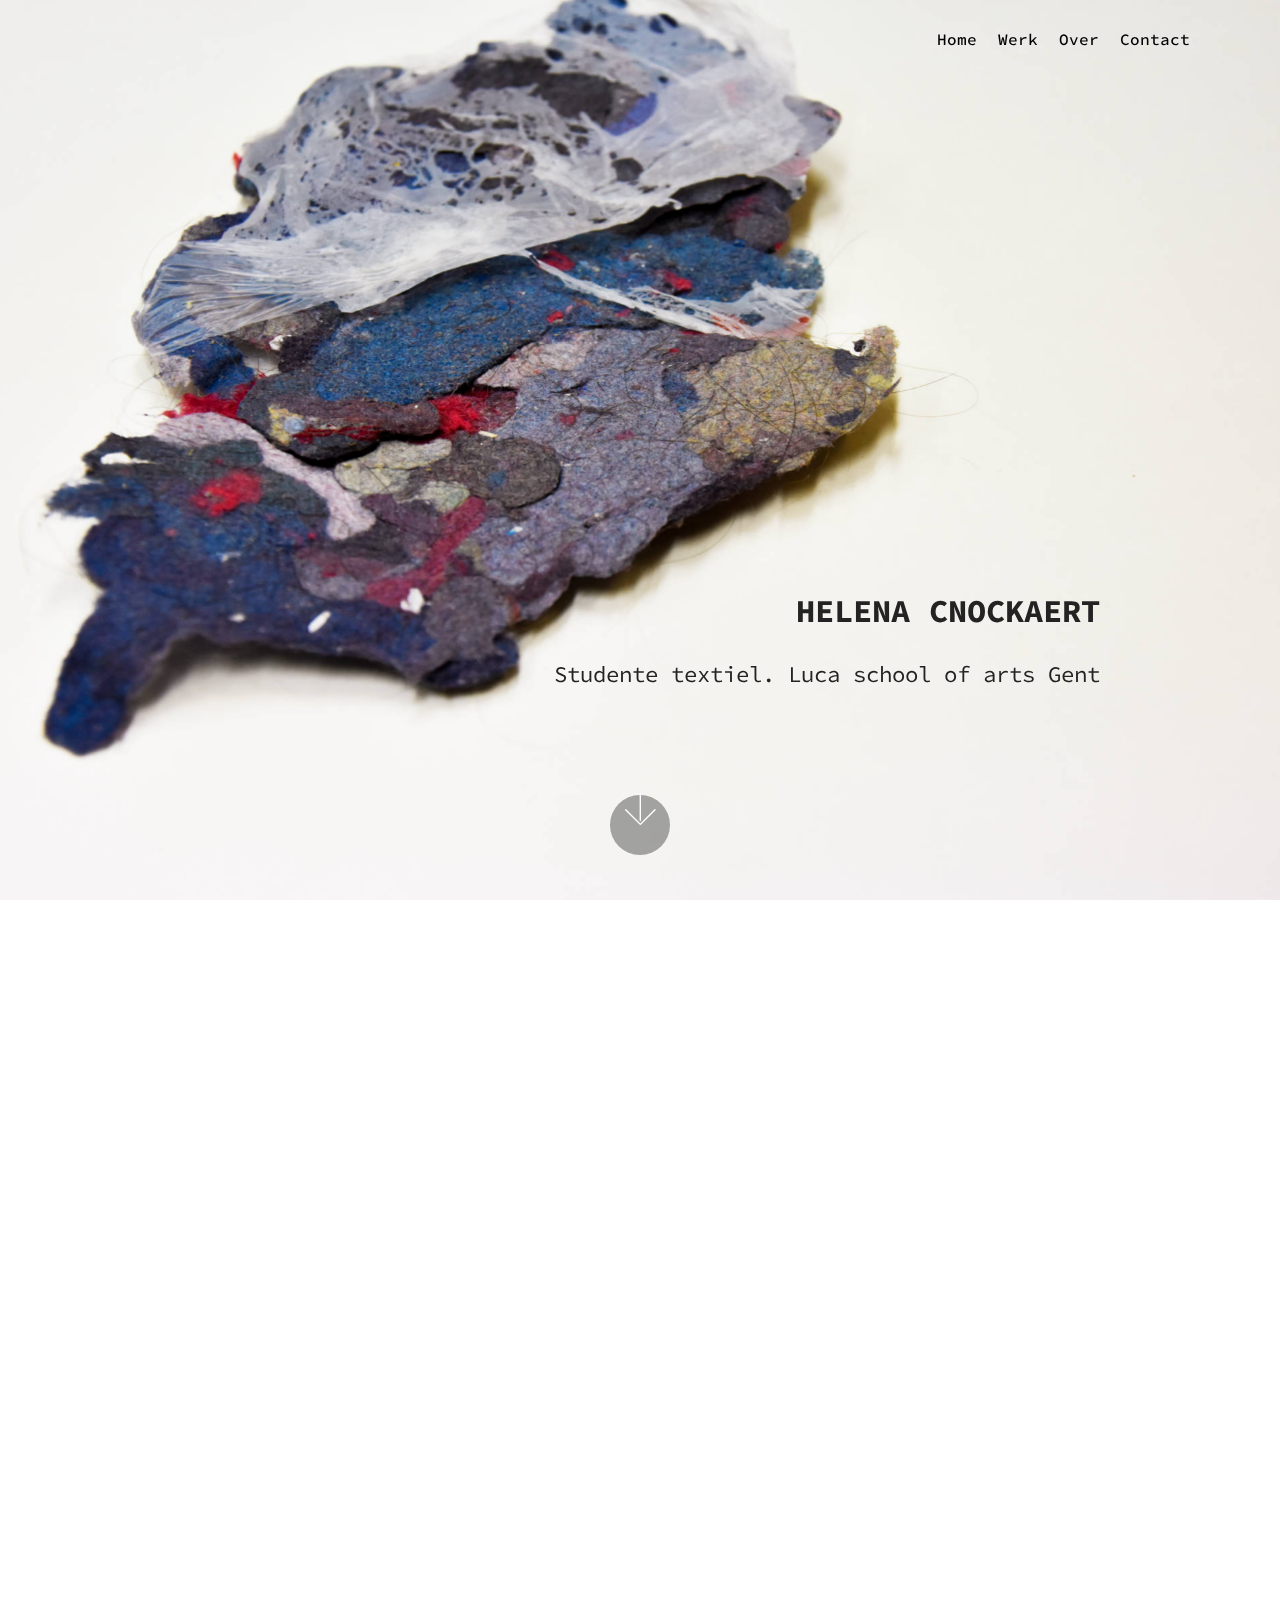
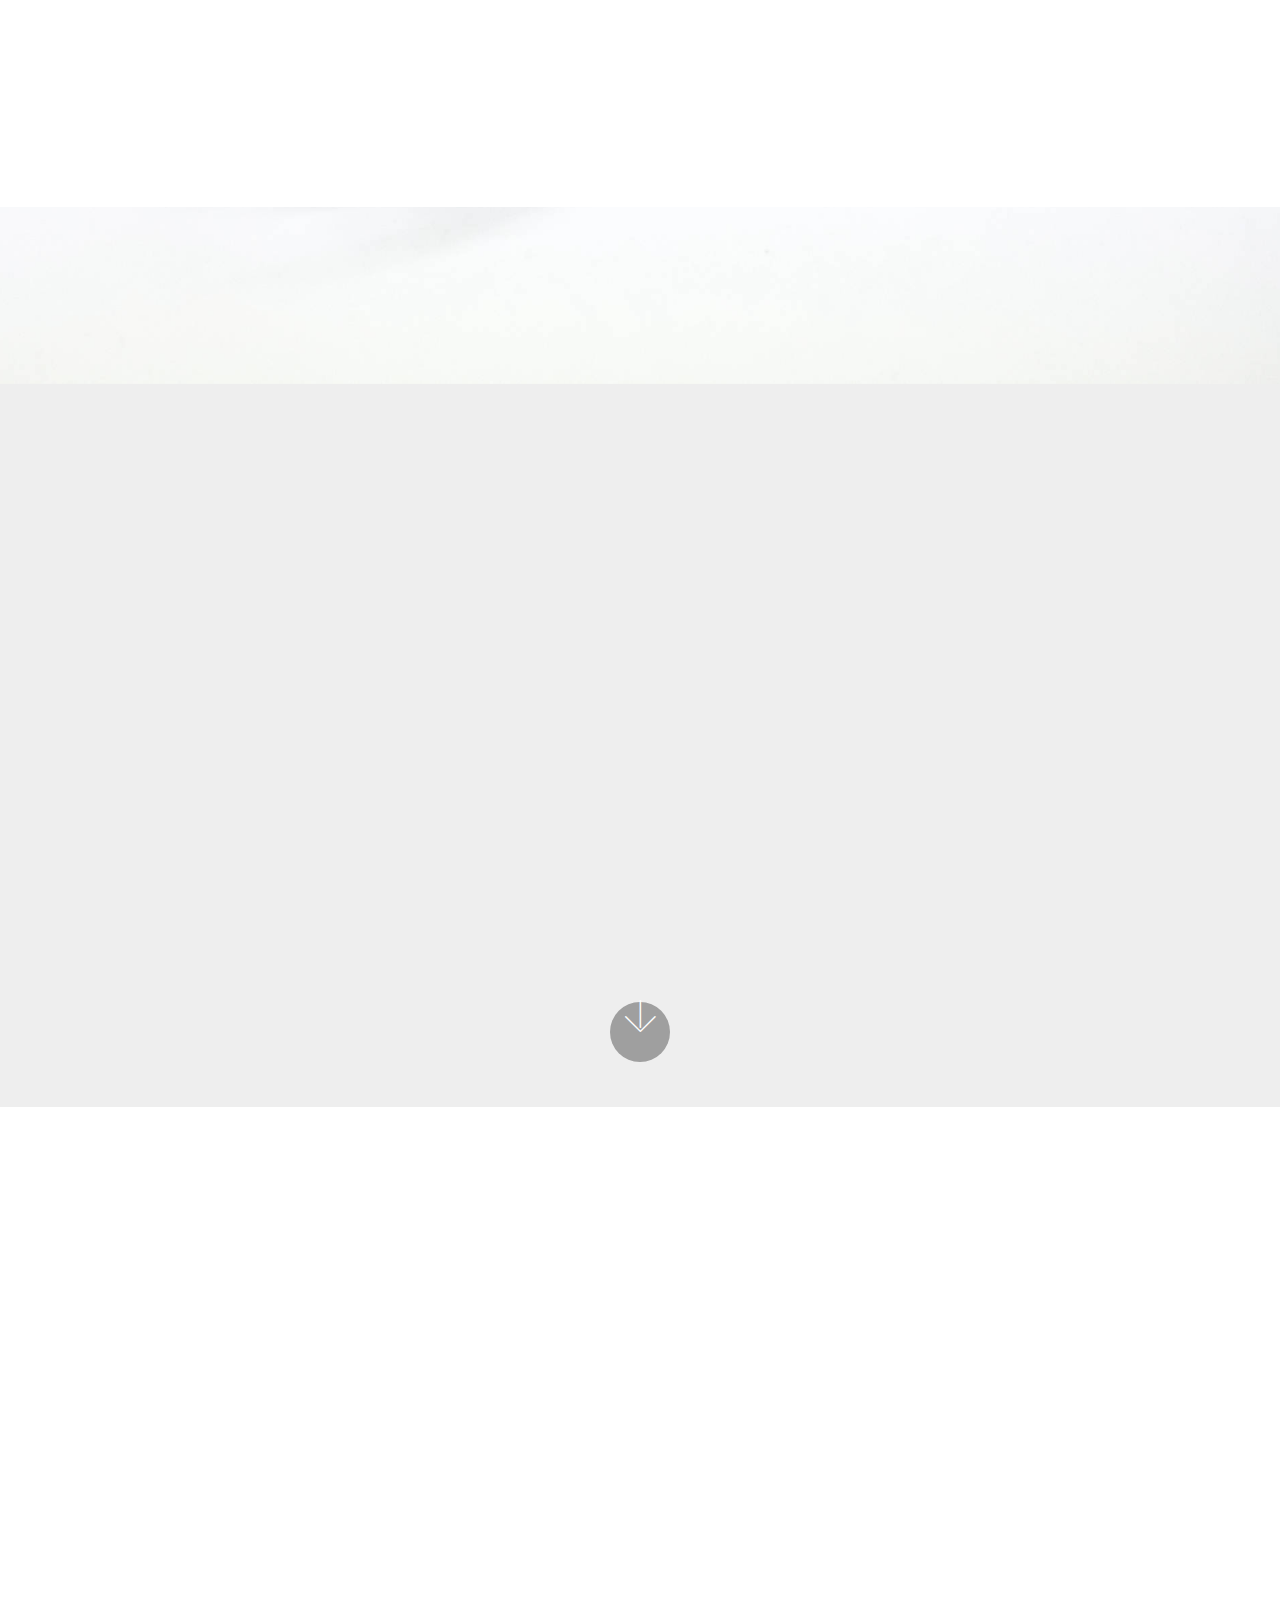
<file: index.html>
<!DOCTYPE html>
<html >
<head>
  <!-- Site made with Mobirise Website Builder v4.8.6, https://mobirise.com -->
  <meta charset="UTF-8">
  <meta http-equiv="X-UA-Compatible" content="IE=edge">
  <meta name="generator" content="Mobirise v4.8.6, mobirise.com">
  <meta name="viewport" content="width=device-width, initial-scale=1, minimum-scale=1">
  <link rel="shortcut icon" href="assets/images/logo2.png" type="image/x-icon">
  <meta name="description" content="">
  <title>Home</title>
  <link rel="stylesheet" href="assets/web/assets/mobirise-icons/mobirise-icons.css">
  <link rel="stylesheet" href="assets/tether/tether.min.css">
  <link rel="stylesheet" href="assets/bootstrap/css/bootstrap.min.css">
  <link rel="stylesheet" href="assets/bootstrap/css/bootstrap-grid.min.css">
  <link rel="stylesheet" href="assets/bootstrap/css/bootstrap-reboot.min.css">
  <link rel="stylesheet" href="assets/animatecss/animate.min.css">
  <link rel="stylesheet" href="assets/dropdown/css/style.css">
  <link rel="stylesheet" href="assets/theme/css/style.css">
  <link rel="stylesheet" href="assets/mobirise/css/mbr-additional.css" type="text/css">
  
  
  
</head>
<body>
  <section class="menu cid-r9nQNrh56o" once="menu" id="menu2-20">

    

    <nav class="navbar navbar-expand beta-menu navbar-dropdown align-items-center navbar-toggleable-sm bg-color transparent">
        <button class="navbar-toggler navbar-toggler-right" type="button" data-toggle="collapse" data-target="#navbarSupportedContent" aria-controls="navbarSupportedContent" aria-expanded="false" aria-label="Toggle navigation">
            <div class="hamburger">
                <span></span>
                <span></span>
                <span></span>
                <span></span>
            </div>
        </button>
        <div class="menu-logo">
            <div class="navbar-brand">
                
                
            </div>
        </div>
        <div class="collapse navbar-collapse" id="navbarSupportedContent">
            <ul class="navbar-nav nav-dropdown nav-right navbar-nav-top-padding" data-app-modern-menu="true"><li class="nav-item">
                    <a class="nav-link link text-black display-4" href="index.html">Home</a>
                </li>
                <li class="nav-item">
                    <a class="nav-link link text-black display-4" href="werk.html">Werk</a>
                </li><li class="nav-item"><a class="nav-link link text-black display-4" href="werk.html">Over</a></li><li class="nav-item"><a class="nav-link link text-black display-4" href="werk.html">Contact</a></li></ul>
            
        </div>
    </nav>
</section>

<section class="engine"><a href="https://mobirise.info/r">bootstrap templates</a></section><section class="cid-qTkA127IK8 mbr-fullscreen mbr-parallax-background" id="header2-1">

    

    

    <div class="container align-center">
        <div class="row justify-content-md-center">
            <div class="mbr-white col-md-10">
                
                <h3 class="mbr-section-subtitle align-center mbr-light pb-3 mbr-fonts-style display-2"><strong><br></strong><br><br><br><br><br>&nbsp; &nbsp;<br><br><br><br><strong>HELENA CNOCKAERT</strong></h3>
                <p class="mbr-text pb-3 mbr-fonts-style display-5">&nbsp; Studente textiel. Luca school of arts Gent</p>
                
            </div>
        </div>
    </div>
    <div class="mbr-arrow hidden-sm-down" aria-hidden="true">
        <a href="#next">
            <i class="mbri-down mbr-iconfont"></i>
        </a>
    </div>
</section>

<section class="header4 cid-r96oqE47Rv" id="header4-7">

    

    

    <div class="container">
        <div class="row justify-content-md-center">
            <div class="media-content col-md-10">
                <h1 class="mbr-section-title align-center mbr-white pb-3 mbr-bold mbr-fonts-style display-1"><br><br><br>HELENA CNOCKAERT</h1>
                <h3 class="mbr-section-subtitle align-center mbr-white mbr-light pb-3 mbr-fonts-style display-2">Textiel student. Luca school of arts Gent</h3>
                <div class="mbr-text align-center mbr-white pb-3">
                    
                </div>
                
            </div>
            <div class="mbr-figure pt-5">
                <img src="assets/images/dsc-18-1368x912.jpg" alt="Mobirise" title="" style="width: 65%;">
            </div>
        </div>
    </div>
</section>

<section class="cid-r96vYLtDlh mbr-fullscreen mbr-parallax-background" id="header2-d">

    

    

    <div class="container align-center">
        <div class="row justify-content-md-center">
            <div class="mbr-white col-md-10">
                <h1 class="mbr-section-title mbr-bold pb-3 mbr-fonts-style display-1"><br><br><br><br><br><br><br><br><br></h1>
                <h3 class="mbr-section-subtitle align-center mbr-light pb-3 mbr-fonts-style display-2"><strong><br></strong><br><strong>&nbsp; &nbsp; HELENA CNOCKAERT</strong></h3>
                <p class="mbr-text pb-3 mbr-fonts-style display-5">&nbsp; Studenten textiel Luca school of arts Gent</p>
                
            </div>
        </div>
    </div>
    <div class="mbr-arrow hidden-sm-down" aria-hidden="true">
        <a href="#next">
            <i class="mbri-down mbr-iconfont"></i>
        </a>
    </div>
</section>

<section class="header14 cid-r96eAsneTE mbr-fullscreen" id="header14-5">

    

    

    <div class="container">
        <div class="media-container-row">

            <div class="mbr-figure" style="width: 100%;">
                <img src="assets/images/dsc-01251-recovered-778x519.jpg" alt="Mobirise" title="">
            </div>

            <div class="media-content">
                
                <h3 class="mbr-section-subtitle align-left  mbr-light pb-3 mbr-white mbr-fonts-style display-2">Over</h3>
                <div class="mbr-section-text  pb-3 ">
                    <p class="mbr-text align-left mbr-white mbr-fonts-style display-7"><br>°1999<br><br>Onderzoek. Structuur. Expressie<br><br>Textile seems to take someone’s essence and comes to stand for that individual. (Beverly Gordon)<br><br><br>- Studeert momenteel Textielontwerp aan Luca School of Arts<br>- Studeerde Beeldende kunsten aan Heilige Familie in Ieper<br><br><br></p>
                </div>

                <div class="media-container-column" data-form-type="formoid">
                    <div data-form-alert="" hidden="">Bedankt om het formulier in te vullen!</div>
                    <form class="form-inline" action="https://mobirise.com/" method="post" data-form-title="Mobirise Form">
                        <input type="hidden" value="v5fmkYBEHfP0JZ9q195UHcEJ82e6RWXsuE1SeQSx9/JpJm4qqT39lPdMTIDIvmC1PSd8pKOgv9TvvYkxOLe81ZOgC10CQgdGBDDHfdYW20j5y+t3qOE3ccj9E3TNS5Kc" data-form-email="true">
                        <div class="form-group">
                            <input type="email" class="form-control input-sm input-inverse" name="email" required="" data-form-field="Email" placeholder="Email" id="email-header14-5">
                        </div>
                        
                    </form>
                </div>
            </div>
        </div>
    </div>
</section>


  <script src="assets/web/assets/jquery/jquery.min.js"></script>
  <script src="assets/popper/popper.min.js"></script>
  <script src="assets/tether/tether.min.js"></script>
  <script src="assets/bootstrap/js/bootstrap.min.js"></script>
  <script src="assets/smoothscroll/smooth-scroll.js"></script>
  <script src="assets/parallax/jarallax.min.js"></script>
  <script src="assets/viewportchecker/jquery.viewportchecker.js"></script>
  <script src="assets/dropdown/js/script.min.js"></script>
  <script src="assets/touchswipe/jquery.touch-swipe.min.js"></script>
  <script src="assets/theme/js/script.js"></script>
  <script src="assets/formoid/formoid.min.js"></script>
  
  
  <input name="animation" type="hidden">
   <div id="scrollToTop" class="scrollToTop mbr-arrow-up"><a style="text-align: center;"><i></i></a></div>
  </body>
</html>
</file>
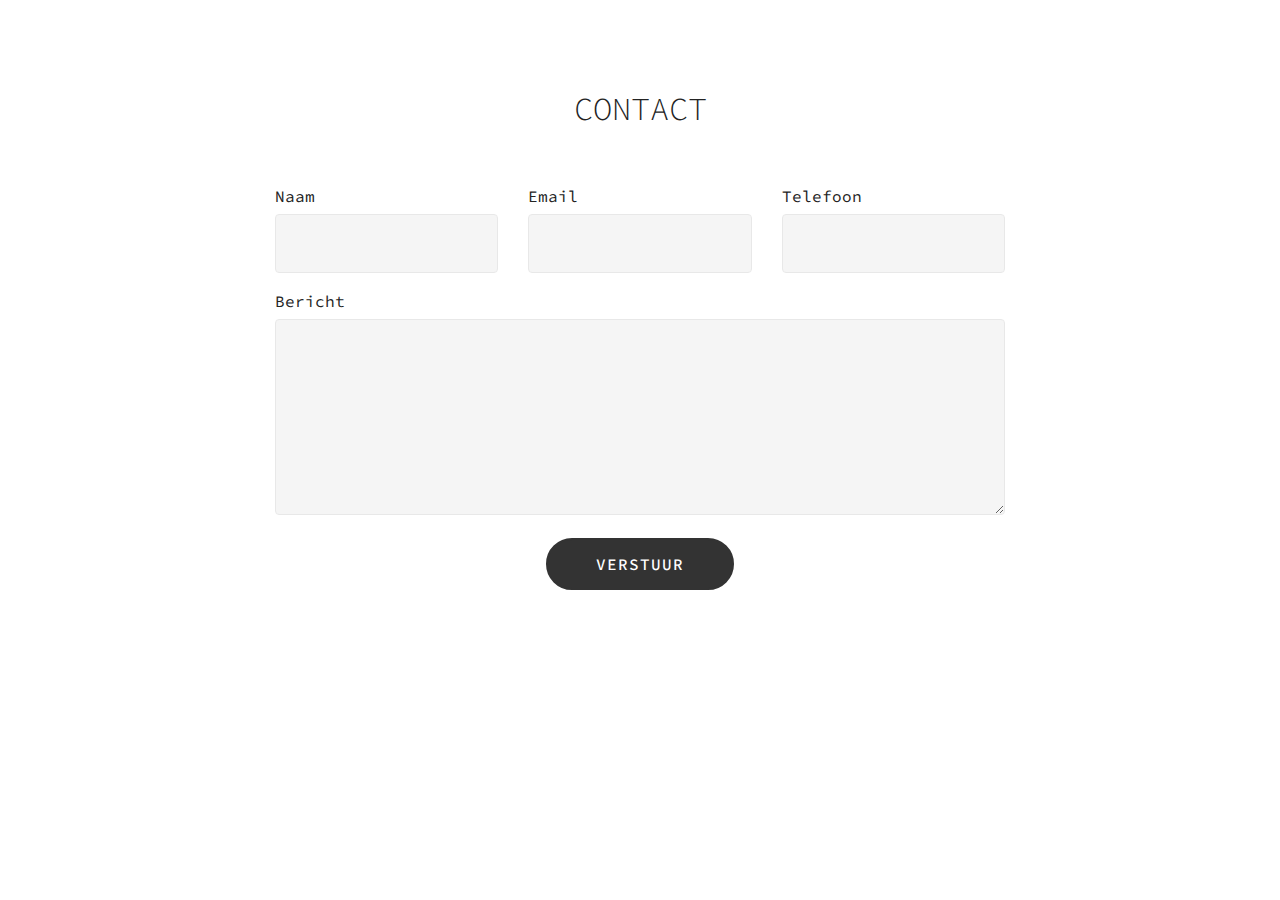
<file: contact.html>
<!DOCTYPE html>
<html >
<head>
  <!-- Site made with Mobirise Website Builder v4.8.6, https://mobirise.com -->
  <meta charset="UTF-8">
  <meta http-equiv="X-UA-Compatible" content="IE=edge">
  <meta name="generator" content="Mobirise v4.8.6, mobirise.com">
  <meta name="viewport" content="width=device-width, initial-scale=1, minimum-scale=1">
  <link rel="shortcut icon" href="assets/images/logo2.png" type="image/x-icon">
  <meta name="description" content="Website Builder Description">
  <title>Contact</title>
  <link rel="stylesheet" href="assets/tether/tether.min.css">
  <link rel="stylesheet" href="assets/bootstrap/css/bootstrap.min.css">
  <link rel="stylesheet" href="assets/bootstrap/css/bootstrap-grid.min.css">
  <link rel="stylesheet" href="assets/bootstrap/css/bootstrap-reboot.min.css">
  <link rel="stylesheet" href="assets/animatecss/animate.min.css">
  <link rel="stylesheet" href="assets/theme/css/style.css">
  <link rel="stylesheet" href="assets/mobirise/css/mbr-additional.css" type="text/css">
  
  
  
</head>
<body>
  <section class="mbr-section form1 cid-r97Rhrt4fd" id="form1-1b">

    

    
    <div class="container">
        <div class="row justify-content-center">
            <div class="title col-12 col-lg-8">
                <h2 class="mbr-section-title align-center pb-3 mbr-fonts-style display-2">
                    CONTACT</h2>
                
            </div>
        </div>
    </div>
    <div class="container">
        <div class="row justify-content-center">
            <div class="media-container-column col-lg-8" data-form-type="formoid">
                    <div data-form-alert="" hidden="">
                        Bedankt om het formulier in te vullen!
                    </div>
            
                    <form class="mbr-form" action="https://mobirise.com/" method="post" data-form-title="Mobirise Form"><input type="hidden" name="email" data-form-email="true" value="d/As92t8RvPDGVdHKJBlGRfXkOO02sh8UqH6VhBpe5pff/4URD31/HD18icV+Mlu8JNdj7vwfJwAyV56HcX2gv+L1/QB61crz27DLluR3hKWcchD+brI2kkkstPoPEHl">
                        <div class="row row-sm-offset">
                            <div class="col-md-4 multi-horizontal" data-for="name">
                                <div class="form-group">
                                    <label class="form-control-label mbr-fonts-style display-7" for="name-form1-1b">Naam</label>
                                    <input type="text" class="form-control" name="name" data-form-field="Name" required="" id="name-form1-1b">
                                </div>
                            </div>
                            <div class="col-md-4 multi-horizontal" data-for="email">
                                <div class="form-group">
                                    <label class="form-control-label mbr-fonts-style display-7" for="email-form1-1b">Email</label>
                                    <input type="email" class="form-control" name="email" data-form-field="Email" required="" id="email-form1-1b">
                                </div>
                            </div>
                            <div class="col-md-4 multi-horizontal" data-for="phone">
                                <div class="form-group">
                                    <label class="form-control-label mbr-fonts-style display-7" for="phone-form1-1b">Telefoon</label>
                                    <input type="tel" class="form-control" name="phone" data-form-field="Phone" id="phone-form1-1b">
                                </div>
                            </div>
                        </div>
                        <div class="form-group" data-for="message">
                            <label class="form-control-label mbr-fonts-style display-7" for="message-form1-1b">Bericht</label>
                            <textarea type="text" class="form-control" name="message" rows="7" data-form-field="Message" id="message-form1-1b"></textarea>
                        </div>
            
                        <span class="input-group-btn"><button href="" type="submit" class="btn btn-form btn-black display-4">VERSTUUR</button></span>
                    </form>
            </div>
        </div>
    </div>
</section>


  <section class="engine"><a href="https://mobirise.info/y">free html web templates</a></section><script src="assets/web/assets/jquery/jquery.min.js"></script>
  <script src="assets/popper/popper.min.js"></script>
  <script src="assets/tether/tether.min.js"></script>
  <script src="assets/bootstrap/js/bootstrap.min.js"></script>
  <script src="assets/smoothscroll/smooth-scroll.js"></script>
  <script src="assets/viewportchecker/jquery.viewportchecker.js"></script>
  <script src="assets/theme/js/script.js"></script>
  <script src="assets/formoid/formoid.min.js"></script>
  
  
  <input name="animation" type="hidden">
   <div id="scrollToTop" class="scrollToTop mbr-arrow-up"><a style="text-align: center;"><i></i></a></div>
  </body>
</html>
</file>
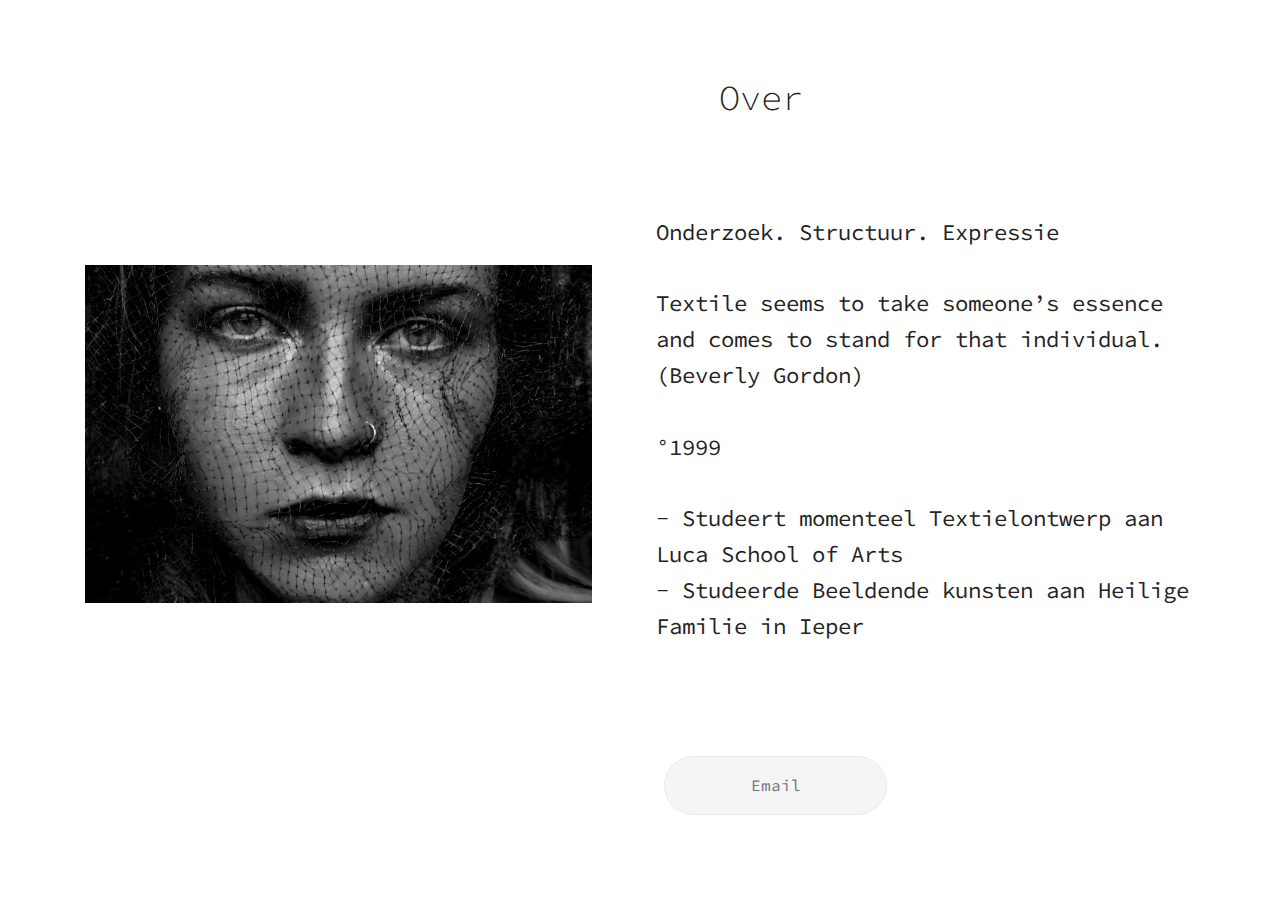
<file: over.html>
<!DOCTYPE html>
<html >
<head>
  <!-- Site made with Mobirise Website Builder v4.8.6, https://mobirise.com -->
  <meta charset="UTF-8">
  <meta http-equiv="X-UA-Compatible" content="IE=edge">
  <meta name="generator" content="Mobirise v4.8.6, mobirise.com">
  <meta name="viewport" content="width=device-width, initial-scale=1, minimum-scale=1">
  <link rel="shortcut icon" href="assets/images/logo2.png" type="image/x-icon">
  <meta name="description" content="Website Builder Description">
  <title>Over</title>
  <link rel="stylesheet" href="assets/tether/tether.min.css">
  <link rel="stylesheet" href="assets/bootstrap/css/bootstrap.min.css">
  <link rel="stylesheet" href="assets/bootstrap/css/bootstrap-grid.min.css">
  <link rel="stylesheet" href="assets/bootstrap/css/bootstrap-reboot.min.css">
  <link rel="stylesheet" href="assets/animatecss/animate.min.css">
  <link rel="stylesheet" href="assets/theme/css/style.css">
  <link rel="stylesheet" href="assets/mobirise/css/mbr-additional.css" type="text/css">
  
  
  
</head>
<body>
  <section class="header14 cid-r97RCBwAFv mbr-fullscreen" id="header14-1c">

    

    

    <div class="container">
        <div class="media-container-row">

            <div class="mbr-figure" style="width: 100%;">
                <img src="assets/images/dsc-01251-recovered-778x519.jpg" alt="Mobirise" title="">
            </div>

            <div class="media-content">
                <h1 class="mbr-section-title pb-3 align-left mbr-white mbr-fonts-style display-1">&nbsp; &nbsp;Over</h1>
                
                <div class="mbr-section-text  pb-3 ">
                    <p class="mbr-text align-left mbr-white mbr-fonts-style display-5"><br><br>Onderzoek. Structuur. Expressie<br><br>Textile seems to take someone’s essence and comes to stand for that individual. (Beverly Gordon)<br><br>°1999<br><br>- Studeert momenteel Textielontwerp aan Luca School of Arts<br>- Studeerde Beeldende kunsten aan Heilige Familie in Ieper<br><br><br></p>
                </div>

                <div class="media-container-column" data-form-type="formoid">
                    <div data-form-alert="" hidden="">Bedankt om het formulier in te vullen!</div>
                    <form class="form-inline" action="https://mobirise.com/" method="post" data-form-title="Mobirise Form">
                        <input type="hidden" value="djbnBzXlFQigxUz/TPJZj+aw62xycbFn2tAozoTLsGJdkhUX55ugFQ+uFDkpU6nbvqjkttVh8ZbB/TRBO38DEAa/4/wKjguDE3lgt4YX6diPu0hSJdKcjQis78Gx2prt" data-form-email="true">
                        <div class="form-group">
                            <input type="email" class="form-control input-sm input-inverse" name="email" required="" data-form-field="Email" placeholder="Email" id="email-header14-1c">
                        </div>
                        
                    </form>
                </div>
            </div>
        </div>
    </div>
</section>


  <section class="engine"><a href="https://mobirise.info/j">website templates</a></section><script src="assets/web/assets/jquery/jquery.min.js"></script>
  <script src="assets/popper/popper.min.js"></script>
  <script src="assets/tether/tether.min.js"></script>
  <script src="assets/bootstrap/js/bootstrap.min.js"></script>
  <script src="assets/smoothscroll/smooth-scroll.js"></script>
  <script src="assets/viewportchecker/jquery.viewportchecker.js"></script>
  <script src="assets/theme/js/script.js"></script>
  <script src="assets/formoid/formoid.min.js"></script>
  
  
  <input name="animation" type="hidden">
   <div id="scrollToTop" class="scrollToTop mbr-arrow-up"><a style="text-align: center;"><i></i></a></div>
  </body>
</html>
</file>
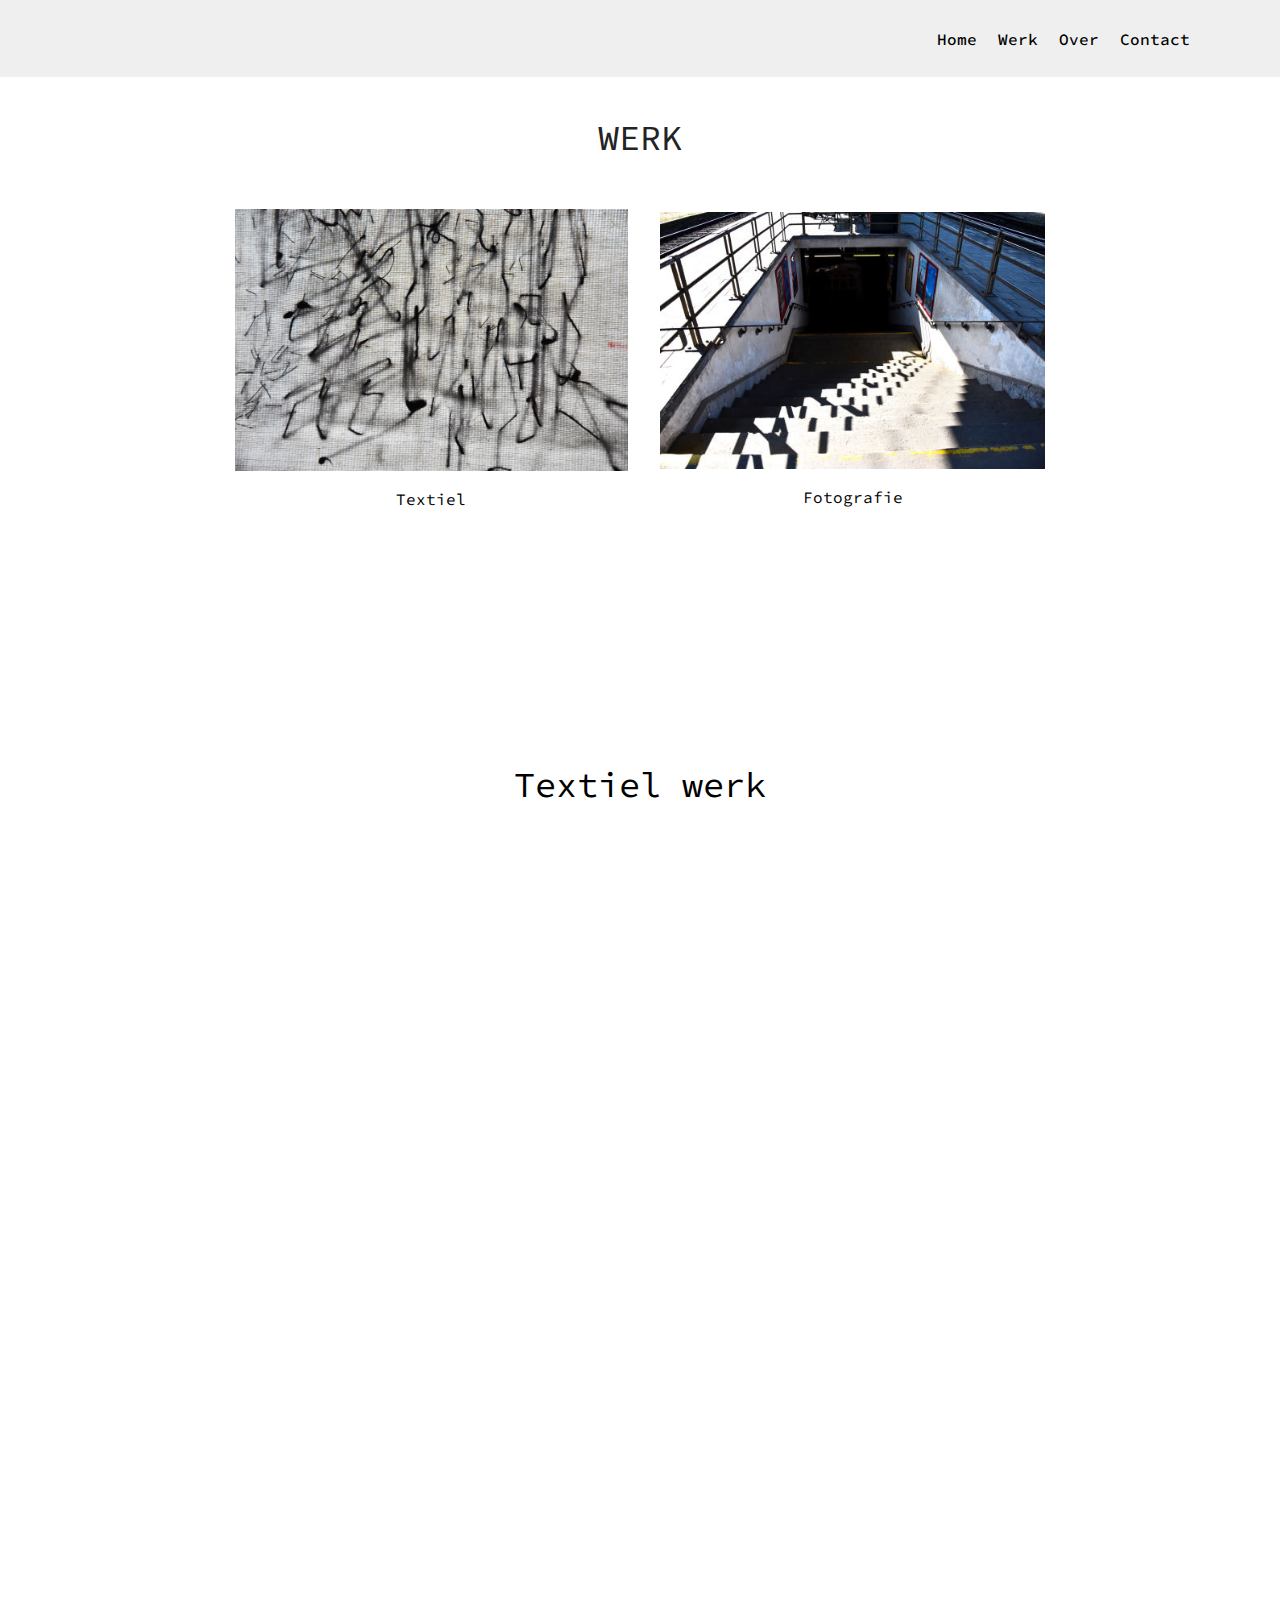
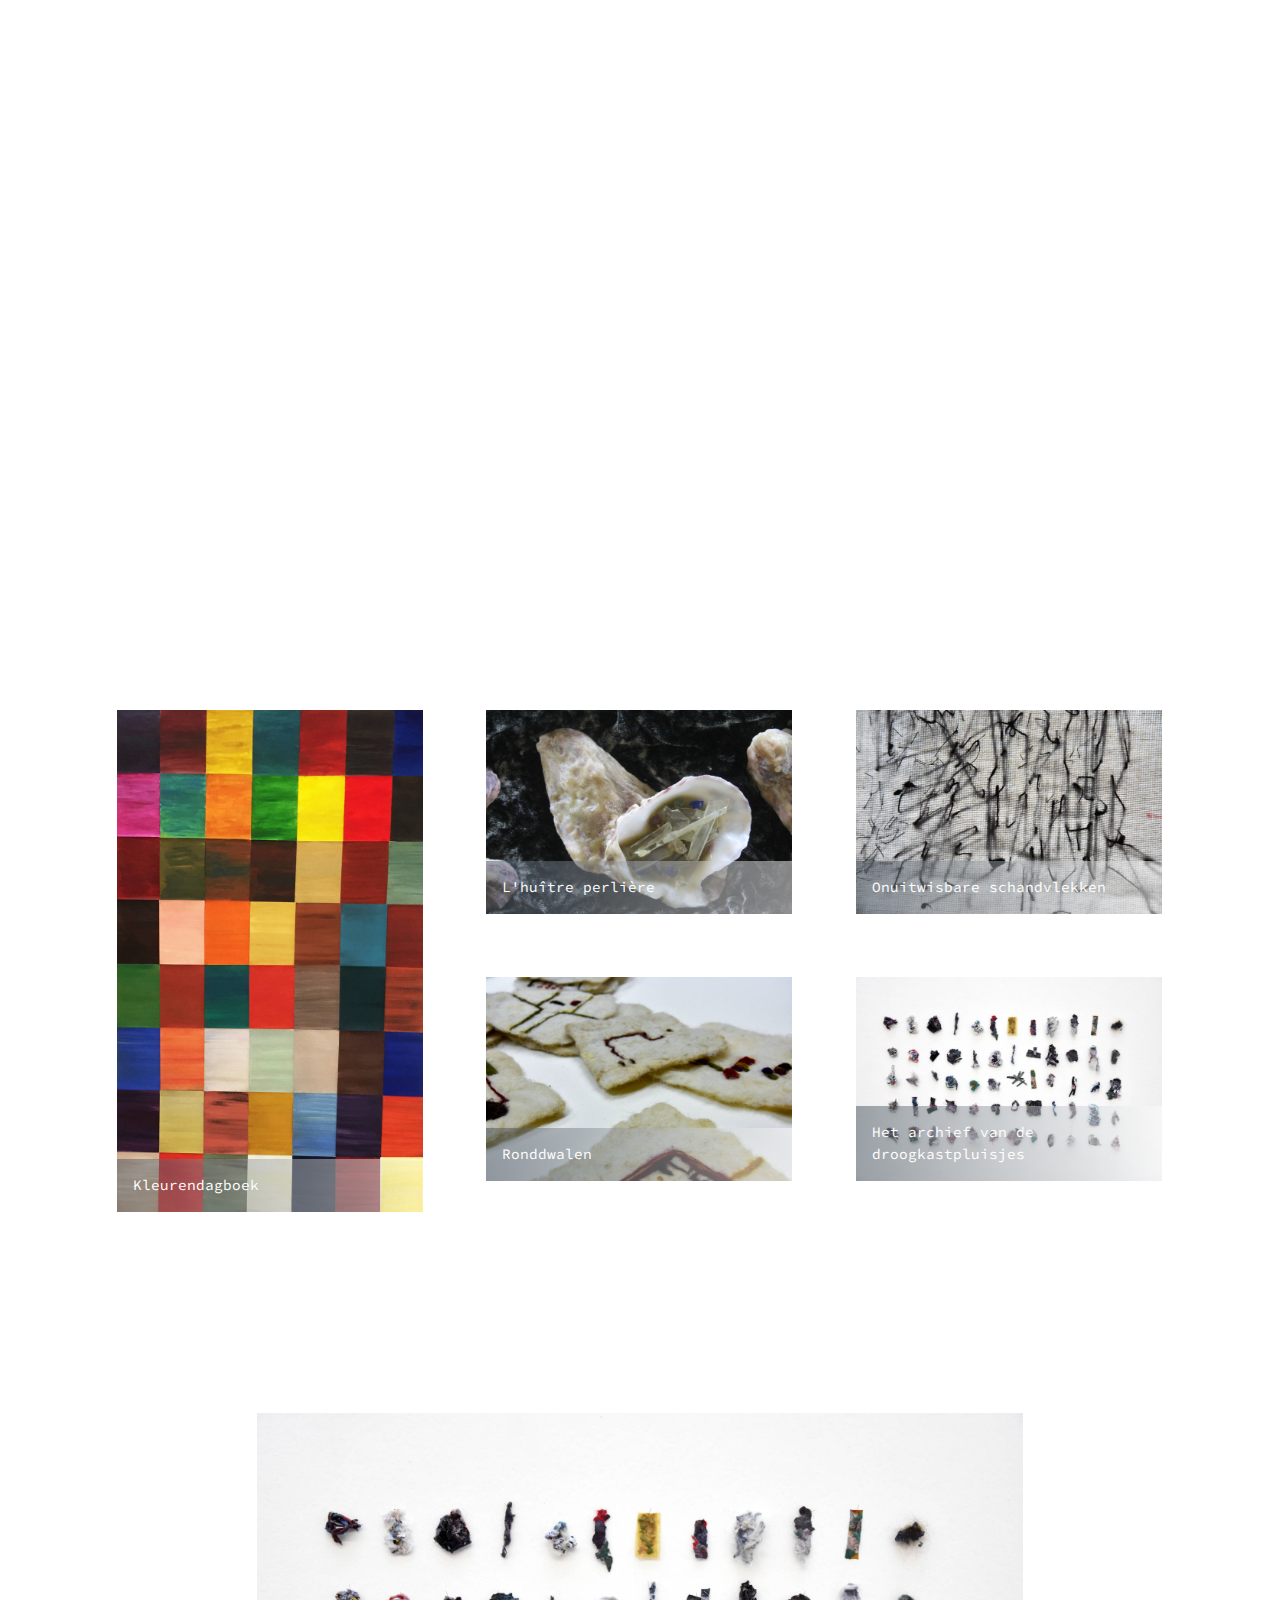
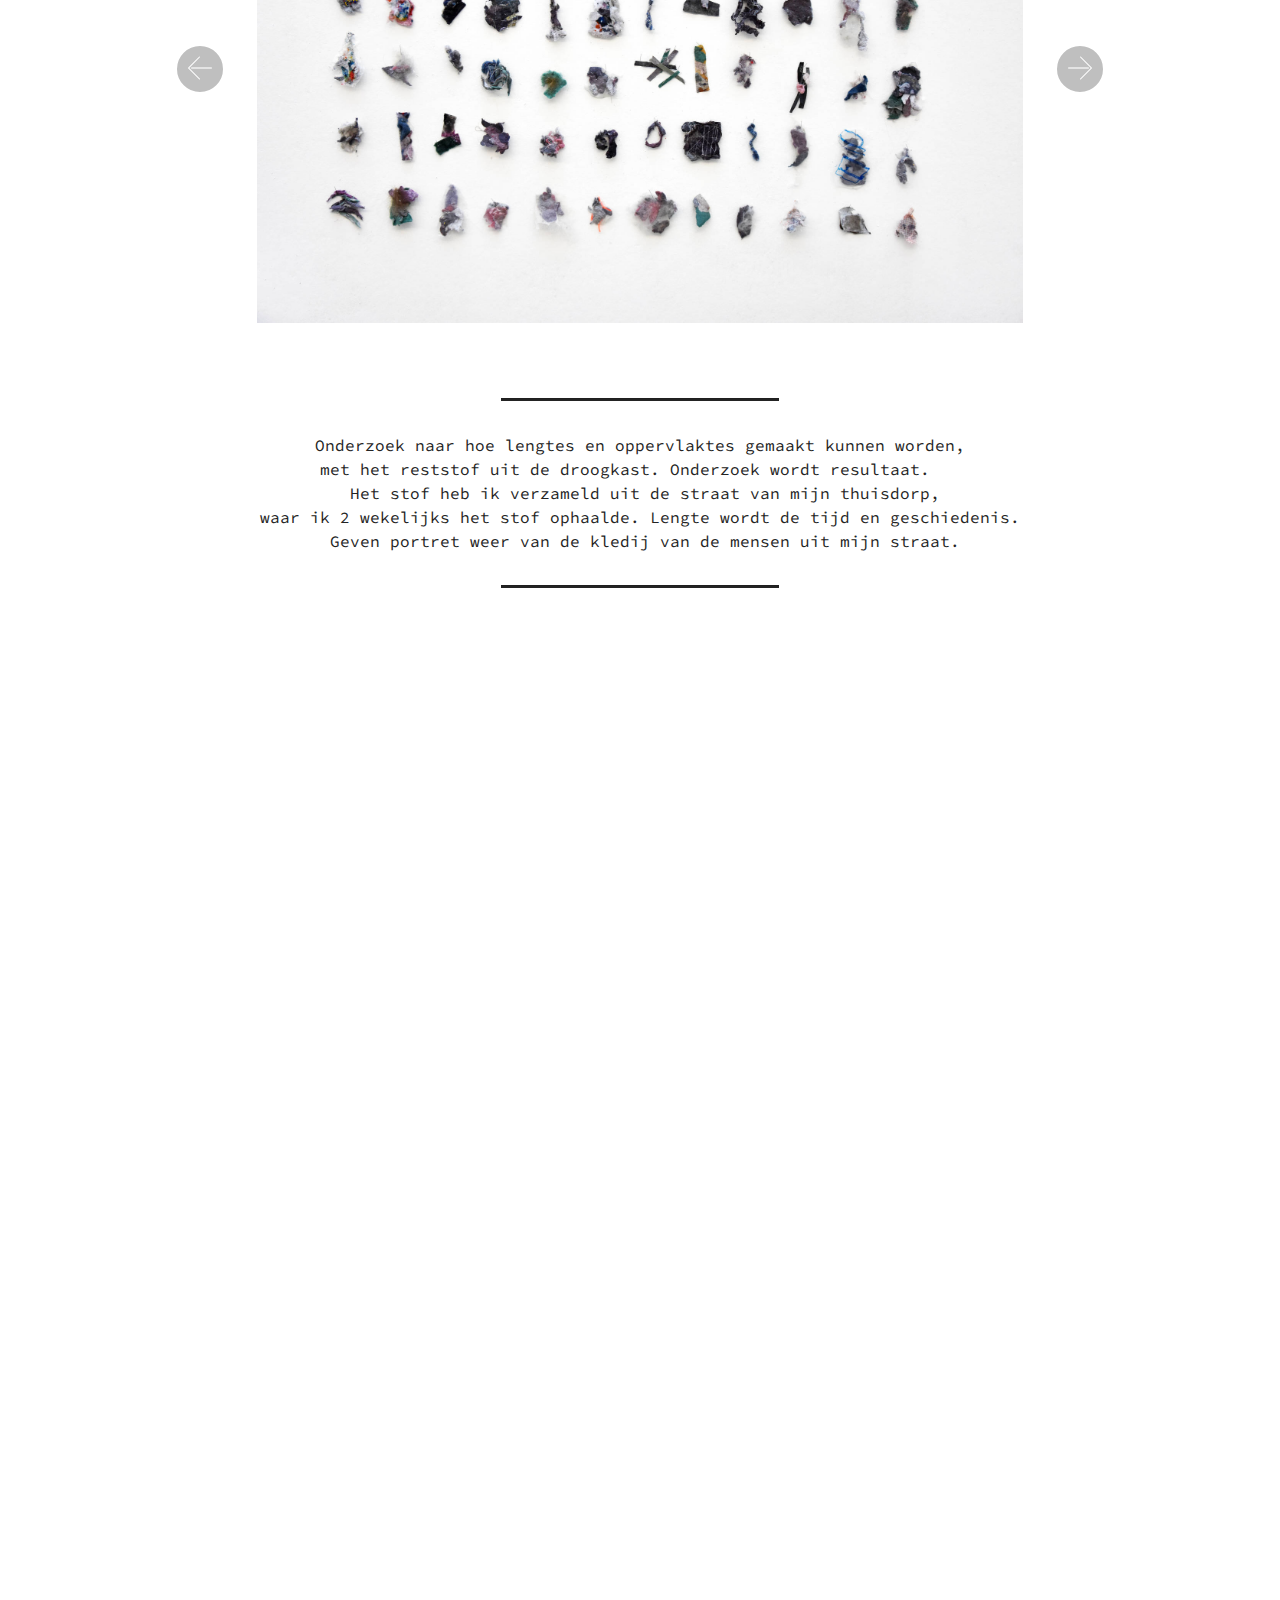
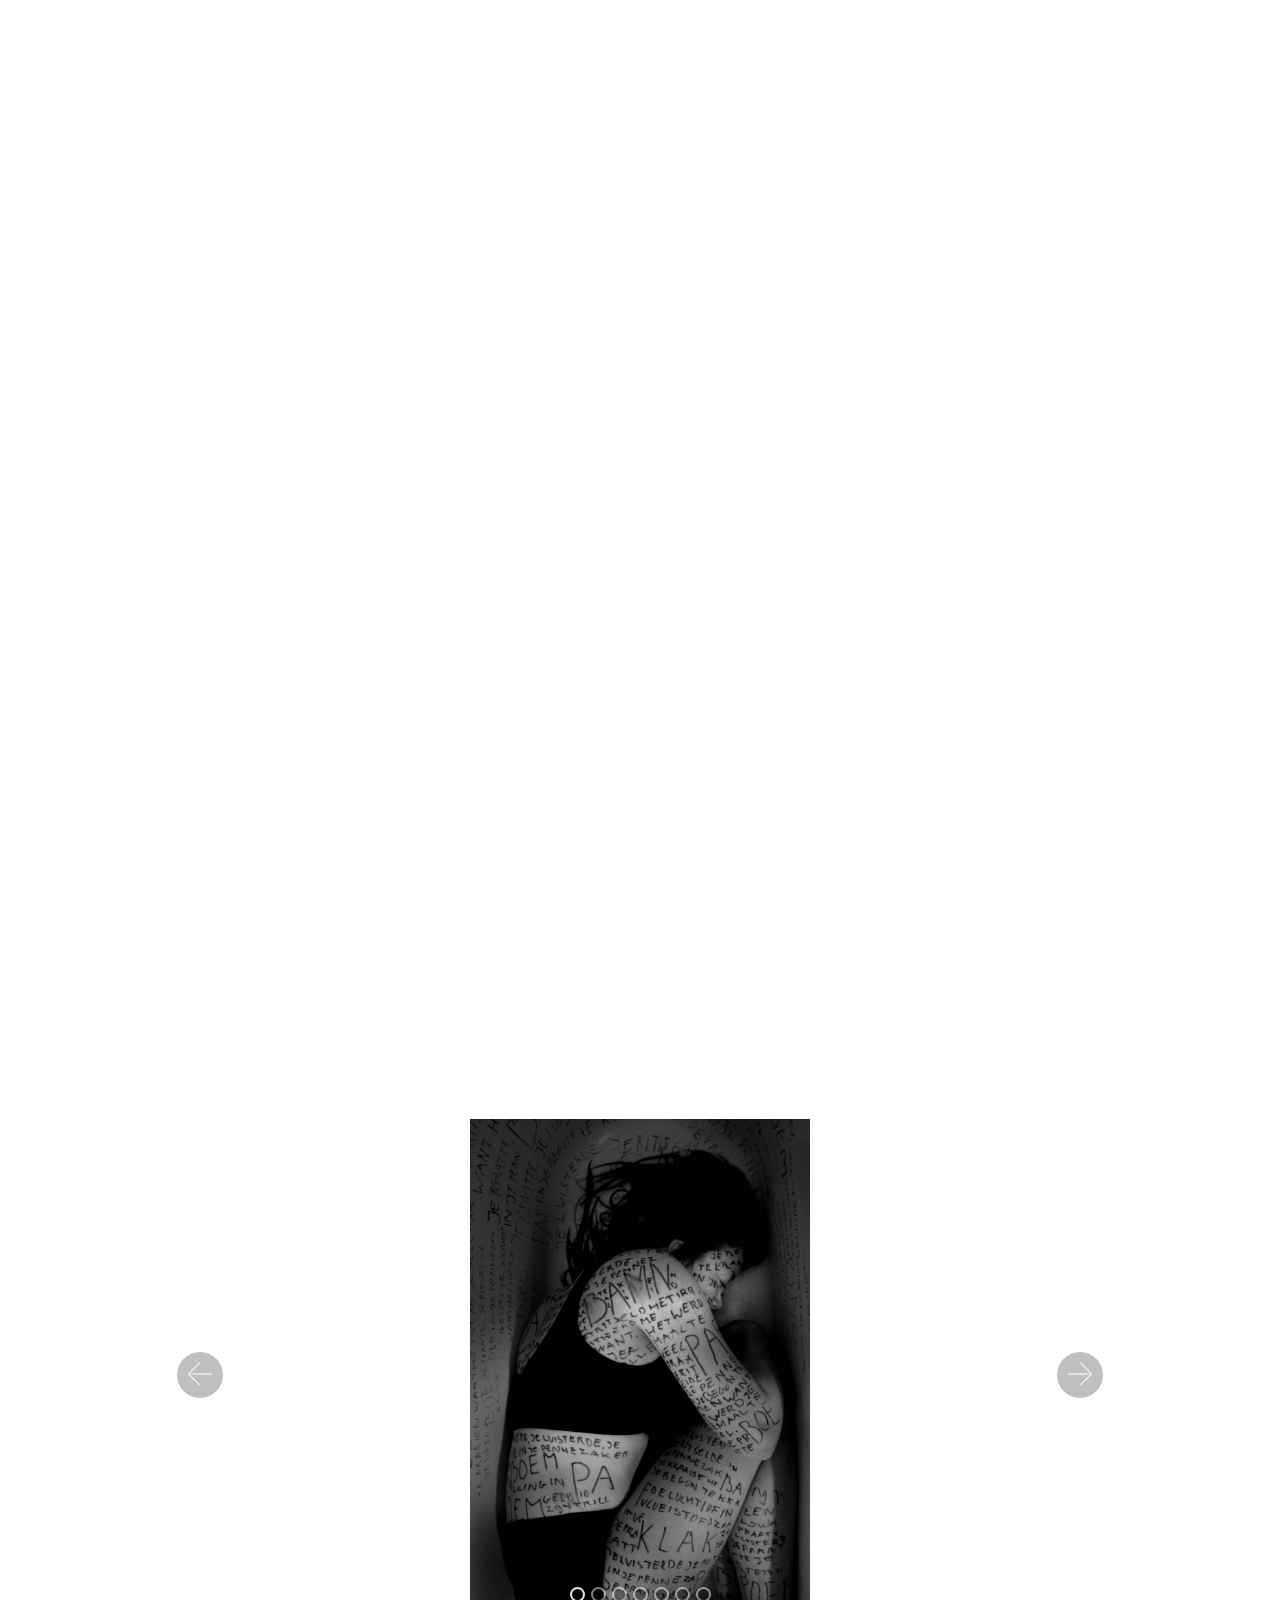
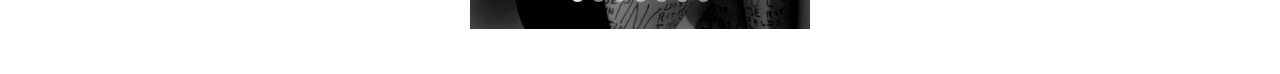
<file: werk.html>
<!DOCTYPE html>
<html >
<head>
  <!-- Site made with Mobirise Website Builder v4.8.6, https://mobirise.com -->
  <meta charset="UTF-8">
  <meta http-equiv="X-UA-Compatible" content="IE=edge">
  <meta name="generator" content="Mobirise v4.8.6, mobirise.com">
  <meta name="viewport" content="width=device-width, initial-scale=1, minimum-scale=1">
  <link rel="shortcut icon" href="assets/images/logo2.png" type="image/x-icon">
  <meta name="description" content="Web Site Builder Description">
  <title>Werk</title>
  <link rel="stylesheet" href="assets/web/assets/mobirise-icons/mobirise-icons.css">
  <link rel="stylesheet" href="assets/tether/tether.min.css">
  <link rel="stylesheet" href="assets/bootstrap/css/bootstrap.min.css">
  <link rel="stylesheet" href="assets/bootstrap/css/bootstrap-grid.min.css">
  <link rel="stylesheet" href="assets/bootstrap/css/bootstrap-reboot.min.css">
  <link rel="stylesheet" href="assets/animatecss/animate.min.css">
  <link rel="stylesheet" href="assets/dropdown/css/style.css">
  <link rel="stylesheet" href="assets/theme/css/style.css">
  <link rel="stylesheet" href="assets/gallery/style.css">
  <link rel="stylesheet" href="assets/mobirise/css/mbr-additional.css" type="text/css">
  
  
  
</head>
<body>
  <section class="menu cid-r97T3PBkom" once="menu" id="menu2-1f">

    

    <nav class="navbar navbar-expand beta-menu navbar-dropdown align-items-center navbar-fixed-top navbar-toggleable-sm">
        <button class="navbar-toggler navbar-toggler-right" type="button" data-toggle="collapse" data-target="#navbarSupportedContent" aria-controls="navbarSupportedContent" aria-expanded="false" aria-label="Toggle navigation">
            <div class="hamburger">
                <span></span>
                <span></span>
                <span></span>
                <span></span>
            </div>
        </button>
        <div class="menu-logo">
            <div class="navbar-brand">
                
                
            </div>
        </div>
        <div class="collapse navbar-collapse" id="navbarSupportedContent">
            <ul class="navbar-nav nav-dropdown nav-right navbar-nav-top-padding" data-app-modern-menu="true"><li class="nav-item">
                    <a class="nav-link link text-black display-4" href="index.html">Home</a>
                </li>
                <li class="nav-item">
                    <a class="nav-link link text-black display-4" href="werk.html">Werk</a>
                </li><li class="nav-item"><a class="nav-link link text-black display-4" href="werk.html">Over</a></li><li class="nav-item"><a class="nav-link link text-black display-4" href="werk.html">Contact</a></li></ul>
            
        </div>
    </nav>
</section>

<section class="engine"><a href="https://mobirise.info/h">how to create your own web page</a></section><section class="mbr-section content5 cid-r97kM2FGUt" id="content5-k">

    

    

    <div class="container">
        <div class="media-container-row">
            <div class="title col-12 col-md-8">
                <h2 class="align-center mbr-bold mbr-white pb-3 mbr-fonts-style display-1"><span style="font-weight: normal;">WERK</span></h2>
                
                
                
            </div>
        </div>
    </div>
</section>

<section class="cid-r97li6Cye7" id="content13-l">
    
    <div class="container">
            <div class="media-container-row" style="width: 73%;">
                <div class="img-item item1" style="width: 106%;">
                    <img src="assets/images/dsc-221-924x616.jpg" alt="" title="">
                    <div class="img-caption">
                        <p class="mbr-fonts-style align-center mbr-black display-7">Textiel</p>
                    </div>
                </div>
                <div class="img-item">
                    <img src="assets/images/dsc-0249kopie-478x319.jpg" alt="" title="">
                    <div class="img-caption">
                        <p class="mbr-fonts-style align-center mbr-black display-7">Fotografie</p>
                    </div>
                </div>
            </div>
    </div>
</section>

<section class="mbr-section content5 cid-r97mviGJQ6" id="content5-m">

    

    

    <div class="container">
        <div class="media-container-row">
            <div class="title col-12 col-md-8">
                <h2 class="align-center mbr-bold mbr-white pb-3 mbr-fonts-style display-1"><span style="font-weight: normal;">Textiel werk</span></h2>
                
                
                
            </div>
        </div>
    </div>
</section>

<section class="cid-r97mE1Jx58" id="content13-n">
    
    <div class="container">
            <div class="media-container-row" style="width: 66%;">
                <div class="img-item item1" style="width: 106%;">
                    <img src="assets/images/dsc-221-924x616.jpg" alt="" title="">
                    <div class="img-caption">
                        <p class="mbr-fonts-style align-center mbr-black display-7">Autonoom</p>
                    </div>
                </div>
                <div class="img-item">
                    <img src="assets/images/dsc-409-478x319.jpg" alt="" title="">
                    <div class="img-caption">
                        <p class="mbr-fonts-style align-center mbr-black display-7">Toegepast</p>
                    </div>
                </div>
            </div>
    </div>
</section>

<section class="mbr-section content5 cid-r97mOqiaX3" id="content5-o">

    

    

    <div class="container">
        <div class="media-container-row">
            <div class="title col-12 col-md-8">
                <h2 class="align-center mbr-bold mbr-white pb-3 mbr-fonts-style display-1"><span style="font-weight: normal;">Toegepast</span></h2>
                
                
                
            </div>
        </div>
    </div>
</section>

<section class="features17 cid-r97qTvL2rW" id="features17-w">
    
    

    
    <div class="container-fluid">
        <div class="media-container-row">
            <div class="card p-3 col-12 col-md-6 col-lg-3">
                <div class="card-wrapper">
                    <div class="card-img">
                        <img src="assets/images/dsc-409-642x428.jpg" alt="Mobirise" title="">
                    </div>
                    <div class="card-box">
                        
                        <p class="mbr-text mbr-fonts-style display-7">&nbsp;Geborduurde tas met eigen illustratie</p>
                    </div>
                </div>
            </div>

            <div class="card p-3 col-12 col-md-6 col-lg-3">
                <div class="card-wrapper">
                    <div class="card-img">
                        <img src="assets/images/dsc-521-642x963.jpg" alt="Mobirise" title="">
                    </div>
                    <div class="card-box">
                        
                        <p class="mbr-text mbr-fonts-style display-7">Geborduurde collage op tas</p>
                    </div>
                </div>
            </div>

            <div class="card p-3 col-12 col-md-6 col-lg-3">
                <div class="card-wrapper">
                    <div class="card-img">
                        <img src="assets/images/dsc-392-642x428.jpg" alt="Mobirise" title="">
                    </div>
                    <div class="card-box">
                        
                        <p class="mbr-text mbr-fonts-style display-7">Zelfportret op trui</p>
                    </div>
                </div>
            </div>

            <div class="card p-3 col-12 col-md-6 col-lg-3">
                <div class="card-wrapper">
                    <div class="card-img">
                        <img src="assets/images/18fadea4-45ce-4e7d-8240-9c03273368c0-642x757.jpg" alt="Mobirise" title="">
                    </div>
                    <div class="card-box">
                        
                        <p class="mbr-text mbr-fonts-style display-7">Huwelijksportret op kussen</p>
                    </div>
                </div>
            </div>
            
            
        </div>
    </div>
</section>

<section class="mbr-section content5 cid-r97wgm3m4e" id="content5-y">

    

    

    <div class="container">
        <div class="media-container-row">
            <div class="title col-12 col-md-8">
                <h2 class="align-center mbr-bold mbr-white pb-3 mbr-fonts-style display-1"><span style="font-weight: normal;">Textiel werk</span></h2>
                <h3 class="mbr-section-subtitle align-center mbr-light mbr-white pb-3 mbr-fonts-style display-5">Autonoom</h3>
                
                
            </div>
        </div>
    </div>
</section>

<section class="mbr-gallery mbr-slider-carousel cid-r97zmlA3OH" id="gallery3-1a">

    

    <div class="container">
        <div><!-- Filter --><!-- Gallery --><div class="mbr-gallery-row"><div class="mbr-gallery-layout-default"><div><div><div class="mbr-gallery-item mbr-gallery-item--p4" data-video-url="false" data-tags="Geweldige"><div href="#lb-gallery3-1a" data-slide-to="0" data-toggle="modal"><img src="assets/images/img-2535kopie-1433x2351-800x1312.jpg" alt="" title=""><span class="icon-focus"></span><span class="mbr-gallery-title mbr-fonts-style display-7">Kleurendagboek</span></div></div><div class="mbr-gallery-item mbr-gallery-item--p4" data-video-url="false" data-tags="Sympathieke"><div href="#lb-gallery3-1a" data-slide-to="1" data-toggle="modal"><img src="assets/images/img-50-2000x1333-800x533.jpg" alt="" title=""><span class="icon-focus"></span><span class="mbr-gallery-title mbr-fonts-style display-7">L'huître perlière</span></div></div><div class="mbr-gallery-item mbr-gallery-item--p4" data-video-url="false" data-tags="Sympathieke"><div href="#lb-gallery3-1a" data-slide-to="2" data-toggle="modal"><img src="assets/images/dsc-222-2000x1333-800x533.jpg" alt="" title=""><span class="icon-focus"></span><span class="mbr-gallery-title mbr-fonts-style display-7">Onuitwisbare schandvlekken</span></div></div><div class="mbr-gallery-item mbr-gallery-item--p4" data-video-url="false" data-tags="Sympathieke"><div href="#lb-gallery3-1a" data-slide-to="3" data-toggle="modal"><img src="assets/images/dsc-465-2000x1333-800x533.jpg" alt="" title=""><span class="icon-focus"></span><span class="mbr-gallery-title mbr-fonts-style display-7">Ronddwalen</span></div></div><div class="mbr-gallery-item mbr-gallery-item--p4" data-video-url="false" data-tags="Geweldige"><div href="#lb-gallery3-1a" data-slide-to="4" data-toggle="modal"><img src="assets/images/dsc-18-2000x1333-800x533.jpg" alt="" title=""><span class="icon-focus"></span><span class="mbr-gallery-title mbr-fonts-style display-7">Het archief van de droogkastpluisjes</span></div></div></div></div><div class="clearfix"></div></div></div><!-- Lightbox --><div data-app-prevent-settings="" class="mbr-slider modal fade carousel slide" tabindex="-1" data-keyboard="true" data-interval="false" id="lb-gallery3-1a"><div class="modal-dialog"><div class="modal-content"><div class="modal-body"><ol class="carousel-indicators"><li data-app-prevent-settings="" data-target="#lb-gallery3-1a" class=" active" data-slide-to="0"></li><li data-app-prevent-settings="" data-target="#lb-gallery3-1a" data-slide-to="1"></li><li data-app-prevent-settings="" data-target="#lb-gallery3-1a" data-slide-to="2"></li><li data-app-prevent-settings="" data-target="#lb-gallery3-1a" data-slide-to="3"></li><li data-app-prevent-settings="" data-target="#lb-gallery3-1a" data-slide-to="4"></li></ol><div class="carousel-inner"><div class="carousel-item active"><img src="assets/images/img-2535kopie-1433x2351.jpg" alt="" title=""></div><div class="carousel-item"><img src="assets/images/img-50-2000x1333.jpg" alt="" title=""></div><div class="carousel-item"><img src="assets/images/dsc-222-2000x1333.jpg" alt="" title=""></div><div class="carousel-item"><img src="assets/images/dsc-465-2000x1333.jpg" alt="" title=""></div><div class="carousel-item"><img src="assets/images/dsc-18-2000x1333.jpg" alt="" title=""></div></div><a class="carousel-control carousel-control-prev" role="button" data-slide="prev" href="#lb-gallery3-1a"><span class="mbri-left mbr-iconfont" aria-hidden="true"></span><span class="sr-only">Previous</span></a><a class="carousel-control carousel-control-next" role="button" data-slide="next" href="#lb-gallery3-1a"><span class="mbri-right mbr-iconfont" aria-hidden="true"></span><span class="sr-only">Next</span></a><a class="close" href="#" role="button" data-dismiss="modal"><span class="sr-only">Close</span></a></div></div></div></div></div>
    </div>

</section>

<section class="mbr-section content5 cid-r97YintSLc" id="content5-1i">

    

    

    <div class="container">
        <div class="media-container-row">
            <div class="title col-12 col-md-8">
                <h2 class="align-center mbr-bold mbr-white pb-3 mbr-fonts-style display-2"><span style="font-weight: normal;">Het archief van de droogkastpluisjes</span></h2>
                <h3 class="mbr-section-subtitle align-center mbr-light mbr-white pb-3 mbr-fonts-style display-5">2017</h3>
                
                
            </div>
        </div>
    </div>
</section>

<section class="carousel slide cid-r97ZfGW9vj" data-interval="false" id="slider2-1m">

    
    <div class="container content-slider">
        <div class="content-slider-wrap">
            <div><div class="mbr-slider slide carousel" data-pause="true" data-keyboard="false" data-ride="false" data-interval="false"><div class="carousel-inner" role="listbox"><div class="carousel-item slider-fullscreen-image active" data-bg-video-slide="false" style="background-image: url(assets/images/dsc-18-2000x1333.jpg);"><div class="container container-slide"><div class="image_wrapper"><img src="assets/images/dsc-18-2000x1333.jpg"><div class="carousel-caption justify-content-center"><div class="col-10 align-center"></div></div></div></div></div><div class="carousel-item slider-fullscreen-image" data-bg-video-slide="false" style="background-image: url(assets/images/dsc-0846kopie-2000x1333.jpg);"><div class="container container-slide"><div class="image_wrapper"><img src="assets/images/dsc-0846kopie-2000x1333.jpg"><div class="carousel-caption justify-content-center"><div class="col-10 align-center"></div></div></div></div></div><div class="carousel-item slider-fullscreen-image" data-bg-video-slide="false" style="background-image: url(assets/images/dsc-0276kopie-2000x1333.jpg);"><div class="container container-slide"><div class="image_wrapper"><img src="assets/images/dsc-0276kopie-2000x1333.jpg"><div class="carousel-caption justify-content-center"><div class="col-10 align-right"></div></div></div></div></div><div class="carousel-item slider-fullscreen-image" data-bg-video-slide="false" style="background-image: url(assets/images/dsc-0362ko-2000x1333.jpg);"><div class="container container-slide"><div class="image_wrapper"><img src="assets/images/dsc-0362ko-2000x1333.jpg"><div class="carousel-caption justify-content-center"><div class="col-10 align-center"></div></div></div></div></div><div class="carousel-item slider-fullscreen-image" data-bg-video-slide="false" style="background-image: url(assets/images/dsc-350-2000x1333.jpg);"><div class="container container-slide"><div class="image_wrapper"><img src="assets/images/dsc-350-2000x1333.jpg"><div class="carousel-caption justify-content-center"><div class="col-10 align-center"></div></div></div></div></div><div class="carousel-item slider-fullscreen-image" data-bg-video-slide="false" style="background-image: url(assets/images/dsc-0182kopie-2000x1333.jpg);"><div class="container container-slide"><div class="image_wrapper"><img src="assets/images/dsc-0182kopie-2000x1333.jpg"><div class="carousel-caption justify-content-center"><div class="col-10 align-right"></div></div></div></div></div></div><a data-app-prevent-settings="" class="carousel-control carousel-control-prev" role="button" data-slide="prev" href="#slider2-1m"><span aria-hidden="true" class="mbri-left mbr-iconfont"></span><span class="sr-only">Previous</span></a><a data-app-prevent-settings="" class="carousel-control carousel-control-next" role="button" data-slide="next" href="#slider2-1m"><span aria-hidden="true" class="mbri-right mbr-iconfont"></span><span class="sr-only">Next</span></a></div></div> 
        </div>
    </div>
</section>

<section class="mbr-section article content9 cid-r9818zlymu" id="content9-1r">
    
     

    <div class="container">
        <div class="inner-container" style="width: 100%;">
            <hr class="line" style="width: 25%;">
            <div class="section-text align-center mbr-fonts-style display-7">Onderzoek naar hoe lengtes en oppervlaktes gemaakt kunnen worden, <br>met het reststof uit de droogkast. Onderzoek wordt resultaat. &nbsp;&nbsp;<br>&nbsp;Het stof heb ik verzameld uit de straat van mijn thuisdorp, <br>waar ik 2 wekelijks het stof ophaalde.&nbsp;Lengte wordt de tijd en geschiedenis. <br>&nbsp; Geven portret weer van de kledij van de mensen uit mijn straat.&nbsp;<br></div>
            <hr class="line" style="width: 25%;">
        </div>
        </div>
</section>

<section class="features2 cid-r97ZiPyFnB" id="features2-1n">

    

    
    
    <div class="container">
        <div class="media-container-row">
            <div class="card p-3 col-12 col-md-6 col-lg-4">
                <div class="card-wrapper">
                    <div class="card-img">
                        <img src="assets/images/dsc-0182kopie-676x451.jpg" alt="Mobirise" title="">
                    </div>
                    <div class="card-box">
                        
                        
                    </div>
                </div>
            </div>

            <div class="card p-3 col-12 col-md-6 col-lg-4">
                <div class="card-wrapper">
                    <div class="card-img">
                        <img src="assets/images/dsc-289-676x451.jpg" alt="Mobirise" title="">
                    </div>
                    <div class="card-box ">
                        
                        
                    </div>
                </div>
            </div>

            <div class="card p-3 col-12 col-md-6 col-lg-4">
                <div class="card-wrapper">
                    <div class="card-img">
                        <img src="assets/images/dsc-0846kopie-676x451.jpg" alt="Mobirise" title="">
                    </div>
                    <div class="card-box">
                        
                        
                    </div>
                </div>
            </div>

            
        </div>
    </div>
</section>

<section class="mbr-section content6 cid-r97ZjEbWOK" id="content6-1o">
    
     
    
    <div class="container">
        <div class="media-container-row">
            <div class="col-12 col-md-8">
                <div class="media-container-row">
                    <div class="mbr-figure" style="width: 200%;">
                      <img src="assets/images/dsc-18-720x480.jpg" alt="Mobirise" title="">  
                    </div>
                    <div class="media-content">
                        <div class="mbr-section-text">
                            <p class="mbr-text mb-0 mbr-fonts-style display-7"><br><br>Onderzoek naar hoe lengtes en oppervlaktes gemaakt kunnen worden, met het reststof uit de droogkast. &nbsp;<br> Het stof heb ik verzameld uit de straat van mijn thuisdorp, waar ik 2 wekelijks het stof ophaalde. <br> Lengte wordt de tijd en geschiedenis. <br>  Geven portret weer van de kledij van de mensen uit mijn straat.&nbsp;</p>
                        </div>
                    </div>
                </div>
            </div>
        </div>
    </div>
</section>

<section class="mbr-section content5 cid-r9nvxfRDpx" id="content5-1u">

    

    

    <div class="container">
        <div class="media-container-row">
            <div class="title col-12 col-md-8">
                <h2 class="align-center mbr-bold mbr-white pb-3 mbr-fonts-style display-1"><span style="font-weight: normal;">Ronddwalen</span></h2>
                <h3 class="mbr-section-subtitle align-center mbr-light mbr-white pb-3 mbr-fonts-style display-5">2018</h3>
                
                
            </div>
        </div>
    </div>
</section>

<section class="features2 cid-r9nvZyBE2Q" id="features2-1v">

    

    
    
    <div class="container">
        <div class="media-container-row">
            <div class="card p-3 col-12 col-md-6 col-lg-4">
                <div class="card-wrapper">
                    <div class="card-img">
                        <img src="assets/images/dsc-465-676x451.jpg" alt="Mobirise" title="">
                    </div>
                    <div class="card-box">
                        
                        
                    </div>
                </div>
            </div>

            <div class="card p-3 col-12 col-md-6 col-lg-4">
                <div class="card-wrapper">
                    <div class="card-img">
                        <img src="assets/images/dsc-0458kopie-676x451.jpg" alt="Mobirise" title="">
                    </div>
                    <div class="card-box ">
                        
                        
                    </div>
                </div>
            </div>

            <div class="card p-3 col-12 col-md-6 col-lg-4">
                <div class="card-wrapper">
                    <div class="card-img">
                        <img src="assets/images/dsc-427-676x451.jpg" alt="Mobirise" title="">
                    </div>
                    <div class="card-box">
                        
                        
                    </div>
                </div>
            </div>

            
        </div>
    </div>
</section>

<section class="mbr-section content6 cid-r9nxhua6Ja" id="content6-1x">
    
     
    
    <div class="container">
        <div class="media-container-row">
            <div class="col-12 col-md-8">
                <div class="media-container-row">
                    <div class="mbr-figure" style="width: 145%;">
                      <img src="assets/images/dsc-447-848x565.jpg" alt="Mobirise" title="">  
                    </div>
                    <div class="media-content">
                        <div class="mbr-section-text">
                            <p class="mbr-text mb-0 mbr-fonts-style display-7">Een kaart van mijn leven op textiele tegels.
<br>Eigen identiteit proberen vorm te geven
doorheen de gegeven omstandigheden.<br>
Betekenis thuis vroeger en nu geanalyseerd in eigen plattegronden.
Het verlaten van een huis start een kettingreactie
van onthechten en opnieuw hechten.
<br>Dwalend op zoek naar vaste thuis.</p>
                        </div>
                    </div>
                </div>
            </div>
        </div>
    </div>
</section>

<section class="mbr-section content5 cid-r9nRQK1bcq" id="content5-21">

    

    

    <div class="container">
        <div class="media-container-row">
            <div class="title col-12 col-md-8">
                <h2 class="align-center mbr-bold mbr-white pb-3 mbr-fonts-style display-1"><span style="font-weight: normal;">Fotografie</span></h2>
                
                
                
            </div>
        </div>
    </div>
</section>

<section class="carousel slide cid-r9nT8Y3rNH" data-interval="false" id="slider2-27">

    
    <div class="container content-slider">
        <div class="content-slider-wrap">
            <div><div class="mbr-slider slide carousel" data-pause="true" data-keyboard="false" data-ride="false" data-interval="false"><ol class="carousel-indicators"><li data-app-prevent-settings="" data-target="#slider2-27" class=" active" data-slide-to="0"></li><li data-app-prevent-settings="" data-target="#slider2-27" data-slide-to="1"></li><li data-app-prevent-settings="" data-target="#slider2-27" data-slide-to="2"></li><li data-app-prevent-settings="" data-target="#slider2-27" data-slide-to="3"></li><li data-app-prevent-settings="" data-target="#slider2-27" data-slide-to="4"></li><li data-app-prevent-settings="" data-target="#slider2-27" data-slide-to="5"></li><li data-app-prevent-settings="" data-target="#slider2-27" data-slide-to="6"></li></ol><div class="carousel-inner" role="listbox"><div class="carousel-item slider-fullscreen-image active" data-bg-video-slide="false" style="background-image: url(assets/images/-mg-6630-2000x3000.jpg);"><div class="container container-slide"><div class="image_wrapper"><img src="assets/images/-mg-6630-2000x3000.jpg"><div class="carousel-caption justify-content-center"><div class="col-10 align-center"></div></div></div></div></div><div class="carousel-item slider-fullscreen-image" data-bg-video-slide="false" style="background-image: url(assets/images/-mg-7366-zonder-fim-noir-kleren-2000x3000.jpg);"><div class="container container-slide"><div class="image_wrapper"><img src="assets/images/-mg-7366-zonder-fim-noir-kleren-2000x3000.jpg"><div class="carousel-caption justify-content-center"><div class="col-10 align-center"></div></div></div></div></div><div class="carousel-item slider-fullscreen-image" data-bg-video-slide="false" style="background-image: url(assets/images/-mg-7469zwartwit-2000x3000.jpg);"><div class="container container-slide"><div class="image_wrapper"><img src="assets/images/-mg-7469zwartwit-2000x3000.jpg"><div class="carousel-caption justify-content-center"><div class="col-10 align-center"></div></div></div></div></div><div class="carousel-item slider-fullscreen-image" data-bg-video-slide="false" style="background-image: url(assets/images/-mg-7477zwartwit-2000x2874.jpg);"><div class="container container-slide"><div class="image_wrapper"><img src="assets/images/-mg-7477zwartwit-2000x2874.jpg"><div class="carousel-caption justify-content-center"><div class="col-10 align-center"></div></div></div></div></div><div class="carousel-item slider-fullscreen-image" data-bg-video-slide="false" style="background-image: url(assets/images/img-5569-2000x1500.jpg);"><div class="container container-slide"><div class="image_wrapper"><img src="assets/images/img-5569-2000x1500.jpg"><div class="carousel-caption justify-content-center"><div class="col-10 align-center"></div></div></div></div></div><div class="carousel-item slider-fullscreen-image" data-bg-video-slide="false" style="background-image: url(assets/images/dsc-249-2000x1333.jpg);"><div class="container container-slide"><div class="image_wrapper"><img src="assets/images/dsc-249-2000x1333.jpg"><div class="carousel-caption justify-content-center"><div class="col-10 align-center"></div></div></div></div></div><div class="carousel-item slider-fullscreen-image" data-bg-video-slide="false" style="background-image: url(assets/images/28278759-1672573766141342-1441718734-okopie-2000x1333.jpg);"><div class="container container-slide"><div class="image_wrapper"><img src="assets/images/28278759-1672573766141342-1441718734-okopie-2000x1333.jpg"><div class="carousel-caption justify-content-center"><div class="col-10 align-center"></div></div></div></div></div></div><a data-app-prevent-settings="" class="carousel-control carousel-control-prev" role="button" data-slide="prev" href="#slider2-27"><span aria-hidden="true" class="mbri-left mbr-iconfont"></span><span class="sr-only">Previous</span></a><a data-app-prevent-settings="" class="carousel-control carousel-control-next" role="button" data-slide="next" href="#slider2-27"><span aria-hidden="true" class="mbri-right mbr-iconfont"></span><span class="sr-only">Next</span></a></div></div> 
        </div>
    </div>
</section>


  <script src="assets/web/assets/jquery/jquery.min.js"></script>
  <script src="assets/popper/popper.min.js"></script>
  <script src="assets/tether/tether.min.js"></script>
  <script src="assets/bootstrap/js/bootstrap.min.js"></script>
  <script src="assets/smoothscroll/smooth-scroll.js"></script>
  <script src="assets/viewportchecker/jquery.viewportchecker.js"></script>
  <script src="assets/masonry/masonry.pkgd.min.js"></script>
  <script src="assets/imagesloaded/imagesloaded.pkgd.min.js"></script>
  <script src="assets/ytplayer/jquery.mb.ytplayer.min.js"></script>
  <script src="assets/touchswipe/jquery.touch-swipe.min.js"></script>
  <script src="assets/vimeoplayer/jquery.mb.vimeo_player.js"></script>
  <script src="assets/dropdown/js/script.min.js"></script>
  <script src="assets/bootstrapcarouselswipe/bootstrap-carousel-swipe.js"></script>
  <script src="assets/theme/js/script.js"></script>
  <script src="assets/slidervideo/script.js"></script>
  <script src="assets/gallery/player.min.js"></script>
  <script src="assets/gallery/script.js"></script>
  
  
  <input name="animation" type="hidden">
   <div id="scrollToTop" class="scrollToTop mbr-arrow-up"><a style="text-align: center;"><i></i></a></div>
  </body>
</html>
</file>
<file: assets/web/assets/mobirise-icons/mobirise-icons.css>
@font-face {
  font-family: 'MobiriseIcons';
  src:  url('mobirise-icons.eot?spat4u');
  src:  url('mobirise-icons.eot?spat4u#iefix') format('embedded-opentype'),
    url('mobirise-icons.ttf?spat4u') format('truetype'),
    url('mobirise-icons.woff?spat4u') format('woff'),
    url('mobirise-icons.svg?spat4u#MobiriseIcons') format('svg');
  font-weight: normal;
  font-style: normal;
}

[class^="mbri-"], [class*=" mbri-"] {
  /* use !important to prevent issues with browser extensions that change fonts */
  font-family: MobiriseIcons !important;
  speak: none;
  font-style: normal;
  font-weight: normal;
  font-variant: normal;
  text-transform: none;
  line-height: 1;

  /* Better Font Rendering =========== */
  -webkit-font-smoothing: antialiased;
  -moz-osx-font-smoothing: grayscale;
}

.mbri-add-submenu:before {
  content: "\e900";
}
.mbri-alert:before {
  content: "\e901";
}
.mbri-align-center:before {
  content: "\e902";
}
.mbri-align-justify:before {
  content: "\e903";
}
.mbri-align-left:before {
  content: "\e904";
}
.mbri-align-right:before {
  content: "\e905";
}
.mbri-android:before {
  content: "\e906";
}
.mbri-apple:before {
  content: "\e907";
}
.mbri-arrow-down:before {
  content: "\e908";
}
.mbri-arrow-next:before {
  content: "\e909";
}
.mbri-arrow-prev:before {
  content: "\e90a";
}
.mbri-arrow-up:before {
  content: "\e90b";
}
.mbri-bold:before {
  content: "\e90c";
}
.mbri-bookmark:before {
  content: "\e90d";
}
.mbri-bootstrap:before {
  content: "\e90e";
}
.mbri-briefcase:before {
  content: "\e90f";
}
.mbri-browse:before {
  content: "\e910";
}
.mbri-bulleted-list:before {
  content: "\e911";
}
.mbri-calendar:before {
  content: "\e912";
}
.mbri-camera:before {
  content: "\e913";
}
.mbri-cart-add:before {
  content: "\e914";
}
.mbri-cart-full:before {
  content: "\e915";
}
.mbri-cash:before {
  content: "\e916";
}
.mbri-change-style:before {
  content: "\e917";
}
.mbri-chat:before {
  content: "\e918";
}
.mbri-clock:before {
  content: "\e919";
}
.mbri-close:before {
  content: "\e91a";
}
.mbri-cloud:before {
  content: "\e91b";
}
.mbri-code:before {
  content: "\e91c";
}
.mbri-contact-form:before {
  content: "\e91d";
}
.mbri-credit-card:before {
  content: "\e91e";
}
.mbri-cursor-click:before {
  content: "\e91f";
}
.mbri-cust-feedback:before {
  content: "\e920";
}
.mbri-database:before {
  content: "\e921";
}
.mbri-delivery:before {
  content: "\e922";
}
.mbri-desktop:before {
  content: "\e923";
}
.mbri-devices:before {
  content: "\e924";
}
.mbri-down:before {
  content: "\e925";
}
.mbri-download:before {
  content: "\e989";
}
.mbri-drag-n-drop:before {
  content: "\e927";
}
.mbri-drag-n-drop2:before {
  content: "\e928";
}
.mbri-edit:before {
  content: "\e929";
}
.mbri-edit2:before {
  content: "\e92a";
}
.mbri-error:before {
  content: "\e92b";
}
.mbri-extension:before {
  content: "\e92c";
}
.mbri-features:before {
  content: "\e92d";
}
.mbri-file:before {
  content: "\e92e";
}
.mbri-flag:before {
  content: "\e92f";
}
.mbri-folder:before {
  content: "\e930";
}
.mbri-gift:before {
  content: "\e931";
}
.mbri-github:before {
  content: "\e932";
}
.mbri-globe:before {
  content: "\e933";
}
.mbri-globe-2:before {
  content: "\e934";
}
.mbri-growing-chart:before {
  content: "\e935";
}
.mbri-hearth:before {
  content: "\e936";
}
.mbri-help:before {
  content: "\e937";
}
.mbri-home:before {
  content: "\e938";
}
.mbri-hot-cup:before {
  content: "\e939";
}
.mbri-idea:before {
  content: "\e93a";
}
.mbri-image-gallery:before {
  content: "\e93b";
}
.mbri-image-slider:before {
  content: "\e93c";
}
.mbri-info:before {
  content: "\e93d";
}
.mbri-italic:before {
  content: "\e93e";
}
.mbri-key:before {
  content: "\e93f";
}
.mbri-laptop:before {
  content: "\e940";
}
.mbri-layers:before {
  content: "\e941";
}
.mbri-left-right:before {
  content: "\e942";
}
.mbri-left:before {
  content: "\e943";
}
.mbri-letter:before {
  content: "\e944";
}
.mbri-like:before {
  content: "\e945";
}
.mbri-link:before {
  content: "\e946";
}
.mbri-lock:before {
  content: "\e947";
}
.mbri-login:before {
  content: "\e948";
}
.mbri-logout:before {
  content: "\e949";
}
.mbri-magic-stick:before {
  content: "\e94a";
}
.mbri-map-pin:before {
  content: "\e94b";
}
.mbri-menu:before {
  content: "\e94c";
}
.mbri-mobile:before {
  content: "\e94d";
}
.mbri-mobile2:before {
  content: "\e94e";
}
.mbri-mobirise:before {
  content: "\e94f";
}
.mbri-more-horizontal:before {
  content: "\e950";
}
.mbri-more-vertical:before {
  content: "\e951";
}
.mbri-music:before {
  content: "\e952";
}
.mbri-new-file:before {
  content: "\e953";
}
.mbri-numbered-list:before {
  content: "\e954";
}
.mbri-opened-folder:before {
  content: "\e955";
}
.mbri-pages:before {
  content: "\e956";
}
.mbri-paper-plane:before {
  content: "\e957";
}
.mbri-paperclip:before {
  content: "\e958";
}
.mbri-photo:before {
  content: "\e959";
}
.mbri-photos:before {
  content: "\e95a";
}
.mbri-pin:before {
  content: "\e95b";
}
.mbri-play:before {
  content: "\e95c";
}
.mbri-plus:before {
  content: "\e95d";
}
.mbri-preview:before {
  content: "\e95e";
}
.mbri-print:before {
  content: "\e95f";
}
.mbri-protect:before {
  content: "\e960";
}
.mbri-question:before {
  content: "\e961";
}
.mbri-quote-left:before {
  content: "\e962";
}
.mbri-quote-right:before {
  content: "\e963";
}
.mbri-refresh:before {
  content: "\e964";
}
.mbri-responsive:before {
  content: "\e965";
}
.mbri-right:before {
  content: "\e966";
}
.mbri-rocket:before {
  content: "\e967";
}
.mbri-sad-face:before {
  content: "\e968";
}
.mbri-sale:before {
  content: "\e969";
}
.mbri-save:before {
  content: "\e96a";
}
.mbri-search:before {
  content: "\e96b";
}
.mbri-setting:before {
  content: "\e96c";
}
.mbri-setting2:before {
  content: "\e96d";
}
.mbri-setting3:before {
  content: "\e96e";
}
.mbri-share:before {
  content: "\e96f";
}
.mbri-shopping-bag:before {
  content: "\e970";
}
.mbri-shopping-basket:before {
  content: "\e971";
}
.mbri-shopping-cart:before {
  content: "\e972";
}
.mbri-sites:before {
  content: "\e973";
}
.mbri-smile-face:before {
  content: "\e974";
}
.mbri-speed:before {
  content: "\e975";
}
.mbri-star:before {
  content: "\e976";
}
.mbri-success:before {
  content: "\e977";
}
.mbri-sun:before {
  content: "\e978";
}
.mbri-sun2:before {
  content: "\e979";
}
.mbri-tablet:before {
  content: "\e97a";
}
.mbri-tablet-vertical:before {
  content: "\e97b";
}
.mbri-target:before {
  content: "\e97c";
}
.mbri-timer:before {
  content: "\e97d";
}
.mbri-to-ftp:before {
  content: "\e97e";
}
.mbri-to-local-drive:before {
  content: "\e97f";
}
.mbri-touch-swipe:before {
  content: "\e980";
}
.mbri-touch:before {
  content: "\e981";
}
.mbri-trash:before {
  content: "\e982";
}
.mbri-underline:before {
  content: "\e983";
}
.mbri-unlink:before {
  content: "\e984";
}
.mbri-unlock:before {
  content: "\e985";
}
.mbri-up-down:before {
  content: "\e986";
}
.mbri-up:before {
  content: "\e987";
}
.mbri-update:before {
  content: "\e988";
}
.mbri-upload:before {
 content: "\e926"; 
}
.mbri-user:before {
  content: "\e98a";
}
.mbri-user2:before {
  content: "\e98b";
}
.mbri-users:before {
  content: "\e98c";
}
.mbri-video:before {
  content: "\e98d";
}
.mbri-video-play:before {
  content: "\e98e";
}
.mbri-watch:before {
  content: "\e98f";
}
.mbri-website-theme:before {
  content: "\e990";
}
.mbri-wifi:before {
  content: "\e991";
}
.mbri-windows:before {
  content: "\e992";
}
.mbri-zoom-out:before {
  content: "\e993";
}
.mbri-redo:before {
  content: "\e994";
}
.mbri-undo:before {
  content: "\e995";
}
</file>
<file: assets/dropdown/css/style.css>
.navbar-dropdown {
  left: 0;
  padding: 0;
  position: absolute;
  right: 0;
  top: 0;
  transition: all 0.45s ease;
  z-index: 1030;
  background: #282828; }
  .navbar-dropdown .navbar-logo {
    margin-right: 0.8rem;
    transition: margin 0.3s ease-in-out;
    vertical-align: middle; }
    .navbar-dropdown .navbar-logo img {
      height: 3.125rem;
      transition: all 0.3s ease-in-out; }
    .navbar-dropdown .navbar-logo.mbr-iconfont {
      font-size: 3.125rem;
      line-height: 3.125rem; }
  .navbar-dropdown .navbar-caption {
    font-weight: 700;
    white-space: normal;
    vertical-align: -4px;
    line-height: 3.125rem !important; }
    .navbar-dropdown .navbar-caption, .navbar-dropdown .navbar-caption:hover {
      color: inherit;
      text-decoration: none; }
  .navbar-dropdown .mbr-iconfont + .navbar-caption {
    vertical-align: -1px; }
  .navbar-dropdown.navbar-fixed-top {
    position: fixed; }
  .navbar-dropdown .navbar-brand span {
    vertical-align: -4px; }
  .navbar-dropdown.bg-color.transparent {
    background: none; }
  .navbar-dropdown.navbar-short .navbar-brand {
    padding: 0.625rem 0; }
    .navbar-dropdown.navbar-short .navbar-brand span {
      vertical-align: -1px; }
  .navbar-dropdown.navbar-short .navbar-caption {
    line-height: 2.375rem !important;
    vertical-align: -2px; }
  .navbar-dropdown.navbar-short .navbar-logo {
    margin-right: 0.5rem; }
    .navbar-dropdown.navbar-short .navbar-logo img {
      height: 2.375rem; }
    .navbar-dropdown.navbar-short .navbar-logo.mbr-iconfont {
      font-size: 2.375rem;
      line-height: 2.375rem; }
  .navbar-dropdown.navbar-short .mbr-table-cell {
    height: 3.625rem; }
  .navbar-dropdown .navbar-close {
    left: 0.6875rem;
    position: fixed;
    top: 0.75rem;
    z-index: 1000; }
  .navbar-dropdown .hamburger-icon {
    content: "";
    display: inline-block;
    vertical-align: middle;
    width: 16px;
    -webkit-box-shadow: 0 -6px 0 1px #282828,0 0 0 1px #282828,0 6px 0 1px #282828;
    -moz-box-shadow: 0 -6px 0 1px #282828,0 0 0 1px #282828,0 6px 0 1px #282828;
    box-shadow: 0 -6px 0 1px #282828,0 0 0 1px #282828,0 6px 0 1px #282828; }

.dropdown-menu .dropdown-toggle[data-toggle="dropdown-submenu"]::after {
  border-bottom: 0.35em solid transparent;
  border-left: 0.35em solid;
  border-right: 0;
  border-top: 0.35em solid transparent;
  margin-left: 0.3rem; }

.dropdown-menu .dropdown-item:focus {
  outline: 0; }

.nav-dropdown {
  font-size: 0.75rem;
  font-weight: 500;
  height: auto !important; }
  .nav-dropdown .nav-btn {
    padding-left: 1rem; }
  .nav-dropdown .link {
    margin: .667em 1.667em;
    font-weight: 500;
    padding: 0;
    transition: color .2s ease-in-out; }
    .nav-dropdown .link.dropdown-toggle {
      margin-right: 2.583em; }
      .nav-dropdown .link.dropdown-toggle::after {
        margin-left: .25rem;
        border-top: 0.35em solid;
        border-right: 0.35em solid transparent;
        border-left: 0.35em solid transparent;
        border-bottom: 0; }
      .nav-dropdown .link.dropdown-toggle[aria-expanded="true"] {
        margin: 0;
        padding: 0.667em 3.263em  0.667em 1.667em; }
  .nav-dropdown .link::after,
  .nav-dropdown .dropdown-item::after {
    color: inherit; }
  .nav-dropdown .btn {
    font-size: 0.75rem;
    font-weight: 700;
    letter-spacing: 0;
    margin-bottom: 0;
    padding-left: 1.25rem;
    padding-right: 1.25rem; }
  .nav-dropdown .dropdown-menu {
    border-radius: 0;
    border: 0;
    left: 0;
    margin: 0;
    padding-bottom: 1.25rem;
    padding-top: 1.25rem;
    position: relative; }
  .nav-dropdown .dropdown-submenu {
    margin-left: 0.125rem;
    top: 0; }
  .nav-dropdown .dropdown-item {
    font-weight: 500;
    line-height: 2;
    padding: 0.3846em 4.615em 0.3846em 1.5385em;
    position: relative;
    transition: color .2s ease-in-out, background-color .2s ease-in-out; }
    .nav-dropdown .dropdown-item::after {
      margin-top: -0.3077em;
      position: absolute;
      right: 1.1538em;
      top: 50%; }
    .nav-dropdown .dropdown-item:focus, .nav-dropdown .dropdown-item:hover {
      background: none; }

@media (max-width: 767px) {
  .nav-dropdown.navbar-toggleable-sm {
    bottom: 0;
    display: none;
    left: 0;
    overflow-x: hidden;
    position: fixed;
    top: 0;
    transform: translateX(-100%);
    -ms-transform: translateX(-100%);
    -webkit-transform: translateX(-100%);
    width: 18.75rem;
    z-index: 999; } }
.nav-dropdown.navbar-toggleable-xl {
  bottom: 0;
  display: none;
  left: 0;
  overflow-x: hidden;
  position: fixed;
  top: 0;
  transform: translateX(-100%);
  -ms-transform: translateX(-100%);
  -webkit-transform: translateX(-100%);
  width: 18.75rem;
  z-index: 999; }

.nav-dropdown-sm {
  display: block !important;
  overflow-x: hidden;
  overflow: auto;
  padding-top: 3.875rem; }
  .nav-dropdown-sm::after {
    content: "";
    display: block;
    height: 3rem;
    width: 100%; }
  .nav-dropdown-sm.collapse.in ~ .navbar-close {
    display: block !important; }
  .nav-dropdown-sm.collapsing, .nav-dropdown-sm.collapse.in {
    transform: translateX(0);
    -ms-transform: translateX(0);
    -webkit-transform: translateX(0);
    transition: all 0.25s ease-out;
    -webkit-transition: all 0.25s ease-out;
    background: #282828; }
  .nav-dropdown-sm.collapsing[aria-expanded="false"] {
    transform: translateX(-100%);
    -ms-transform: translateX(-100%);
    -webkit-transform: translateX(-100%); }
  .nav-dropdown-sm .nav-item {
    display: block;
    margin-left: 0 !important;
    padding-left: 0; }
  .nav-dropdown-sm .link,
  .nav-dropdown-sm .dropdown-item {
    border-top: 1px dotted rgba(255, 255, 255, 0.1);
    font-size: 0.8125rem;
    line-height: 1.6;
    margin: 0 !important;
    padding: 0.875rem 2.4rem 0.875rem 1.5625rem !important;
    position: relative;
    white-space: normal; }
    .nav-dropdown-sm .link:focus, .nav-dropdown-sm .link:hover,
    .nav-dropdown-sm .dropdown-item:focus,
    .nav-dropdown-sm .dropdown-item:hover {
      background: rgba(0, 0, 0, 0.2) !important;
      color: #c0a375; }
  .nav-dropdown-sm .nav-btn {
    position: relative;
    padding: 1.5625rem 1.5625rem 0 1.5625rem; }
    .nav-dropdown-sm .nav-btn::before {
      border-top: 1px dotted rgba(255, 255, 255, 0.1);
      content: "";
      left: 0;
      position: absolute;
      top: 0;
      width: 100%; }
    .nav-dropdown-sm .nav-btn + .nav-btn {
      padding-top: 0.625rem; }
      .nav-dropdown-sm .nav-btn + .nav-btn::before {
        display: none; }
  .nav-dropdown-sm .btn {
    padding: 0.625rem 0; }
  .nav-dropdown-sm .dropdown-toggle[data-toggle="dropdown-submenu"]::after {
    margin-left: .25rem;
    border-top: 0.35em solid;
    border-right: 0.35em solid transparent;
    border-left: 0.35em solid transparent;
    border-bottom: 0; }
  .nav-dropdown-sm .dropdown-toggle[data-toggle="dropdown-submenu"][aria-expanded="true"]::after {
    border-top: 0;
    border-right: 0.35em solid transparent;
    border-left: 0.35em solid transparent;
    border-bottom: 0.35em solid; }
  .nav-dropdown-sm .dropdown-menu {
    margin: 0;
    padding: 0;
    position: relative;
    top: 0;
    left: 0;
    width: 100%;
    border: 0;
    float: none;
    border-radius: 0;
    background: none; }
  .nav-dropdown-sm .dropdown-submenu {
    left: 100%;
    margin-left: 0.125rem;
    margin-top: -1.25rem;
    top: 0; }

.navbar-toggleable-sm .nav-dropdown .dropdown-menu {
  position: absolute; }

.navbar-toggleable-sm .nav-dropdown .dropdown-submenu {
  left: 100%;
  margin-left: 0.125rem;
  margin-top: -1.25rem;
  top: 0; }

.navbar-toggleable-sm.opened .nav-dropdown .dropdown-menu {
  position: relative; }

.navbar-toggleable-sm.opened .nav-dropdown .dropdown-submenu {
  left: 0;
  margin-left: 00rem;
  margin-top: 0rem;
  top: 0; }

.is-builder .nav-dropdown.collapsing {
  transition: none !important; }

/*# sourceMappingURL=style.css.map */
</file>
<file: assets/theme/css/style.css>
/*!
 * Mobirise v4 theme (https://mobirise.com/)
 * Copyright 2017 Mobirise
 */section{background-color:#eeeeee}section,.container,.container-fluid{position:relative;word-wrap:break-word}a.mbr-iconfont:hover{text-decoration:none}.article .lead p,.article .lead ul,.article .lead ol,.article .lead pre,.article .lead blockquote{margin-bottom:0}a{font-style:normal;font-weight:400;cursor:pointer}a,a:hover{text-decoration:none}figure{margin-bottom:0}body{color:#232323}h1,h2,h3,h4,h5,h6,.h1,.h2,.h3,.h4,.h5,.h6,.display-1,.display-2,.display-3,.display-4{line-height:1;word-break:break-word;word-wrap:break-word}b,strong{font-weight:bold}blockquote{padding:10px 0 10px 20px;position:relative;border-left:2px solid;border-color:#ff3366}input:-webkit-autofill,input:-webkit-autofill:hover,input:-webkit-autofill:focus,input:-webkit-autofill:active{transition-delay:9999s;transition-property:background-color, color}textarea[type="hidden"]{display:none}body{position:relative}section{background-position:50% 50%;background-repeat:no-repeat;background-size:cover}section .mbr-background-video,section .mbr-background-video-preview{position:absolute;bottom:0;left:0;right:0;top:0}.hidden{visibility:hidden}.mbr-z-index20{z-index:20}/*! Base colors */.mbr-white{color:#ffffff}.mbr-black{color:#000000}.mbr-bg-white{background-color:#ffffff}.mbr-bg-black{background-color:#000000}/*! Text-aligns */.align-left{text-align:left}.align-center{text-align:center}.align-right{text-align:right}@media (max-width: 767px){.align-left,.align-center,.align-right,.mbr-section-btn,.mbr-section-title{text-align:center}}/*! Font-weight  */.mbr-light{font-weight:300}.mbr-regular{font-weight:400}.mbr-semibold{font-weight:500}.mbr-bold{font-weight:700}/*! Media  */.media-size-item{-webkit-flex:1 1 auto;-moz-flex:1 1 auto;-ms-flex:1 1 auto;-o-flex:1 1 auto;flex:1 1 auto}.media-content{-webkit-flex-basis:100%;flex-basis:100%}.media-container-row{display:-ms-flexbox;display:-webkit-flex;display:flex;-webkit-flex-direction:row;-ms-flex-direction:row;flex-direction:row;-webkit-flex-wrap:wrap;-ms-flex-wrap:wrap;flex-wrap:wrap;-webkit-justify-content:center;-ms-flex-pack:center;justify-content:center;-webkit-align-content:center;-ms-flex-line-pack:center;align-content:center;-webkit-align-items:start;-ms-flex-align:start;align-items:start}.media-container-row .media-size-item{width:400px}.media-container-column{display:-ms-flexbox;display:-webkit-flex;display:flex;-webkit-flex-direction:column;-ms-flex-direction:column;flex-direction:column;-webkit-flex-wrap:wrap;-ms-flex-wrap:wrap;flex-wrap:wrap;-webkit-justify-content:center;-ms-flex-pack:center;justify-content:center;-webkit-align-content:center;-ms-flex-line-pack:center;align-content:center;-webkit-align-items:stretch;-ms-flex-align:stretch;align-items:stretch}.media-container-column>*{width:100%}@media (min-width: 992px){.media-container-row{-webkit-flex-wrap:nowrap;-ms-flex-wrap:nowrap;flex-wrap:nowrap}}figure{overflow:hidden}figure[mbr-media-size]{transition:width 0.1s}.mbr-figure img,.mbr-figure iframe{display:block;width:100%}.card{background-color:transparent;border:none}.card-img{text-align:center;flex-shrink:0;-webkit-flex-shrink:0}.media{max-width:100%;margin:0 auto}.mbr-figure{-ms-flex-item-align:center;-ms-grid-row-align:center;-webkit-align-self:center;align-self:center}.media-container>div{max-width:100%}.mbr-figure img,.card-img img{width:100%}@media (max-width: 991px){.media-size-item{width:auto !important}.media{width:auto}.mbr-figure{width:100% !important}}/*! Buttons */.mbr-section-btn{margin-left:-.25rem;margin-right:-.25rem;font-size:0}nav .mbr-section-btn{margin-left:0rem;margin-right:0rem}/*! Btn icon margin */.btn .mbr-iconfont,.btn.btn-sm .mbr-iconfont{cursor:pointer;margin-right:0.5rem}.btn.btn-md .mbr-iconfont,.btn.btn-md .mbr-iconfont{margin-right:0.8rem}.mbr-regular{font-weight:400}.mbr-semibold{font-weight:500}.mbr-bold{font-weight:700}[type="submit"]{-webkit-appearance:none}/*! Full-screen */.mbr-fullscreen .mbr-overlay{min-height:100vh}.mbr-fullscreen{display:flex;display:-webkit-flex;display:-moz-flex;display:-ms-flex;display:-o-flex;align-items:center;-webkit-align-items:center;min-height:100vh;padding-top:3rem;padding-bottom:3rem}/*! Map */.map{height:25rem;position:relative}.map iframe{width:100%;height:100%}.form-asterisk{font-family:initial;position:absolute;top:-2px;font-weight:normal}/*! Scroll to top arrow */.mbr-arrow-up{bottom:25px;right:90px;position:fixed;text-align:right;z-index:5000;color:#ffffff;font-size:32px;transform:rotate(180deg);-webkit-transform:rotate(180deg)}.mbr-arrow-up a{background:rgba(0,0,0,0.2);border-radius:3px;color:#fff;display:inline-block;height:60px;width:60px;outline-style:none !important;position:relative;text-decoration:none;transition:all .3s ease-in-out;cursor:pointer;text-align:center}.mbr-arrow-up a:hover{background-color:rgba(0,0,0,0.4)}.mbr-arrow-up a i{line-height:60px}.mbr-arrow-up-icon{display:block;color:#fff}.mbr-arrow-up-icon::before{content:"\203a";display:inline-block;font-family:serif;font-size:32px;line-height:1;font-style:normal;position:relative;top:6px;left:-4px;-webkit-transform:rotate(-90deg);transform:rotate(-90deg)}/*! Arrow Down */.mbr-arrow{position:absolute;bottom:45px;left:50%;width:60px;height:60px;cursor:pointer;background-color:rgba(80,80,80,0.5);border-radius:50%;-webkit-transform:translateX(-50%);transform:translateX(-50%)}.mbr-arrow>a{display:inline-block;text-decoration:none;outline-style:none;-webkit-animation:arrowdown 1.7s ease-in-out infinite;animation:arrowdown 1.7s ease-in-out infinite}.mbr-arrow>a>i{position:absolute;top:-2px;left:15px;font-size:2rem}@keyframes arrowdown{0%{transform:translateY(0px);-webkit-transform:translateY(0px)}50%{transform:translateY(-5px);-webkit-transform:translateY(-5px)}100%{transform:translateY(0px);-webkit-transform:translateY(0px)}}@-webkit-keyframes arrowdown{0%{transform:translateY(0px);-webkit-transform:translateY(0px)}50%{transform:translateY(-5px);-webkit-transform:translateY(-5px)}100%{transform:translateY(0px);-webkit-transform:translateY(0px)}}@media (max-width: 500px){.mbr-arrow-up{left:50%;right:auto;transform:translateX(-50%) rotate(180deg);-webkit-transform:translateX(-50%) rotate(180deg)}}@keyframes gradient-animation{from{background-position:0% 100%;animation-timing-function:ease-in-out}to{background-position:100% 0%;animation-timing-function:ease-in-out}}@-webkit-keyframes gradient-animation{from{background-position:0% 100%;animation-timing-function:ease-in-out}to{background-position:100% 0%;animation-timing-function:ease-in-out}}.bg-gradient{background-size:200% 200%;animation:gradient-animation 5s infinite alternate;-webkit-animation:gradient-animation 5s infinite alternate}.menu .navbar-brand{display:-webkit-flex}.menu .navbar-brand span{display:flex;display:-webkit-flex}.menu .navbar-brand .navbar-caption-wrap{display:-webkit-flex}.menu .navbar-brand .navbar-logo img{display:-webkit-flex}@media (min-width: 768px) and (max-width: 991px){.menu .navbar-toggleable-sm .navbar-nav{display:-webkit-box;display:-webkit-flex;display:-ms-flexbox}}@media (min-width: 992px){.menu .navbar-nav.nav-dropdown{display:-webkit-flex}.menu .navbar-toggleable-sm .navbar-collapse{display:-webkit-flex !important}}.navbar{display:-webkit-flex;-webkit-flex-wrap:wrap;-webkit-align-items:center;-webkit-justify-content:space-between}.navbar-collapse{-webkit-flex-basis:100%;-webkit-flex-grow:1;-webkit-align-items:center}.nav-dropdown .link{padding:.667em 1.667em !important;margin:0 !important}.nav{display:-webkit-flex;-webkit-flex-wrap:wrap}.row{display:-webkit-flex;-webkit-flex-wrap:wrap}.justify-content-center{-webkit-justify-content:center}.form-inline{display:-webkit-flex;-webkit-flex-flow:row wrap;-webkit-align-items:center}.card-wrapper{flex:1;-webkit-flex:1}.carousel-control{display:-webkit-flex;-webkit-align-items:center;-webkit-justify-content:center}.carousel-controls{display:-webkit-flex}.media{display:-webkit-flex}
/*# sourceMappingURL=style.css.map */
.engine {
	position: absolute;
	text-indent: -2400px;
	text-align: center;
	padding: 0;
	top: 0;
	left: -2400px;
}
</file>
<file: assets/mobirise/css/mbr-additional.css>
@import url(https://fonts.googleapis.com/css?family=Source+Code+Pro:200,300,400,500,600,700,900);





body {
  font-style: normal;
  line-height: 1.5;
}
.mbr-section-title {
  font-style: normal;
  line-height: 1.2;
}
.mbr-section-subtitle {
  line-height: 1.3;
}
.mbr-text {
  font-style: normal;
  line-height: 1.6;
}
.display-1 {
  font-family: 'Source Code Pro', monospace;
  font-size: 2.2rem;
}
.display-1 > .mbr-iconfont {
  font-size: 3.52rem;
}
.display-2 {
  font-family: 'Source Code Pro', monospace;
  font-size: 2rem;
}
.display-2 > .mbr-iconfont {
  font-size: 3.2rem;
}
.display-4 {
  font-family: 'Source Code Pro', monospace;
  font-size: 1rem;
}
.display-4 > .mbr-iconfont {
  font-size: 1.6rem;
}
.display-5 {
  font-family: 'Source Code Pro', monospace;
  font-size: 1.4rem;
}
.display-5 > .mbr-iconfont {
  font-size: 2.24rem;
}
.display-7 {
  font-family: 'Source Code Pro', monospace;
  font-size: 1rem;
}
.display-7 > .mbr-iconfont {
  font-size: 1.6rem;
}
/* ---- Fluid typography for mobile devices ---- */
/* 1.4 - font scale ratio ( bootstrap == 1.42857 ) */
/* 100vw - current viewport width */
/* (48 - 20)  48 == 48rem == 768px, 20 == 20rem == 320px(minimal supported viewport) */
/* 0.65 - min scale variable, may vary */
@media (max-width: 768px) {
  .display-1 {
    font-size: 1.76rem;
    font-size: calc( 1.42rem + (2.2 - 1.42) * ((100vw - 20rem) / (48 - 20)));
    line-height: calc( 1.4 * (1.42rem + (2.2 - 1.42) * ((100vw - 20rem) / (48 - 20))));
  }
  .display-2 {
    font-size: 1.6rem;
    font-size: calc( 1.35rem + (2 - 1.35) * ((100vw - 20rem) / (48 - 20)));
    line-height: calc( 1.4 * (1.35rem + (2 - 1.35) * ((100vw - 20rem) / (48 - 20))));
  }
  .display-4 {
    font-size: 0.8rem;
    font-size: calc( 1rem + (1 - 1) * ((100vw - 20rem) / (48 - 20)));
    line-height: calc( 1.4 * (1rem + (1 - 1) * ((100vw - 20rem) / (48 - 20))));
  }
  .display-5 {
    font-size: 1.12rem;
    font-size: calc( 1.14rem + (1.4 - 1.14) * ((100vw - 20rem) / (48 - 20)));
    line-height: calc( 1.4 * (1.14rem + (1.4 - 1.14) * ((100vw - 20rem) / (48 - 20))));
  }
}
/* Buttons */
.btn {
  font-weight: 500;
  border-width: 2px;
  font-style: normal;
  letter-spacing: 1px;
  margin: .4rem .8rem;
  white-space: normal;
  -webkit-transition: all 0.3s ease-in-out;
  -moz-transition: all 0.3s ease-in-out;
  transition: all 0.3s ease-in-out;
  display: inline-flex;
  align-items: center;
  justify-content: center;
  word-break: break-word;
  -webkit-align-items: center;
  -webkit-justify-content: center;
  display: -webkit-inline-flex;
  padding: 1rem 3rem;
  border-radius: 3px;
}
.btn-sm {
  font-weight: 500;
  letter-spacing: 1px;
  -webkit-transition: all 0.3s ease-in-out;
  -moz-transition: all 0.3s ease-in-out;
  transition: all 0.3s ease-in-out;
  padding: 0.6rem 1.5rem;
  border-radius: 3px;
}
.btn-md {
  font-weight: 500;
  letter-spacing: 1px;
  margin: .4rem .8rem !important;
  -webkit-transition: all 0.3s ease-in-out;
  -moz-transition: all 0.3s ease-in-out;
  transition: all 0.3s ease-in-out;
  padding: 1rem 3rem;
  border-radius: 3px;
}
.btn-lg {
  font-weight: 500;
  letter-spacing: 1px;
  margin: .4rem .8rem !important;
  -webkit-transition: all 0.3s ease-in-out;
  -moz-transition: all 0.3s ease-in-out;
  transition: all 0.3s ease-in-out;
  padding: 1.2rem 3.2rem;
  border-radius: 3px;
}
.bg-primary {
  background-color: #232323 !important;
}
.bg-success {
  background-color: #f7ed4a !important;
}
.bg-info {
  background-color: #82786e !important;
}
.bg-warning {
  background-color: #879a9f !important;
}
.bg-danger {
  background-color: #b1a374 !important;
}
.btn-primary,
.btn-primary:active {
  background-color: #232323 !important;
  border-color: #232323 !important;
  color: #ffffff !important;
}
.btn-primary:hover,
.btn-primary:focus,
.btn-primary.focus,
.btn-primary.active {
  color: #ffffff !important;
  background-color: #000000 !important;
  border-color: #000000 !important;
}
.btn-primary.disabled,
.btn-primary:disabled {
  color: #ffffff !important;
  background-color: #000000 !important;
  border-color: #000000 !important;
}
.btn-secondary,
.btn-secondary:active {
  background-color: #ff3366 !important;
  border-color: #ff3366 !important;
  color: #ffffff !important;
}
.btn-secondary:hover,
.btn-secondary:focus,
.btn-secondary.focus,
.btn-secondary.active {
  color: #ffffff !important;
  background-color: #e50039 !important;
  border-color: #e50039 !important;
}
.btn-secondary.disabled,
.btn-secondary:disabled {
  color: #ffffff !important;
  background-color: #e50039 !important;
  border-color: #e50039 !important;
}
.btn-info,
.btn-info:active {
  background-color: #82786e !important;
  border-color: #82786e !important;
  color: #ffffff !important;
}
.btn-info:hover,
.btn-info:focus,
.btn-info.focus,
.btn-info.active {
  color: #ffffff !important;
  background-color: #59524b !important;
  border-color: #59524b !important;
}
.btn-info.disabled,
.btn-info:disabled {
  color: #ffffff !important;
  background-color: #59524b !important;
  border-color: #59524b !important;
}
.btn-success,
.btn-success:active {
  background-color: #f7ed4a !important;
  border-color: #f7ed4a !important;
  color: #3f3c03 !important;
}
.btn-success:hover,
.btn-success:focus,
.btn-success.focus,
.btn-success.active {
  color: #3f3c03 !important;
  background-color: #eadd0a !important;
  border-color: #eadd0a !important;
}
.btn-success.disabled,
.btn-success:disabled {
  color: #3f3c03 !important;
  background-color: #eadd0a !important;
  border-color: #eadd0a !important;
}
.btn-warning,
.btn-warning:active {
  background-color: #879a9f !important;
  border-color: #879a9f !important;
  color: #ffffff !important;
}
.btn-warning:hover,
.btn-warning:focus,
.btn-warning.focus,
.btn-warning.active {
  color: #ffffff !important;
  background-color: #617479 !important;
  border-color: #617479 !important;
}
.btn-warning.disabled,
.btn-warning:disabled {
  color: #ffffff !important;
  background-color: #617479 !important;
  border-color: #617479 !important;
}
.btn-danger,
.btn-danger:active {
  background-color: #b1a374 !important;
  border-color: #b1a374 !important;
  color: #ffffff !important;
}
.btn-danger:hover,
.btn-danger:focus,
.btn-danger.focus,
.btn-danger.active {
  color: #ffffff !important;
  background-color: #8b7d4e !important;
  border-color: #8b7d4e !important;
}
.btn-danger.disabled,
.btn-danger:disabled {
  color: #ffffff !important;
  background-color: #8b7d4e !important;
  border-color: #8b7d4e !important;
}
.btn-white {
  color: #333333 !important;
}
.btn-white,
.btn-white:active {
  background-color: #ffffff !important;
  border-color: #ffffff !important;
  color: #808080 !important;
}
.btn-white:hover,
.btn-white:focus,
.btn-white.focus,
.btn-white.active {
  color: #808080 !important;
  background-color: #d9d9d9 !important;
  border-color: #d9d9d9 !important;
}
.btn-white.disabled,
.btn-white:disabled {
  color: #808080 !important;
  background-color: #d9d9d9 !important;
  border-color: #d9d9d9 !important;
}
.btn-black,
.btn-black:active {
  background-color: #333333 !important;
  border-color: #333333 !important;
  color: #ffffff !important;
}
.btn-black:hover,
.btn-black:focus,
.btn-black.focus,
.btn-black.active {
  color: #ffffff !important;
  background-color: #0d0d0d !important;
  border-color: #0d0d0d !important;
}
.btn-black.disabled,
.btn-black:disabled {
  color: #ffffff !important;
  background-color: #0d0d0d !important;
  border-color: #0d0d0d !important;
}
.btn-primary-outline,
.btn-primary-outline:active {
  background: none;
  border-color: #000000;
  color: #000000;
}
.btn-primary-outline:hover,
.btn-primary-outline:focus,
.btn-primary-outline.focus,
.btn-primary-outline.active {
  color: #ffffff;
  background-color: #232323;
  border-color: #232323;
}
.btn-primary-outline.disabled,
.btn-primary-outline:disabled {
  color: #ffffff !important;
  background-color: #232323 !important;
  border-color: #232323 !important;
}
.btn-secondary-outline,
.btn-secondary-outline:active {
  background: none;
  border-color: #cc0033;
  color: #cc0033;
}
.btn-secondary-outline:hover,
.btn-secondary-outline:focus,
.btn-secondary-outline.focus,
.btn-secondary-outline.active {
  color: #ffffff;
  background-color: #ff3366;
  border-color: #ff3366;
}
.btn-secondary-outline.disabled,
.btn-secondary-outline:disabled {
  color: #ffffff !important;
  background-color: #ff3366 !important;
  border-color: #ff3366 !important;
}
.btn-info-outline,
.btn-info-outline:active {
  background: none;
  border-color: #4b453f;
  color: #4b453f;
}
.btn-info-outline:hover,
.btn-info-outline:focus,
.btn-info-outline.focus,
.btn-info-outline.active {
  color: #ffffff;
  background-color: #82786e;
  border-color: #82786e;
}
.btn-info-outline.disabled,
.btn-info-outline:disabled {
  color: #ffffff !important;
  background-color: #82786e !important;
  border-color: #82786e !important;
}
.btn-success-outline,
.btn-success-outline:active {
  background: none;
  border-color: #d2c609;
  color: #d2c609;
}
.btn-success-outline:hover,
.btn-success-outline:focus,
.btn-success-outline.focus,
.btn-success-outline.active {
  color: #3f3c03;
  background-color: #f7ed4a;
  border-color: #f7ed4a;
}
.btn-success-outline.disabled,
.btn-success-outline:disabled {
  color: #3f3c03 !important;
  background-color: #f7ed4a !important;
  border-color: #f7ed4a !important;
}
.btn-warning-outline,
.btn-warning-outline:active {
  background: none;
  border-color: #55666b;
  color: #55666b;
}
.btn-warning-outline:hover,
.btn-warning-outline:focus,
.btn-warning-outline.focus,
.btn-warning-outline.active {
  color: #ffffff;
  background-color: #879a9f;
  border-color: #879a9f;
}
.btn-warning-outline.disabled,
.btn-warning-outline:disabled {
  color: #ffffff !important;
  background-color: #879a9f !important;
  border-color: #879a9f !important;
}
.btn-danger-outline,
.btn-danger-outline:active {
  background: none;
  border-color: #7a6e45;
  color: #7a6e45;
}
.btn-danger-outline:hover,
.btn-danger-outline:focus,
.btn-danger-outline.focus,
.btn-danger-outline.active {
  color: #ffffff;
  background-color: #b1a374;
  border-color: #b1a374;
}
.btn-danger-outline.disabled,
.btn-danger-outline:disabled {
  color: #ffffff !important;
  background-color: #b1a374 !important;
  border-color: #b1a374 !important;
}
.btn-black-outline,
.btn-black-outline:active {
  background: none;
  border-color: #000000;
  color: #000000;
}
.btn-black-outline:hover,
.btn-black-outline:focus,
.btn-black-outline.focus,
.btn-black-outline.active {
  color: #ffffff;
  background-color: #333333;
  border-color: #333333;
}
.btn-black-outline.disabled,
.btn-black-outline:disabled {
  color: #ffffff !important;
  background-color: #333333 !important;
  border-color: #333333 !important;
}
.btn-white-outline,
.btn-white-outline:active,
.btn-white-outline.active {
  background: none;
  border-color: #ffffff;
  color: #ffffff;
}
.btn-white-outline:hover,
.btn-white-outline:focus,
.btn-white-outline.focus {
  color: #333333;
  background-color: #ffffff;
  border-color: #ffffff;
}
.text-primary {
  color: #232323 !important;
}
.text-secondary {
  color: #ff3366 !important;
}
.text-success {
  color: #f7ed4a !important;
}
.text-info {
  color: #82786e !important;
}
.text-warning {
  color: #879a9f !important;
}
.text-danger {
  color: #b1a374 !important;
}
.text-white {
  color: #ffffff !important;
}
.text-black {
  color: #000000 !important;
}
a.text-primary:hover,
a.text-primary:focus {
  color: #000000 !important;
}
a.text-secondary:hover,
a.text-secondary:focus {
  color: #cc0033 !important;
}
a.text-success:hover,
a.text-success:focus {
  color: #d2c609 !important;
}
a.text-info:hover,
a.text-info:focus {
  color: #4b453f !important;
}
a.text-warning:hover,
a.text-warning:focus {
  color: #55666b !important;
}
a.text-danger:hover,
a.text-danger:focus {
  color: #7a6e45 !important;
}
a.text-white:hover,
a.text-white:focus {
  color: #b3b3b3 !important;
}
a.text-black:hover,
a.text-black:focus {
  color: #4d4d4d !important;
}
.alert-success {
  background-color: #70c770;
}
.alert-info {
  background-color: #82786e;
}
.alert-warning {
  background-color: #879a9f;
}
.alert-danger {
  background-color: #b1a374;
}
.mbr-section-btn a.btn:not(.btn-form) {
  border-radius: 100px;
}
.mbr-section-btn a.btn:not(.btn-form):hover,
.mbr-section-btn a.btn:not(.btn-form):focus {
  box-shadow: none !important;
}
.mbr-section-btn a.btn:not(.btn-form):hover,
.mbr-section-btn a.btn:not(.btn-form):focus {
  box-shadow: 0 10px 40px 0 rgba(0, 0, 0, 0.2) !important;
  -webkit-box-shadow: 0 10px 40px 0 rgba(0, 0, 0, 0.2) !important;
}
.mbr-gallery-filter li a {
  border-radius: 100px !important;
}
.mbr-gallery-filter li.active .btn {
  background-color: #232323;
  border-color: #232323;
  color: #ffffff;
}
.mbr-gallery-filter li.active .btn:focus {
  box-shadow: none;
}
.nav-tabs .nav-link {
  border-radius: 100px !important;
}
.btn-form {
  border-radius: 0;
}
.btn-form:hover {
  cursor: pointer;
}
a,
a:hover {
  color: #232323;
}
.mbr-plan-header.bg-primary .mbr-plan-subtitle,
.mbr-plan-header.bg-primary .mbr-plan-price-desc {
  color: #d5d5d5;
}
.mbr-plan-header.bg-success .mbr-plan-subtitle,
.mbr-plan-header.bg-success .mbr-plan-price-desc {
  color: #ffffff;
}
.mbr-plan-header.bg-info .mbr-plan-subtitle,
.mbr-plan-header.bg-info .mbr-plan-price-desc {
  color: #beb8b2;
}
.mbr-plan-header.bg-warning .mbr-plan-subtitle,
.mbr-plan-header.bg-warning .mbr-plan-price-desc {
  color: #ced6d8;
}
.mbr-plan-header.bg-danger .mbr-plan-subtitle,
.mbr-plan-header.bg-danger .mbr-plan-price-desc {
  color: #dfd9c6;
}
/* Scroll to top button*/
#scrollToTop a {
  border-radius: 100px;
}
#scrollToTop a i:before {
  content: '';
  position: absolute;
  height: 40%;
  top: 25%;
  background: #fff;
  width: 2px;
  left: calc(50% - 1px);
}
#scrollToTop a i:after {
  content: '';
  position: absolute;
  display: block;
  border-top: 2px solid #fff;
  border-right: 2px solid #fff;
  width: 40%;
  height: 40%;
  left: 30%;
  bottom: 30%;
  transform: rotate(135deg);
  -webkit-transform: rotate(135deg);
}
/* Others*/
.note-check a[data-value=Rubik] {
  font-style: normal;
}
.mbr-arrow a {
  color: #ffffff;
}
@media (max-width: 767px) {
  .mbr-arrow {
    display: none;
  }
}
.form-control-label {
  position: relative;
  cursor: pointer;
  margin-bottom: .357em;
  padding: 0;
}
.alert {
  color: #ffffff;
  border-radius: 0;
  border: 0;
  font-size: .875rem;
  line-height: 1.5;
  margin-bottom: 1.875rem;
  padding: 1.25rem;
  position: relative;
}
.alert.alert-form::after {
  background-color: inherit;
  bottom: -7px;
  content: "";
  display: block;
  height: 14px;
  left: 50%;
  margin-left: -7px;
  position: absolute;
  transform: rotate(45deg);
  width: 14px;
  -webkit-transform: rotate(45deg);
}
.form-control {
  background-color: #f5f5f5;
  box-shadow: none;
  color: #565656;
  font-family: 'Source Code Pro', monospace;
  font-size: 1rem;
  line-height: 1.43;
  min-height: 3.5em;
  padding: 1.07em .5em;
}
.form-control > .mbr-iconfont {
  font-size: 1.6rem;
}
.form-control,
.form-control:focus {
  border: 1px solid #e8e8e8;
}
.form-active .form-control:invalid {
  border-color: red;
}
.mbr-overlay {
  background-color: #000;
  bottom: 0;
  left: 0;
  opacity: .5;
  position: absolute;
  right: 0;
  top: 0;
  z-index: 0;
}
blockquote {
  font-style: italic;
  padding: 10px 0 10px 20px;
  font-size: 1.09rem;
  position: relative;
  border-color: #232323;
  border-width: 3px;
}
ul,
ol,
pre,
blockquote {
  margin-bottom: 2.3125rem;
}
pre {
  background: #f4f4f4;
  padding: 10px 24px;
  white-space: pre-wrap;
}
.inactive {
  -webkit-user-select: none;
  -moz-user-select: none;
  -ms-user-select: none;
  user-select: none;
  pointer-events: none;
  -webkit-user-drag: none;
  user-drag: none;
}
.mbr-section__comments .row {
  justify-content: center;
  -webkit-justify-content: center;
}
/* Forms */
.mbr-form .btn {
  margin: .4rem 0;
}
.mbr-form .input-group-btn a.btn {
  border-radius: 100px !important;
}
.mbr-form .input-group-btn a.btn:hover {
  box-shadow: 0 10px 40px 0 rgba(0, 0, 0, 0.2);
}
.mbr-form .input-group-btn button[type="submit"] {
  border-radius: 100px !important;
  padding: 1rem 3rem;
}
.mbr-form .input-group-btn button[type="submit"]:hover {
  box-shadow: 0 10px 40px 0 rgba(0, 0, 0, 0.2);
}
.form2 .form-control {
  border-top-left-radius: 100px;
  border-bottom-left-radius: 100px;
}
.form2 .input-group-btn a.btn {
  border-top-left-radius: 0 !important;
  border-bottom-left-radius: 0 !important;
}
.form2 .input-group-btn button[type="submit"] {
  border-top-left-radius: 0 !important;
  border-bottom-left-radius: 0 !important;
}
.form3 input[type="email"] {
  border-radius: 100px !important;
}
@media (max-width: 349px) {
  .form2 input[type="email"] {
    border-radius: 100px !important;
  }
  .form2 .input-group-btn a.btn {
    border-radius: 100px !important;
  }
  .form2 .input-group-btn button[type="submit"] {
    border-radius: 100px !important;
  }
}
@media (max-width: 767px) {
  .btn {
    font-size: .75rem !important;
  }
  .btn .mbr-iconfont {
    font-size: 1rem !important;
  }
}
/* Social block */
.btn-social {
  font-size: 20px;
  border-radius: 50%;
  padding: 0;
  width: 44px;
  height: 44px;
  line-height: 44px;
  text-align: center;
  position: relative;
  border: 2px solid #c0a375;
  border-color: #232323;
  color: #232323;
  cursor: pointer;
}
.btn-social i {
  top: 0;
  line-height: 44px;
  width: 44px;
}
.btn-social:hover {
  color: #fff;
  background: #232323;
}
.btn-social + .btn {
  margin-left: .1rem;
}
/* Footer */
.mbr-footer-content li::before,
.mbr-footer .mbr-contacts li::before {
  background: #232323;
}
.mbr-footer-content li a:hover,
.mbr-footer .mbr-contacts li a:hover {
  color: #232323;
}
.footer3 input[type="email"],
.footer4 input[type="email"] {
  border-radius: 100px !important;
}
.footer3 .input-group-btn a.btn,
.footer4 .input-group-btn a.btn {
  border-radius: 100px !important;
}
.footer3 .input-group-btn button[type="submit"],
.footer4 .input-group-btn button[type="submit"] {
  border-radius: 100px !important;
}
/* Headers*/
.header13 .form-inline input[type="email"],
.header14 .form-inline input[type="email"] {
  border-radius: 100px;
}
.header13 .form-inline input[type="text"],
.header14 .form-inline input[type="text"] {
  border-radius: 100px;
}
.header13 .form-inline input[type="tel"],
.header14 .form-inline input[type="tel"] {
  border-radius: 100px;
}
.header13 .form-inline a.btn,
.header14 .form-inline a.btn {
  border-radius: 100px;
}
.header13 .form-inline button,
.header14 .form-inline button {
  border-radius: 100px !important;
}
.offset-1 {
  margin-left: 8.33333%;
}
.offset-2 {
  margin-left: 16.66667%;
}
.offset-3 {
  margin-left: 25%;
}
.offset-4 {
  margin-left: 33.33333%;
}
.offset-5 {
  margin-left: 41.66667%;
}
.offset-6 {
  margin-left: 50%;
}
.offset-7 {
  margin-left: 58.33333%;
}
.offset-8 {
  margin-left: 66.66667%;
}
.offset-9 {
  margin-left: 75%;
}
.offset-10 {
  margin-left: 83.33333%;
}
.offset-11 {
  margin-left: 91.66667%;
}
@media (min-width: 576px) {
  .offset-sm-0 {
    margin-left: 0%;
  }
  .offset-sm-1 {
    margin-left: 8.33333%;
  }
  .offset-sm-2 {
    margin-left: 16.66667%;
  }
  .offset-sm-3 {
    margin-left: 25%;
  }
  .offset-sm-4 {
    margin-left: 33.33333%;
  }
  .offset-sm-5 {
    margin-left: 41.66667%;
  }
  .offset-sm-6 {
    margin-left: 50%;
  }
  .offset-sm-7 {
    margin-left: 58.33333%;
  }
  .offset-sm-8 {
    margin-left: 66.66667%;
  }
  .offset-sm-9 {
    margin-left: 75%;
  }
  .offset-sm-10 {
    margin-left: 83.33333%;
  }
  .offset-sm-11 {
    margin-left: 91.66667%;
  }
}
@media (min-width: 768px) {
  .offset-md-0 {
    margin-left: 0%;
  }
  .offset-md-1 {
    margin-left: 8.33333%;
  }
  .offset-md-2 {
    margin-left: 16.66667%;
  }
  .offset-md-3 {
    margin-left: 25%;
  }
  .offset-md-4 {
    margin-left: 33.33333%;
  }
  .offset-md-5 {
    margin-left: 41.66667%;
  }
  .offset-md-6 {
    margin-left: 50%;
  }
  .offset-md-7 {
    margin-left: 58.33333%;
  }
  .offset-md-8 {
    margin-left: 66.66667%;
  }
  .offset-md-9 {
    margin-left: 75%;
  }
  .offset-md-10 {
    margin-left: 83.33333%;
  }
  .offset-md-11 {
    margin-left: 91.66667%;
  }
}
@media (min-width: 992px) {
  .offset-lg-0 {
    margin-left: 0%;
  }
  .offset-lg-1 {
    margin-left: 8.33333%;
  }
  .offset-lg-2 {
    margin-left: 16.66667%;
  }
  .offset-lg-3 {
    margin-left: 25%;
  }
  .offset-lg-4 {
    margin-left: 33.33333%;
  }
  .offset-lg-5 {
    margin-left: 41.66667%;
  }
  .offset-lg-6 {
    margin-left: 50%;
  }
  .offset-lg-7 {
    margin-left: 58.33333%;
  }
  .offset-lg-8 {
    margin-left: 66.66667%;
  }
  .offset-lg-9 {
    margin-left: 75%;
  }
  .offset-lg-10 {
    margin-left: 83.33333%;
  }
  .offset-lg-11 {
    margin-left: 91.66667%;
  }
}
@media (min-width: 1200px) {
  .offset-xl-0 {
    margin-left: 0%;
  }
  .offset-xl-1 {
    margin-left: 8.33333%;
  }
  .offset-xl-2 {
    margin-left: 16.66667%;
  }
  .offset-xl-3 {
    margin-left: 25%;
  }
  .offset-xl-4 {
    margin-left: 33.33333%;
  }
  .offset-xl-5 {
    margin-left: 41.66667%;
  }
  .offset-xl-6 {
    margin-left: 50%;
  }
  .offset-xl-7 {
    margin-left: 58.33333%;
  }
  .offset-xl-8 {
    margin-left: 66.66667%;
  }
  .offset-xl-9 {
    margin-left: 75%;
  }
  .offset-xl-10 {
    margin-left: 83.33333%;
  }
  .offset-xl-11 {
    margin-left: 91.66667%;
  }
}
.navbar-toggler {
  -webkit-align-self: flex-start;
  -ms-flex-item-align: start;
  align-self: flex-start;
  padding: 0.25rem 0.75rem;
  font-size: 1.25rem;
  line-height: 1;
  background: transparent;
  border: 1px solid transparent;
  -webkit-border-radius: 0.25rem;
  border-radius: 0.25rem;
}
.navbar-toggler:focus,
.navbar-toggler:hover {
  text-decoration: none;
}
.navbar-toggler-icon {
  display: inline-block;
  width: 1.5em;
  height: 1.5em;
  vertical-align: middle;
  content: "";
  background: no-repeat center center;
  -webkit-background-size: 100% 100%;
  -o-background-size: 100% 100%;
  background-size: 100% 100%;
}
.navbar-toggler-left {
  position: absolute;
  left: 1rem;
}
.navbar-toggler-right {
  position: absolute;
  right: 1rem;
}
@media (max-width: 575px) {
  .navbar-toggleable .navbar-nav .dropdown-menu {
    position: static;
    float: none;
  }
  .navbar-toggleable > .container {
    padding-right: 0;
    padding-left: 0;
  }
}
@media (min-width: 576px) {
  .navbar-toggleable {
    -webkit-box-orient: horizontal;
    -webkit-box-direction: normal;
    -webkit-flex-direction: row;
    -ms-flex-direction: row;
    flex-direction: row;
    -webkit-flex-wrap: nowrap;
    -ms-flex-wrap: nowrap;
    flex-wrap: nowrap;
    -webkit-box-align: center;
    -webkit-align-items: center;
    -ms-flex-align: center;
    align-items: center;
  }
  .navbar-toggleable .navbar-nav {
    -webkit-box-orient: horizontal;
    -webkit-box-direction: normal;
    -webkit-flex-direction: row;
    -ms-flex-direction: row;
    flex-direction: row;
  }
  .navbar-toggleable .navbar-nav .nav-link {
    padding-right: .5rem;
    padding-left: .5rem;
  }
  .navbar-toggleable > .container {
    display: -webkit-box;
    display: -webkit-flex;
    display: -ms-flexbox;
    display: flex;
    -webkit-flex-wrap: nowrap;
    -ms-flex-wrap: nowrap;
    flex-wrap: nowrap;
    -webkit-box-align: center;
    -webkit-align-items: center;
    -ms-flex-align: center;
    align-items: center;
  }
  .navbar-toggleable .navbar-collapse {
    display: -webkit-box !important;
    display: -webkit-flex !important;
    display: -ms-flexbox !important;
    display: flex !important;
    width: 100%;
  }
  .navbar-toggleable .navbar-toggler {
    display: none;
  }
}
@media (max-width: 767px) {
  .navbar-toggleable-sm .navbar-nav .dropdown-menu {
    position: static;
    float: none;
  }
  .navbar-toggleable-sm > .container {
    padding-right: 0;
    padding-left: 0;
  }
}
@media (min-width: 768px) {
  .navbar-toggleable-sm {
    -webkit-box-orient: horizontal;
    -webkit-box-direction: normal;
    -webkit-flex-direction: row;
    -ms-flex-direction: row;
    flex-direction: row;
    -webkit-flex-wrap: nowrap;
    -ms-flex-wrap: nowrap;
    flex-wrap: nowrap;
    -webkit-box-align: center;
    -webkit-align-items: center;
    -ms-flex-align: center;
    align-items: center;
  }
  .navbar-toggleable-sm .navbar-nav {
    -webkit-box-orient: horizontal;
    -webkit-box-direction: normal;
    -webkit-flex-direction: row;
    -ms-flex-direction: row;
    flex-direction: row;
  }
  .navbar-toggleable-sm .navbar-nav .nav-link {
    padding-right: .5rem;
    padding-left: .5rem;
  }
  .navbar-toggleable-sm > .container {
    display: -webkit-box;
    display: -webkit-flex;
    display: -ms-flexbox;
    display: flex;
    -webkit-flex-wrap: nowrap;
    -ms-flex-wrap: nowrap;
    flex-wrap: nowrap;
    -webkit-box-align: center;
    -webkit-align-items: center;
    -ms-flex-align: center;
    align-items: center;
  }
  .navbar-toggleable-sm .navbar-collapse {
    display: none;
    width: 100%;
  }
  .navbar-toggleable-sm .navbar-toggler {
    display: none;
  }
}
@media (max-width: 991px) {
  .navbar-toggleable-md .navbar-nav .dropdown-menu {
    position: static;
    float: none;
  }
  .navbar-toggleable-md > .container {
    padding-right: 0;
    padding-left: 0;
  }
}
@media (min-width: 992px) {
  .navbar-toggleable-md {
    -webkit-box-orient: horizontal;
    -webkit-box-direction: normal;
    -webkit-flex-direction: row;
    -ms-flex-direction: row;
    flex-direction: row;
    -webkit-flex-wrap: nowrap;
    -ms-flex-wrap: nowrap;
    flex-wrap: nowrap;
    -webkit-box-align: center;
    -webkit-align-items: center;
    -ms-flex-align: center;
    align-items: center;
  }
  .navbar-toggleable-md .navbar-nav {
    -webkit-box-orient: horizontal;
    -webkit-box-direction: normal;
    -webkit-flex-direction: row;
    -ms-flex-direction: row;
    flex-direction: row;
  }
  .navbar-toggleable-md .navbar-nav .nav-link {
    padding-right: .5rem;
    padding-left: .5rem;
  }
  .navbar-toggleable-md > .container {
    display: -webkit-box;
    display: -webkit-flex;
    display: -ms-flexbox;
    display: flex;
    -webkit-flex-wrap: nowrap;
    -ms-flex-wrap: nowrap;
    flex-wrap: nowrap;
    -webkit-box-align: center;
    -webkit-align-items: center;
    -ms-flex-align: center;
    align-items: center;
  }
  .navbar-toggleable-md .navbar-collapse {
    display: -webkit-box !important;
    display: -webkit-flex !important;
    display: -ms-flexbox !important;
    display: flex !important;
    width: 100%;
  }
  .navbar-toggleable-md .navbar-toggler {
    display: none;
  }
}
@media (max-width: 1199px) {
  .navbar-toggleable-lg .navbar-nav .dropdown-menu {
    position: static;
    float: none;
  }
  .navbar-toggleable-lg > .container {
    padding-right: 0;
    padding-left: 0;
  }
}
@media (min-width: 1200px) {
  .navbar-toggleable-lg {
    -webkit-box-orient: horizontal;
    -webkit-box-direction: normal;
    -webkit-flex-direction: row;
    -ms-flex-direction: row;
    flex-direction: row;
    -webkit-flex-wrap: nowrap;
    -ms-flex-wrap: nowrap;
    flex-wrap: nowrap;
    -webkit-box-align: center;
    -webkit-align-items: center;
    -ms-flex-align: center;
    align-items: center;
  }
  .navbar-toggleable-lg .navbar-nav {
    -webkit-box-orient: horizontal;
    -webkit-box-direction: normal;
    -webkit-flex-direction: row;
    -ms-flex-direction: row;
    flex-direction: row;
  }
  .navbar-toggleable-lg .navbar-nav .nav-link {
    padding-right: .5rem;
    padding-left: .5rem;
  }
  .navbar-toggleable-lg > .container {
    display: -webkit-box;
    display: -webkit-flex;
    display: -ms-flexbox;
    display: flex;
    -webkit-flex-wrap: nowrap;
    -ms-flex-wrap: nowrap;
    flex-wrap: nowrap;
    -webkit-box-align: center;
    -webkit-align-items: center;
    -ms-flex-align: center;
    align-items: center;
  }
  .navbar-toggleable-lg .navbar-collapse {
    display: -webkit-box !important;
    display: -webkit-flex !important;
    display: -ms-flexbox !important;
    display: flex !important;
    width: 100%;
  }
  .navbar-toggleable-lg .navbar-toggler {
    display: none;
  }
}
.navbar-toggleable-xl {
  -webkit-box-orient: horizontal;
  -webkit-box-direction: normal;
  -webkit-flex-direction: row;
  -ms-flex-direction: row;
  flex-direction: row;
  -webkit-flex-wrap: nowrap;
  -ms-flex-wrap: nowrap;
  flex-wrap: nowrap;
  -webkit-box-align: center;
  -webkit-align-items: center;
  -ms-flex-align: center;
  align-items: center;
}
.navbar-toggleable-xl .navbar-nav .dropdown-menu {
  position: static;
  float: none;
}
.navbar-toggleable-xl > .container {
  padding-right: 0;
  padding-left: 0;
}
.navbar-toggleable-xl .navbar-nav {
  -webkit-box-orient: horizontal;
  -webkit-box-direction: normal;
  -webkit-flex-direction: row;
  -ms-flex-direction: row;
  flex-direction: row;
}
.navbar-toggleable-xl .navbar-nav .nav-link {
  padding-right: .5rem;
  padding-left: .5rem;
}
.navbar-toggleable-xl > .container {
  display: -webkit-box;
  display: -webkit-flex;
  display: -ms-flexbox;
  display: flex;
  -webkit-flex-wrap: nowrap;
  -ms-flex-wrap: nowrap;
  flex-wrap: nowrap;
  -webkit-box-align: center;
  -webkit-align-items: center;
  -ms-flex-align: center;
  align-items: center;
}
.navbar-toggleable-xl .navbar-collapse {
  display: -webkit-box !important;
  display: -webkit-flex !important;
  display: -ms-flexbox !important;
  display: flex !important;
  width: 100%;
}
.navbar-toggleable-xl .navbar-toggler {
  display: none;
}
.card-img {
  width: auto;
}
.menu .navbar.collapsed:not(.beta-menu) {
  flex-direction: column;
  -webkit-flex-direction: column;
}
.carousel-item.active,
.carousel-item-next,
.carousel-item-prev {
  display: -webkit-box;
  display: -webkit-flex;
  display: -ms-flexbox;
  display: flex;
}
.note-air-layout .dropup .dropdown-menu,
.note-air-layout .navbar-fixed-bottom .dropdown .dropdown-menu {
  bottom: initial !important;
}
html,
body {
  height: auto;
  min-height: 100vh;
}
.dropup .dropdown-toggle::after {
  display: none;
}
.cid-qTkA127IK8 {
  background-image: url("../../../assets/images/dsc-0276kopie-2000x1333.jpg");
}
.cid-qTkA127IK8 H1 {
  color: #232323;
  text-align: right;
}
.cid-qTkA127IK8 H3 {
  color: #232323;
  text-align: right;
}
.cid-qTkA127IK8 .mbr-text,
.cid-qTkA127IK8 .mbr-section-btn {
  color: #232323;
  text-align: right;
}
.cid-r96oqE47Rv {
  padding-top: 0px;
  padding-bottom: 90px;
  background-color: #ffffff;
}
.cid-r96oqE47Rv .mbr-figure {
  margin: 0 auto;
  width: 100%;
  display: -webkit-flex;
  justify-content: center;
  -webkit-justify-content: center;
}
.cid-r96oqE47Rv .mbr-figure img {
  height: 100%;
  margin: 0 auto;
}
@media (max-width: 991px) {
  .cid-r96oqE47Rv .mbr-figure img {
    width: 100% !important;
  }
}
.cid-r96oqE47Rv H1 {
  color: #232323;
}
.cid-r96oqE47Rv .mbr-text,
.cid-r96oqE47Rv .mbr-section-btn {
  color: #232323;
}
.cid-r96oqE47Rv H3 {
  color: #232323;
}
.cid-r96vYLtDlh {
  background-image: url("../../../assets/images/dsc-0297kopie-2000x1333.jpg");
}
.cid-r96vYLtDlh H1 {
  color: #232323;
  text-align: left;
}
.cid-r96vYLtDlh H3 {
  text-align: right;
  color: #232323;
}
.cid-r96vYLtDlh .mbr-text,
.cid-r96vYLtDlh .mbr-section-btn {
  color: #232323;
  text-align: right;
}
.cid-r96eAsneTE {
  background-color: #ffffff;
}
.cid-r96eAsneTE .media-content {
  word-wrap: break-word;
}
.cid-r96eAsneTE .form-inline {
  display: block;
}
.cid-r96eAsneTE .form-inline .form-group {
  padding: 0.5rem;
  display: inline-block;
}
.cid-r96eAsneTE .form-inline .buttons-wrap {
  display: inline-block;
}
.cid-r96eAsneTE .form-inline input {
  text-align: center;
}
.cid-r96eAsneTE .mbr-figure {
  padding-bottom: 2rem;
}
@media (min-width: 992px) {
  .cid-r96eAsneTE .mbr-figure {
    padding-right: 4rem;
  }
}
@media (max-width: 992px) {
  .cid-r96eAsneTE .mbr-text {
    text-align: center;
  }
  .cid-r96eAsneTE .form-inline {
    text-align: center;
  }
}
@media (max-width: 768px) {
  .cid-r96eAsneTE .form-inline input {
    font-size: .85rem;
  }
}
.cid-r96eAsneTE H1 {
  color: #232323;
  text-align: left;
}
.cid-r96eAsneTE .mbr-text,
.cid-r96eAsneTE .mbr-section-btn,
.cid-r96eAsneTE .form-inline {
  color: #232323;
}
.cid-r96eAsneTE .mbr-section-subtitle {
  color: #232323;
}
.cid-r9nQNrh56o .navbar {
  background: #efefef;
  transition: none;
  min-height: 77px;
  padding: .5rem 0;
}
.cid-r9nQNrh56o .navbar-dropdown.bg-color.transparent.opened {
  background: #efefef;
}
.cid-r9nQNrh56o a {
  font-style: normal;
}
.cid-r9nQNrh56o .nav-item span {
  padding-right: 0.4em;
  line-height: 0.5em;
  vertical-align: text-bottom;
  position: relative;
  text-decoration: none;
}
.cid-r9nQNrh56o .nav-item a {
  display: -webkit-flex;
  align-items: center;
  justify-content: center;
  padding: 0.7rem 0 !important;
  margin: 0rem .65rem !important;
  -webkit-align-items: center;
  -webkit-justify-content: center;
}
.cid-r9nQNrh56o .nav-item:focus,
.cid-r9nQNrh56o .nav-link:focus {
  outline: none;
}
.cid-r9nQNrh56o .btn {
  padding: 0.4rem 1.5rem;
  display: -webkit-inline-flex;
  align-items: center;
  -webkit-align-items: center;
}
.cid-r9nQNrh56o .btn .mbr-iconfont {
  font-size: 1.6rem;
}
.cid-r9nQNrh56o .menu-logo {
  margin-right: auto;
}
.cid-r9nQNrh56o .menu-logo .navbar-brand {
  display: -webkit-flex;
  margin-left: 5rem;
  padding: 0;
  transition: padding .2s;
  min-height: 3.8rem;
  align-items: center;
  -webkit-align-items: center;
}
.cid-r9nQNrh56o .menu-logo .navbar-brand .navbar-caption-wrap {
  display: -webkit-flex;
  -webkit-align-items: center;
  align-items: center;
  word-break: break-word;
  min-width: 7rem;
  margin: .3rem 0;
}
.cid-r9nQNrh56o .menu-logo .navbar-brand .navbar-caption-wrap .navbar-caption {
  line-height: 1.2rem !important;
  padding-right: 2rem;
}
.cid-r9nQNrh56o .menu-logo .navbar-brand .navbar-logo {
  font-size: 4rem;
  transition: font-size 0.25s;
}
.cid-r9nQNrh56o .menu-logo .navbar-brand .navbar-logo img {
  display: -webkit-flex;
}
.cid-r9nQNrh56o .menu-logo .navbar-brand .navbar-logo .mbr-iconfont {
  transition: font-size 0.25s;
}
.cid-r9nQNrh56o .navbar-toggleable-sm .navbar-collapse {
  justify-content: flex-end;
  -webkit-justify-content: flex-end;
  padding-right: 5rem;
  width: auto;
}
.cid-r9nQNrh56o .navbar-toggleable-sm .navbar-collapse .navbar-nav {
  flex-wrap: wrap;
  -webkit-flex-wrap: wrap;
  padding-left: 0;
}
.cid-r9nQNrh56o .navbar-toggleable-sm .navbar-collapse .navbar-nav .nav-item {
  -webkit-align-self: center;
  align-self: center;
}
.cid-r9nQNrh56o .navbar-toggleable-sm .navbar-collapse .navbar-buttons {
  padding-left: 0;
  padding-bottom: 0;
}
.cid-r9nQNrh56o .dropdown .dropdown-menu {
  background: #efefef;
  display: none;
  position: absolute;
  min-width: 5rem;
  padding-top: 1.4rem;
  padding-bottom: 1.4rem;
  text-align: left;
}
.cid-r9nQNrh56o .dropdown .dropdown-menu .dropdown-item {
  width: auto;
  padding: 0.235em 1.5385em 0.235em 1.5385em !important;
}
.cid-r9nQNrh56o .dropdown .dropdown-menu .dropdown-item::after {
  right: 0.5rem;
}
.cid-r9nQNrh56o .dropdown .dropdown-menu .dropdown-submenu {
  margin: 0;
}
.cid-r9nQNrh56o .dropdown.open > .dropdown-menu {
  display: block;
}
.cid-r9nQNrh56o .navbar-toggleable-sm.opened:after {
  position: absolute;
  width: 100vw;
  height: 100vh;
  content: '';
  background-color: rgba(0, 0, 0, 0.1);
  left: 0;
  bottom: 0;
  transform: translateY(100%);
  -webkit-transform: translateY(100%);
  z-index: 1000;
}
.cid-r9nQNrh56o .navbar.navbar-short {
  min-height: 60px;
  transition: all .2s;
}
.cid-r9nQNrh56o .navbar.navbar-short .navbar-toggler-right {
  top: 20px;
}
.cid-r9nQNrh56o .navbar.navbar-short .navbar-logo a {
  font-size: 2.5rem !important;
  line-height: 2.5rem;
  transition: font-size 0.25s;
}
.cid-r9nQNrh56o .navbar.navbar-short .navbar-logo a .mbr-iconfont {
  font-size: 2.5rem !important;
}
.cid-r9nQNrh56o .navbar.navbar-short .navbar-logo a img {
  height: 3rem !important;
}
.cid-r9nQNrh56o .navbar.navbar-short .navbar-brand {
  min-height: 3rem;
}
.cid-r9nQNrh56o button.navbar-toggler {
  width: 31px;
  height: 18px;
  cursor: pointer;
  transition: all .2s;
  top: 1.5rem;
  right: 1rem;
}
.cid-r9nQNrh56o button.navbar-toggler:focus {
  outline: none;
}
.cid-r9nQNrh56o button.navbar-toggler .hamburger span {
  position: absolute;
  right: 0;
  width: 30px;
  height: 2px;
  border-right: 5px;
  background-color: #333333;
}
.cid-r9nQNrh56o button.navbar-toggler .hamburger span:nth-child(1) {
  top: 0;
  transition: all .2s;
}
.cid-r9nQNrh56o button.navbar-toggler .hamburger span:nth-child(2) {
  top: 8px;
  transition: all .15s;
}
.cid-r9nQNrh56o button.navbar-toggler .hamburger span:nth-child(3) {
  top: 8px;
  transition: all .15s;
}
.cid-r9nQNrh56o button.navbar-toggler .hamburger span:nth-child(4) {
  top: 16px;
  transition: all .2s;
}
.cid-r9nQNrh56o nav.opened .hamburger span:nth-child(1) {
  top: 8px;
  width: 0;
  opacity: 0;
  right: 50%;
  transition: all .2s;
}
.cid-r9nQNrh56o nav.opened .hamburger span:nth-child(2) {
  -webkit-transform: rotate(45deg);
  transform: rotate(45deg);
  transition: all .25s;
}
.cid-r9nQNrh56o nav.opened .hamburger span:nth-child(3) {
  -webkit-transform: rotate(-45deg);
  transform: rotate(-45deg);
  transition: all .25s;
}
.cid-r9nQNrh56o nav.opened .hamburger span:nth-child(4) {
  top: 8px;
  width: 0;
  opacity: 0;
  right: 50%;
  transition: all .2s;
}
.cid-r9nQNrh56o .collapsed.navbar-expand {
  flex-direction: column;
  -webkit-flex-direction: column;
}
.cid-r9nQNrh56o .collapsed .btn {
  display: -webkit-flex;
}
.cid-r9nQNrh56o .collapsed .navbar-collapse {
  display: none !important;
  padding-right: 0 !important;
}
.cid-r9nQNrh56o .collapsed .navbar-collapse.collapsing,
.cid-r9nQNrh56o .collapsed .navbar-collapse.show {
  display: block !important;
}
.cid-r9nQNrh56o .collapsed .navbar-collapse.collapsing .navbar-nav,
.cid-r9nQNrh56o .collapsed .navbar-collapse.show .navbar-nav {
  display: block;
  text-align: center;
}
.cid-r9nQNrh56o .collapsed .navbar-collapse.collapsing .navbar-nav .nav-item,
.cid-r9nQNrh56o .collapsed .navbar-collapse.show .navbar-nav .nav-item {
  clear: both;
}
.cid-r9nQNrh56o .collapsed .navbar-collapse.collapsing .navbar-nav .nav-item:last-child,
.cid-r9nQNrh56o .collapsed .navbar-collapse.show .navbar-nav .nav-item:last-child {
  margin-bottom: 1rem;
}
.cid-r9nQNrh56o .collapsed .navbar-collapse.collapsing .navbar-buttons,
.cid-r9nQNrh56o .collapsed .navbar-collapse.show .navbar-buttons {
  text-align: center;
}
.cid-r9nQNrh56o .collapsed .navbar-collapse.collapsing .navbar-buttons:last-child,
.cid-r9nQNrh56o .collapsed .navbar-collapse.show .navbar-buttons:last-child {
  margin-bottom: 1rem;
}
.cid-r9nQNrh56o .collapsed button.navbar-toggler {
  display: block;
}
.cid-r9nQNrh56o .collapsed .navbar-brand {
  margin-left: 1rem !important;
}
.cid-r9nQNrh56o .collapsed .navbar-toggleable-sm {
  flex-direction: column;
  -webkit-flex-direction: column;
}
.cid-r9nQNrh56o .collapsed .dropdown .dropdown-menu {
  width: 100%;
  text-align: center;
  position: relative;
  opacity: 0;
  display: block;
  height: 0;
  visibility: hidden;
  padding: 0;
  transition-duration: .5s;
  transition-property: opacity,padding,height;
}
.cid-r9nQNrh56o .collapsed .dropdown.open > .dropdown-menu {
  position: relative;
  opacity: 1;
  height: auto;
  padding: 1.4rem 0;
  visibility: visible;
}
.cid-r9nQNrh56o .collapsed .dropdown .dropdown-submenu {
  left: 0;
  text-align: center;
  width: 100%;
}
.cid-r9nQNrh56o .collapsed .dropdown .dropdown-toggle[data-toggle="dropdown-submenu"]::after {
  margin-top: 0;
  position: inherit;
  right: 0;
  top: 50%;
  display: inline-block;
  width: 0;
  height: 0;
  margin-left: .3em;
  vertical-align: middle;
  content: "";
  border-top: .30em solid;
  border-right: .30em solid transparent;
  border-left: .30em solid transparent;
}
@media (max-width: 991px) {
  .cid-r9nQNrh56o.navbar-expand {
    flex-direction: column;
    -webkit-flex-direction: column;
  }
  .cid-r9nQNrh56o img {
    height: 3.8rem !important;
  }
  .cid-r9nQNrh56o .btn {
    display: -webkit-flex;
  }
  .cid-r9nQNrh56o button.navbar-toggler {
    display: block;
  }
  .cid-r9nQNrh56o .navbar-brand {
    margin-left: 1rem !important;
  }
  .cid-r9nQNrh56o .navbar-toggleable-sm {
    flex-direction: column;
    -webkit-flex-direction: column;
  }
  .cid-r9nQNrh56o .navbar-collapse {
    display: none !important;
    padding-right: 0 !important;
  }
  .cid-r9nQNrh56o .navbar-collapse.collapsing,
  .cid-r9nQNrh56o .navbar-collapse.show {
    display: block !important;
  }
  .cid-r9nQNrh56o .navbar-collapse.collapsing .navbar-nav,
  .cid-r9nQNrh56o .navbar-collapse.show .navbar-nav {
    display: block;
    text-align: center;
  }
  .cid-r9nQNrh56o .navbar-collapse.collapsing .navbar-nav .nav-item,
  .cid-r9nQNrh56o .navbar-collapse.show .navbar-nav .nav-item {
    clear: both;
  }
  .cid-r9nQNrh56o .navbar-collapse.collapsing .navbar-nav .nav-item:last-child,
  .cid-r9nQNrh56o .navbar-collapse.show .navbar-nav .nav-item:last-child {
    margin-bottom: 1rem;
  }
  .cid-r9nQNrh56o .navbar-collapse.collapsing .navbar-buttons,
  .cid-r9nQNrh56o .navbar-collapse.show .navbar-buttons {
    text-align: center;
  }
  .cid-r9nQNrh56o .navbar-collapse.collapsing .navbar-buttons:last-child,
  .cid-r9nQNrh56o .navbar-collapse.show .navbar-buttons:last-child {
    margin-bottom: 1rem;
  }
  .cid-r9nQNrh56o .dropdown .dropdown-menu {
    width: 100%;
    text-align: center;
    position: relative;
    opacity: 0;
    display: block;
    height: 0;
    visibility: hidden;
    padding: 0;
    transition-duration: .5s;
    transition-property: opacity,padding,height;
  }
  .cid-r9nQNrh56o .dropdown.open > .dropdown-menu {
    position: relative;
    opacity: 1;
    height: auto;
    padding: 1.4rem 0;
    visibility: visible;
  }
  .cid-r9nQNrh56o .dropdown .dropdown-submenu {
    left: 0;
    text-align: center;
    width: 100%;
  }
  .cid-r9nQNrh56o .dropdown .dropdown-toggle[data-toggle="dropdown-submenu"]::after {
    margin-top: 0;
    position: inherit;
    right: 0;
    top: 50%;
    display: inline-block;
    width: 0;
    height: 0;
    margin-left: .3em;
    vertical-align: middle;
    content: "";
    border-top: .30em solid;
    border-right: .30em solid transparent;
    border-left: .30em solid transparent;
  }
}
@media (min-width: 767px) {
  .cid-r9nQNrh56o .menu-logo {
    flex-shrink: 0;
    -webkit-flex-shrink: 0;
  }
}
.cid-r9nQNrh56o .navbar-collapse {
  flex-basis: auto;
  -webkit-flex-basis: auto;
}
.cid-r9nQNrh56o .nav-link:hover,
.cid-r9nQNrh56o .dropdown-item:hover {
  color: #767676 !important;
}
.cid-r97kM2FGUt {
  padding-top: 120px;
  padding-bottom: 0px;
  background-color: #ffffff;
}
.cid-r97kM2FGUt H2 {
  color: #232323;
}
.cid-r97li6Cye7 {
  padding-top: 30px;
  padding-bottom: 120px;
  background: #ffffff;
}
.cid-r97li6Cye7 .media-container-row {
  margin: 0 auto;
  align-items: stretch;
  -webkit-align-items: stretch;
}
.cid-r97li6Cye7 .media-container-row .img-item {
  display: -webkit-flex;
  flex-direction: column;
  justify-content: center;
  position: relative;
  width: 100%;
  z-index: 1;
  -webkit-flex-direction: column;
  -webkit-justify-content: center;
}
.cid-r97li6Cye7 .media-container-row .img-item img {
  width: 100%;
  min-height: 1px;
}
.cid-r97li6Cye7 .media-container-row .img-item .img-caption {
  background: #ffffff;
  z-index: 2;
  padding: 1rem 1rem;
  word-break: break-word;
}
.cid-r97li6Cye7 .media-container-row .img-item .img-caption p {
  margin-bottom: 0;
}
.cid-r97li6Cye7 .media-container-row .img-item.item1 {
  padding: 0 2rem 0 0;
}
@media (max-width: 992px) {
  .cid-r97li6Cye7 .img-item {
    width: 100% !important;
  }
  .cid-r97li6Cye7 .img-item.item1 {
    width: 100%;
    flex-basis: initial !important;
    padding: 0 0 2rem 0 !important;
    -webkit-flex-basis: initial !important;
  }
}
.cid-r97mviGJQ6 {
  padding-top: 120px;
  padding-bottom: 0px;
  background-color: #ffffff;
}
.cid-r97mviGJQ6 SPAN {
  color: #000000;
}
.cid-r97mE1Jx58 {
  padding-top: 45px;
  padding-bottom: 45px;
  background: #ffffff;
}
.cid-r97mE1Jx58 .media-container-row {
  margin: 0 auto;
  align-items: stretch;
  -webkit-align-items: stretch;
}
.cid-r97mE1Jx58 .media-container-row .img-item {
  display: -webkit-flex;
  flex-direction: column;
  justify-content: center;
  position: relative;
  width: 100%;
  z-index: 1;
  -webkit-flex-direction: column;
  -webkit-justify-content: center;
}
.cid-r97mE1Jx58 .media-container-row .img-item img {
  width: 100%;
  min-height: 1px;
}
.cid-r97mE1Jx58 .media-container-row .img-item .img-caption {
  background: #ffffff;
  z-index: 2;
  padding: 1rem 1rem;
  word-break: break-word;
}
.cid-r97mE1Jx58 .media-container-row .img-item .img-caption p {
  margin-bottom: 0;
}
.cid-r97mE1Jx58 .media-container-row .img-item.item1 {
  padding: 0 2rem 0 0;
}
@media (max-width: 992px) {
  .cid-r97mE1Jx58 .img-item {
    width: 100% !important;
  }
  .cid-r97mE1Jx58 .img-item.item1 {
    width: 100%;
    flex-basis: initial !important;
    padding: 0 0 2rem 0 !important;
    -webkit-flex-basis: initial !important;
  }
}
.cid-r97mOqiaX3 {
  padding-top: 120px;
  padding-bottom: 0px;
  background-color: #ffffff;
}
.cid-r97mOqiaX3 H2 {
  color: #232323;
}
.cid-r97qTvL2rW {
  padding-top: 30px;
  padding-bottom: 90px;
  background-color: #ffffff;
}
.cid-r97qTvL2rW .card-img {
  background-color: #fff;
}
.cid-r97qTvL2rW .card-box {
  padding: 2rem;
}
.cid-r97qTvL2rW h4 {
  font-weight: 500;
  margin-bottom: 0;
  text-align: left;
}
.cid-r97qTvL2rW p {
  text-align: left;
}
.cid-r97qTvL2rW .mbr-text {
  color: #767676;
  text-align: center;
}
.cid-r97qTvL2rW .card-wrapper {
  height: 100%;
  box-shadow: 0px 0px 0px 0px rgba(0, 0, 0, 0);
  transition: box-shadow 0.3s;
}
.cid-r97qTvL2rW .card-wrapper:hover {
  box-shadow: 0px 0px 30px 0px rgba(0, 0, 0, 0.05);
  transition: box-shadow 0.3s;
}
@media (min-width: 992px) {
  .cid-r97qTvL2rW .my-col {
    flex: 0 0 20%;
    max-width: 20%;
    padding: 15px;
    -webkit-flex: 0 0 20%;
  }
}
.cid-r97wgm3m4e {
  padding-top: 60px;
  padding-bottom: 15px;
  background-color: #ffffff;
}
.cid-r97wgm3m4e .mbr-section-subtitle {
  color: #232323;
}
.cid-r97wgm3m4e H2 {
  color: #232323;
}
.cid-r97zmlA3OH {
  padding-top: 0px;
  padding-bottom: 0px;
  background-color: #ffffff;
}
.cid-r97zmlA3OH .mbr-slider .carousel-control {
  background: #1b1b1b;
}
.cid-r97zmlA3OH .mbr-slider .carousel-control-prev {
  left: 0;
  margin-left: 2.5rem;
}
.cid-r97zmlA3OH .mbr-slider .carousel-control-next {
  right: 0;
  margin-right: 2.5rem;
}
.cid-r97zmlA3OH .mbr-slider .modal-body .close {
  background: #1b1b1b;
}
.cid-r97zmlA3OH .mbr-gallery-item > div::before {
  content: '';
  position: absolute;
  left: 0;
  top: 0;
  width: 100%;
  height: 100%;
  background: #ffffff;
  opacity: 0;
  -webkit-transition: 0.2s opacity ease-in-out;
  transition: 0.2s opacity ease-in-out;
  background: linear-gradient(to left, #ffffff, #45505b) !important;
}
.cid-r97zmlA3OH .mbr-gallery-item > div:hover .mbr-gallery-title::before {
  background: transparent !important;
}
.cid-r97zmlA3OH .mbr-gallery-item > div:hover:before {
  opacity: 0.5 !important;
}
.cid-r97zmlA3OH .mbr-gallery-title {
  font-size: .9em;
  position: absolute;
  display: block;
  width: 100%;
  bottom: 0;
  padding: 1rem;
  color: #fff;
  z-index: 2;
}
.cid-r97zmlA3OH .mbr-gallery-title:before {
  content: " ";
  width: 100%;
  height: 100%;
  top: 0;
  left: 0;
  z-index: -1;
  position: absolute;
  background: #ffffff !important;
  opacity: 0.5;
  -webkit-transition: 0.2s background ease-in-out;
  transition: 0.2s background ease-in-out;
  background: linear-gradient(to left, #ffffff, #45505b) !important;
}
.cid-r97zmlA3OH .mbr-gallery-item > div > span {
  color: #ffffff;
}
.cid-r97T3PBkom .navbar {
  background: #efefef;
  transition: none;
  min-height: 77px;
  padding: .5rem 0;
}
.cid-r97T3PBkom .navbar-dropdown.bg-color.transparent.opened {
  background: #efefef;
}
.cid-r97T3PBkom a {
  font-style: normal;
}
.cid-r97T3PBkom .nav-item span {
  padding-right: 0.4em;
  line-height: 0.5em;
  vertical-align: text-bottom;
  position: relative;
  text-decoration: none;
}
.cid-r97T3PBkom .nav-item a {
  display: -webkit-flex;
  align-items: center;
  justify-content: center;
  padding: 0.7rem 0 !important;
  margin: 0rem .65rem !important;
  -webkit-align-items: center;
  -webkit-justify-content: center;
}
.cid-r97T3PBkom .nav-item:focus,
.cid-r97T3PBkom .nav-link:focus {
  outline: none;
}
.cid-r97T3PBkom .btn {
  padding: 0.4rem 1.5rem;
  display: -webkit-inline-flex;
  align-items: center;
  -webkit-align-items: center;
}
.cid-r97T3PBkom .btn .mbr-iconfont {
  font-size: 1.6rem;
}
.cid-r97T3PBkom .menu-logo {
  margin-right: auto;
}
.cid-r97T3PBkom .menu-logo .navbar-brand {
  display: -webkit-flex;
  margin-left: 5rem;
  padding: 0;
  transition: padding .2s;
  min-height: 3.8rem;
  align-items: center;
  -webkit-align-items: center;
}
.cid-r97T3PBkom .menu-logo .navbar-brand .navbar-caption-wrap {
  display: -webkit-flex;
  -webkit-align-items: center;
  align-items: center;
  word-break: break-word;
  min-width: 7rem;
  margin: .3rem 0;
}
.cid-r97T3PBkom .menu-logo .navbar-brand .navbar-caption-wrap .navbar-caption {
  line-height: 1.2rem !important;
  padding-right: 2rem;
}
.cid-r97T3PBkom .menu-logo .navbar-brand .navbar-logo {
  font-size: 4rem;
  transition: font-size 0.25s;
}
.cid-r97T3PBkom .menu-logo .navbar-brand .navbar-logo img {
  display: -webkit-flex;
}
.cid-r97T3PBkom .menu-logo .navbar-brand .navbar-logo .mbr-iconfont {
  transition: font-size 0.25s;
}
.cid-r97T3PBkom .navbar-toggleable-sm .navbar-collapse {
  justify-content: flex-end;
  -webkit-justify-content: flex-end;
  padding-right: 5rem;
  width: auto;
}
.cid-r97T3PBkom .navbar-toggleable-sm .navbar-collapse .navbar-nav {
  flex-wrap: wrap;
  -webkit-flex-wrap: wrap;
  padding-left: 0;
}
.cid-r97T3PBkom .navbar-toggleable-sm .navbar-collapse .navbar-nav .nav-item {
  -webkit-align-self: center;
  align-self: center;
}
.cid-r97T3PBkom .navbar-toggleable-sm .navbar-collapse .navbar-buttons {
  padding-left: 0;
  padding-bottom: 0;
}
.cid-r97T3PBkom .dropdown .dropdown-menu {
  background: #efefef;
  display: none;
  position: absolute;
  min-width: 5rem;
  padding-top: 1.4rem;
  padding-bottom: 1.4rem;
  text-align: left;
}
.cid-r97T3PBkom .dropdown .dropdown-menu .dropdown-item {
  width: auto;
  padding: 0.235em 1.5385em 0.235em 1.5385em !important;
}
.cid-r97T3PBkom .dropdown .dropdown-menu .dropdown-item::after {
  right: 0.5rem;
}
.cid-r97T3PBkom .dropdown .dropdown-menu .dropdown-submenu {
  margin: 0;
}
.cid-r97T3PBkom .dropdown.open > .dropdown-menu {
  display: block;
}
.cid-r97T3PBkom .navbar-toggleable-sm.opened:after {
  position: absolute;
  width: 100vw;
  height: 100vh;
  content: '';
  background-color: rgba(0, 0, 0, 0.1);
  left: 0;
  bottom: 0;
  transform: translateY(100%);
  -webkit-transform: translateY(100%);
  z-index: 1000;
}
.cid-r97T3PBkom .navbar.navbar-short {
  min-height: 60px;
  transition: all .2s;
}
.cid-r97T3PBkom .navbar.navbar-short .navbar-toggler-right {
  top: 20px;
}
.cid-r97T3PBkom .navbar.navbar-short .navbar-logo a {
  font-size: 2.5rem !important;
  line-height: 2.5rem;
  transition: font-size 0.25s;
}
.cid-r97T3PBkom .navbar.navbar-short .navbar-logo a .mbr-iconfont {
  font-size: 2.5rem !important;
}
.cid-r97T3PBkom .navbar.navbar-short .navbar-logo a img {
  height: 3rem !important;
}
.cid-r97T3PBkom .navbar.navbar-short .navbar-brand {
  min-height: 3rem;
}
.cid-r97T3PBkom button.navbar-toggler {
  width: 31px;
  height: 18px;
  cursor: pointer;
  transition: all .2s;
  top: 1.5rem;
  right: 1rem;
}
.cid-r97T3PBkom button.navbar-toggler:focus {
  outline: none;
}
.cid-r97T3PBkom button.navbar-toggler .hamburger span {
  position: absolute;
  right: 0;
  width: 30px;
  height: 2px;
  border-right: 5px;
  background-color: #ffffff;
}
.cid-r97T3PBkom button.navbar-toggler .hamburger span:nth-child(1) {
  top: 0;
  transition: all .2s;
}
.cid-r97T3PBkom button.navbar-toggler .hamburger span:nth-child(2) {
  top: 8px;
  transition: all .15s;
}
.cid-r97T3PBkom button.navbar-toggler .hamburger span:nth-child(3) {
  top: 8px;
  transition: all .15s;
}
.cid-r97T3PBkom button.navbar-toggler .hamburger span:nth-child(4) {
  top: 16px;
  transition: all .2s;
}
.cid-r97T3PBkom nav.opened .hamburger span:nth-child(1) {
  top: 8px;
  width: 0;
  opacity: 0;
  right: 50%;
  transition: all .2s;
}
.cid-r97T3PBkom nav.opened .hamburger span:nth-child(2) {
  -webkit-transform: rotate(45deg);
  transform: rotate(45deg);
  transition: all .25s;
}
.cid-r97T3PBkom nav.opened .hamburger span:nth-child(3) {
  -webkit-transform: rotate(-45deg);
  transform: rotate(-45deg);
  transition: all .25s;
}
.cid-r97T3PBkom nav.opened .hamburger span:nth-child(4) {
  top: 8px;
  width: 0;
  opacity: 0;
  right: 50%;
  transition: all .2s;
}
.cid-r97T3PBkom .collapsed.navbar-expand {
  flex-direction: column;
  -webkit-flex-direction: column;
}
.cid-r97T3PBkom .collapsed .btn {
  display: -webkit-flex;
}
.cid-r97T3PBkom .collapsed .navbar-collapse {
  display: none !important;
  padding-right: 0 !important;
}
.cid-r97T3PBkom .collapsed .navbar-collapse.collapsing,
.cid-r97T3PBkom .collapsed .navbar-collapse.show {
  display: block !important;
}
.cid-r97T3PBkom .collapsed .navbar-collapse.collapsing .navbar-nav,
.cid-r97T3PBkom .collapsed .navbar-collapse.show .navbar-nav {
  display: block;
  text-align: center;
}
.cid-r97T3PBkom .collapsed .navbar-collapse.collapsing .navbar-nav .nav-item,
.cid-r97T3PBkom .collapsed .navbar-collapse.show .navbar-nav .nav-item {
  clear: both;
}
.cid-r97T3PBkom .collapsed .navbar-collapse.collapsing .navbar-nav .nav-item:last-child,
.cid-r97T3PBkom .collapsed .navbar-collapse.show .navbar-nav .nav-item:last-child {
  margin-bottom: 1rem;
}
.cid-r97T3PBkom .collapsed .navbar-collapse.collapsing .navbar-buttons,
.cid-r97T3PBkom .collapsed .navbar-collapse.show .navbar-buttons {
  text-align: center;
}
.cid-r97T3PBkom .collapsed .navbar-collapse.collapsing .navbar-buttons:last-child,
.cid-r97T3PBkom .collapsed .navbar-collapse.show .navbar-buttons:last-child {
  margin-bottom: 1rem;
}
.cid-r97T3PBkom .collapsed button.navbar-toggler {
  display: block;
}
.cid-r97T3PBkom .collapsed .navbar-brand {
  margin-left: 1rem !important;
}
.cid-r97T3PBkom .collapsed .navbar-toggleable-sm {
  flex-direction: column;
  -webkit-flex-direction: column;
}
.cid-r97T3PBkom .collapsed .dropdown .dropdown-menu {
  width: 100%;
  text-align: center;
  position: relative;
  opacity: 0;
  display: block;
  height: 0;
  visibility: hidden;
  padding: 0;
  transition-duration: .5s;
  transition-property: opacity,padding,height;
}
.cid-r97T3PBkom .collapsed .dropdown.open > .dropdown-menu {
  position: relative;
  opacity: 1;
  height: auto;
  padding: 1.4rem 0;
  visibility: visible;
}
.cid-r97T3PBkom .collapsed .dropdown .dropdown-submenu {
  left: 0;
  text-align: center;
  width: 100%;
}
.cid-r97T3PBkom .collapsed .dropdown .dropdown-toggle[data-toggle="dropdown-submenu"]::after {
  margin-top: 0;
  position: inherit;
  right: 0;
  top: 50%;
  display: inline-block;
  width: 0;
  height: 0;
  margin-left: .3em;
  vertical-align: middle;
  content: "";
  border-top: .30em solid;
  border-right: .30em solid transparent;
  border-left: .30em solid transparent;
}
@media (max-width: 991px) {
  .cid-r97T3PBkom.navbar-expand {
    flex-direction: column;
    -webkit-flex-direction: column;
  }
  .cid-r97T3PBkom img {
    height: 3.8rem !important;
  }
  .cid-r97T3PBkom .btn {
    display: -webkit-flex;
  }
  .cid-r97T3PBkom button.navbar-toggler {
    display: block;
  }
  .cid-r97T3PBkom .navbar-brand {
    margin-left: 1rem !important;
  }
  .cid-r97T3PBkom .navbar-toggleable-sm {
    flex-direction: column;
    -webkit-flex-direction: column;
  }
  .cid-r97T3PBkom .navbar-collapse {
    display: none !important;
    padding-right: 0 !important;
  }
  .cid-r97T3PBkom .navbar-collapse.collapsing,
  .cid-r97T3PBkom .navbar-collapse.show {
    display: block !important;
  }
  .cid-r97T3PBkom .navbar-collapse.collapsing .navbar-nav,
  .cid-r97T3PBkom .navbar-collapse.show .navbar-nav {
    display: block;
    text-align: center;
  }
  .cid-r97T3PBkom .navbar-collapse.collapsing .navbar-nav .nav-item,
  .cid-r97T3PBkom .navbar-collapse.show .navbar-nav .nav-item {
    clear: both;
  }
  .cid-r97T3PBkom .navbar-collapse.collapsing .navbar-nav .nav-item:last-child,
  .cid-r97T3PBkom .navbar-collapse.show .navbar-nav .nav-item:last-child {
    margin-bottom: 1rem;
  }
  .cid-r97T3PBkom .navbar-collapse.collapsing .navbar-buttons,
  .cid-r97T3PBkom .navbar-collapse.show .navbar-buttons {
    text-align: center;
  }
  .cid-r97T3PBkom .navbar-collapse.collapsing .navbar-buttons:last-child,
  .cid-r97T3PBkom .navbar-collapse.show .navbar-buttons:last-child {
    margin-bottom: 1rem;
  }
  .cid-r97T3PBkom .dropdown .dropdown-menu {
    width: 100%;
    text-align: center;
    position: relative;
    opacity: 0;
    display: block;
    height: 0;
    visibility: hidden;
    padding: 0;
    transition-duration: .5s;
    transition-property: opacity,padding,height;
  }
  .cid-r97T3PBkom .dropdown.open > .dropdown-menu {
    position: relative;
    opacity: 1;
    height: auto;
    padding: 1.4rem 0;
    visibility: visible;
  }
  .cid-r97T3PBkom .dropdown .dropdown-submenu {
    left: 0;
    text-align: center;
    width: 100%;
  }
  .cid-r97T3PBkom .dropdown .dropdown-toggle[data-toggle="dropdown-submenu"]::after {
    margin-top: 0;
    position: inherit;
    right: 0;
    top: 50%;
    display: inline-block;
    width: 0;
    height: 0;
    margin-left: .3em;
    vertical-align: middle;
    content: "";
    border-top: .30em solid;
    border-right: .30em solid transparent;
    border-left: .30em solid transparent;
  }
}
@media (min-width: 767px) {
  .cid-r97T3PBkom .menu-logo {
    flex-shrink: 0;
    -webkit-flex-shrink: 0;
  }
}
.cid-r97T3PBkom .navbar-collapse {
  flex-basis: auto;
  -webkit-flex-basis: auto;
}
.cid-r97T3PBkom .nav-link:hover,
.cid-r97T3PBkom .dropdown-item:hover {
  color: #767676 !important;
}
.cid-r97YintSLc {
  padding-top: 60px;
  padding-bottom: 0px;
  background-color: #ffffff;
}
.cid-r97YintSLc .mbr-section-subtitle {
  color: #232323;
}
.cid-r97YintSLc H2 {
  color: #232323;
  text-align: left;
}
.cid-r97ZfGW9vj {
  padding-top: 0px;
  padding-bottom: 45px;
  background-color: #ffffff;
}
.cid-r97ZfGW9vj .content-slider {
  display: -webkit-flex;
  justify-content: center;
  -webkit-justify-content: center;
}
.cid-r97ZfGW9vj .modal-body .close {
  background: #1b1b1b;
}
.cid-r97ZfGW9vj .modal-body .close span {
  font-style: normal;
}
.cid-r97ZfGW9vj .carousel-inner > .active,
.cid-r97ZfGW9vj .carousel-inner > .next,
.cid-r97ZfGW9vj .carousel-inner > .prev {
  display: -webkit-flex;
}
.cid-r97ZfGW9vj .carousel-control .icon-next,
.cid-r97ZfGW9vj .carousel-control .icon-prev {
  margin-top: -18px;
  font-size: 40px;
  line-height: 27px;
}
.cid-r97ZfGW9vj .carousel-control:hover {
  background: #1b1b1b;
  color: #fff;
  opacity: 1;
}
@media (max-width: 767px) {
  .cid-r97ZfGW9vj .container .carousel-control {
    margin-bottom: 0;
  }
  .cid-r97ZfGW9vj .content-slider-wrap {
    width: 100%!important;
  }
}
.cid-r97ZfGW9vj .boxed-slider {
  position: relative;
  padding: 93px 0;
}
.cid-r97ZfGW9vj .boxed-slider > div {
  position: relative;
}
.cid-r97ZfGW9vj .container img {
  width: 100%;
}
.cid-r97ZfGW9vj .container img + .row {
  position: absolute;
  top: 50%;
  left: 0;
  right: 0;
  -webkit-transform: translateY(-50%);
  -moz-transform: translateY(-50%);
  transform: translateY(-50%);
  z-index: 2;
}
.cid-r97ZfGW9vj .mbr-section {
  padding: 0;
  background-attachment: scroll;
}
.cid-r97ZfGW9vj .mbr-table-cell {
  padding: 0;
}
.cid-r97ZfGW9vj .container .carousel-indicators {
  margin-bottom: 3px;
}
.cid-r97ZfGW9vj .carousel-caption {
  top: 50%;
  right: 0;
  bottom: auto;
  left: 0;
  display: -webkit-flex;
  align-items: center;
  -webkit-transform: translateY(-50%);
  transform: translateY(-50%);
  -webkit-align-items: center;
}
.cid-r97ZfGW9vj .mbr-overlay {
  z-index: 1;
}
.cid-r97ZfGW9vj .container-slide.container {
  width: 100%;
  min-height: 100vh;
  padding: 0;
}
.cid-r97ZfGW9vj .carousel-item {
  background-position: 50% 50%;
  background-repeat: no-repeat;
  background-size: cover;
  -o-transition: -o-transform 0.6s ease-in-out;
  -webkit-transition: -webkit-transform 0.6s ease-in-out;
  transition: transform 0.6s ease-in-out, -webkit-transform 0.6s ease-in-out, -o-transform 0.6s ease-in-out;
  -webkit-backface-visibility: hidden;
  backface-visibility: hidden;
  -webkit-perspective: 1000px;
  perspective: 1000px;
}
@media (max-width: 576px) {
  .cid-r97ZfGW9vj .carousel-item .container {
    width: 100%;
  }
}
.cid-r97ZfGW9vj .carousel-item-next.carousel-item-left,
.cid-r97ZfGW9vj .carousel-item-prev.carousel-item-right {
  -webkit-transform: translate3d(0, 0, 0);
  transform: translate3d(0, 0, 0);
}
.cid-r97ZfGW9vj .active.carousel-item-right,
.cid-r97ZfGW9vj .carousel-item-next {
  -webkit-transform: translate3d(100%, 0, 0);
  transform: translate3d(100%, 0, 0);
}
.cid-r97ZfGW9vj .active.carousel-item-left,
.cid-r97ZfGW9vj .carousel-item-prev {
  -webkit-transform: translate3d(-100%, 0, 0);
  transform: translate3d(-100%, 0, 0);
}
.cid-r97ZfGW9vj .mbr-slider .carousel-control {
  top: 50%;
  width: 50px;
  height: 50px;
  margin-top: -1.5rem;
  font-size: 35px;
  background-color: rgba(0, 0, 0, 0.5);
  border: 2px solid #fff;
  border-radius: 50%;
  transition: all .3s;
}
.cid-r97ZfGW9vj .mbr-slider .carousel-control.carousel-control-prev {
  left: 0;
  margin-left: 2.5rem;
}
.cid-r97ZfGW9vj .mbr-slider .carousel-control.carousel-control-next {
  right: 0;
  margin-right: 2.5rem;
}
.cid-r97ZfGW9vj .mbr-slider .carousel-control .mbr-iconfont {
  font-size: 1.5rem;
}
@media (max-width: 767px) {
  .cid-r97ZfGW9vj .mbr-slider .carousel-control {
    top: auto;
    bottom: 1rem;
  }
}
.cid-r97ZfGW9vj .mbr-slider .carousel-indicators {
  position: absolute;
  bottom: 0;
  margin-bottom: 1.5rem !important;
}
.cid-r97ZfGW9vj .mbr-slider .carousel-indicators li {
  max-width: 15px;
  height: 15px;
  max-height: 15px;
  margin: 3px;
  background-color: rgba(0, 0, 0, 0.5);
  border: 2px solid #fff;
  border-radius: 50%;
  opacity: .5;
  transition: all .3s;
}
.cid-r97ZfGW9vj .mbr-slider .carousel-indicators li.active,
.cid-r97ZfGW9vj .mbr-slider .carousel-indicators li:hover {
  opacity: .9;
}
.cid-r97ZfGW9vj .mbr-slider .carousel-indicators li::after,
.cid-r97ZfGW9vj .mbr-slider .carousel-indicators li::before {
  content: none;
}
.cid-r97ZfGW9vj .mbr-slider .carousel-indicators.ie-fix {
  left: 50%;
  display: block;
  width: 60%;
  margin-left: -30%;
  text-align: center;
}
@media (max-width: 576px) {
  .cid-r97ZfGW9vj .mbr-slider .carousel-indicators {
    display: none !important;
  }
}
.cid-r97ZfGW9vj .mbr-slider > .container img {
  width: 100%;
}
.cid-r97ZfGW9vj .mbr-slider > .container img + .row {
  position: absolute;
  top: 50%;
  right: 0;
  left: 0;
  z-index: 2;
  -moz-transform: translateY(-50%);
  -webkit-transform: translateY(-50%);
  transform: translateY(-50%);
}
.cid-r97ZfGW9vj .mbr-slider > .container .carousel-indicators {
  margin-bottom: 3px;
}
@media (max-width: 576px) {
  .cid-r97ZfGW9vj .mbr-slider > .container .carousel-control {
    margin-bottom: 0;
  }
}
.cid-r97ZfGW9vj .mbr-slider .mbr-section {
  padding: 0;
  background-attachment: scroll;
}
.cid-r97ZfGW9vj .mbr-slider .mbr-table-cell {
  padding: 0;
}
.cid-r97ZfGW9vj .carousel-item .container.container-slide {
  position: initial;
  width: auto;
  min-height: 0;
}
.cid-r97ZfGW9vj .full-screen .slider-fullscreen-image {
  min-height: 100vh;
  background-repeat: no-repeat;
  background-position: 50% 50%;
  background-size: cover;
}
.cid-r97ZfGW9vj .full-screen .slider-fullscreen-image.active {
  display: -o-flex;
}
.cid-r97ZfGW9vj .full-screen .container {
  width: auto;
  padding-right: 0;
  padding-left: 0;
}
.cid-r97ZfGW9vj .full-screen .carousel-item .container.container-slide {
  width: 100%;
  min-height: 100vh;
  padding: 0;
}
.cid-r97ZfGW9vj .full-screen .carousel-item .container.container-slide img {
  display: none;
}
.cid-r97ZfGW9vj .mbr-background-video-preview {
  position: absolute;
  top: 0;
  right: 0;
  bottom: 0;
  left: 0;
}
.cid-r97ZfGW9vj .mbr-overlay ~ .container-slide {
  z-index: auto;
}
.cid-r97ZfGW9vj .mbr-slider.slide .container {
  overflow: hidden;
  padding: 0;
}
.cid-r97ZfGW9vj .carousel-inner {
  height: 100%;
}
.cid-r97ZfGW9vj .slider-fullscreen-image {
  height: 100%;
  background: transparent !important;
}
.cid-r97ZfGW9vj .image_wrapper {
  height: 510px;
  width: 100%;
  position: relative;
  display: inline-block;
}
.cid-r97ZfGW9vj .image_wrapper img {
  width: auto !important;
  height: 100%;
}
.cid-r97ZfGW9vj .carousel-item .container-slide {
  text-align: center;
}
.cid-r97ZfGW9vj .content-slider-wrap {
  width: 91%;
}
.cid-r9818zlymu {
  padding-top: 30px;
  padding-bottom: 30px;
  background-color: #ffffff;
}
.cid-r9818zlymu .line {
  background-color: #232323;
  color: #232323;
  align: center;
  height: 2px;
  margin: 0 auto;
}
.cid-r9818zlymu .section-text {
  padding: 2rem 0;
}
.cid-r9818zlymu .inner-container {
  margin: 0 auto;
}
@media (max-width: 768px) {
  .cid-r9818zlymu .inner-container {
    width: 100% !important;
  }
}
.cid-r97ZiPyFnB {
  padding-top: 90px;
  padding-bottom: 0px;
  background-color: #ffffff;
}
.cid-r97ZiPyFnB h4 {
  font-weight: 500;
  margin-bottom: 0;
  text-align: left;
}
.cid-r97ZiPyFnB p {
  color: #767676;
  text-align: left;
}
.cid-r97ZiPyFnB .card-box {
  padding-top: 2rem;
}
.cid-r97ZiPyFnB .card-wrapper {
  height: 100%;
}
.cid-r97ZjEbWOK {
  padding-top: 0px;
  padding-bottom: 120px;
  background-color: #ffffff;
}
@media (min-width: 992px) {
  .cid-r97ZjEbWOK .mbr-figure {
    padding-right: 4rem;
  }
}
@media (max-width: 992px) {
  .cid-r97ZjEbWOK .mbr-figure {
    padding-bottom: 1rem;
  }
}
.cid-r97ZjEbWOK .mbr-text {
  color: #767676;
  text-align: center;
}
.cid-r9nvxfRDpx {
  padding-top: 60px;
  padding-bottom: 0px;
  background-color: #ffffff;
}
.cid-r9nvxfRDpx .mbr-section-subtitle {
  color: #232323;
}
.cid-r9nvxfRDpx H2 {
  color: #232323;
}
.cid-r9nvZyBE2Q {
  padding-top: 0px;
  padding-bottom: 0px;
  background-color: #ffffff;
}
.cid-r9nvZyBE2Q h4 {
  font-weight: 500;
  margin-bottom: 0;
  text-align: left;
}
.cid-r9nvZyBE2Q p {
  color: #767676;
  text-align: left;
}
.cid-r9nvZyBE2Q .card-box {
  padding-top: 2rem;
}
.cid-r9nvZyBE2Q .card-wrapper {
  height: 100%;
}
.cid-r9nxhua6Ja {
  padding-top: 15px;
  padding-bottom: 120px;
  background-color: #ffffff;
}
@media (min-width: 992px) {
  .cid-r9nxhua6Ja .mbr-figure {
    padding-right: 4rem;
  }
}
@media (max-width: 992px) {
  .cid-r9nxhua6Ja .mbr-figure {
    padding-bottom: 1rem;
  }
}
.cid-r9nxhua6Ja .mbr-text {
  color: #767676;
  text-align: center;
}
.cid-r9nRQK1bcq {
  padding-top: 60px;
  padding-bottom: 15px;
  background-color: #ffffff;
}
.cid-r9nRQK1bcq .mbr-section-subtitle {
  color: #232323;
}
.cid-r9nRQK1bcq H2 {
  color: #232323;
}
.cid-r9nT8Y3rNH {
  padding-top: 0px;
  padding-bottom: 45px;
  background-color: #ffffff;
}
.cid-r9nT8Y3rNH .content-slider {
  display: -webkit-flex;
  justify-content: center;
  -webkit-justify-content: center;
}
.cid-r9nT8Y3rNH .modal-body .close {
  background: #1b1b1b;
}
.cid-r9nT8Y3rNH .modal-body .close span {
  font-style: normal;
}
.cid-r9nT8Y3rNH .carousel-inner > .active,
.cid-r9nT8Y3rNH .carousel-inner > .next,
.cid-r9nT8Y3rNH .carousel-inner > .prev {
  display: -webkit-flex;
}
.cid-r9nT8Y3rNH .carousel-control .icon-next,
.cid-r9nT8Y3rNH .carousel-control .icon-prev {
  margin-top: -18px;
  font-size: 40px;
  line-height: 27px;
}
.cid-r9nT8Y3rNH .carousel-control:hover {
  background: #1b1b1b;
  color: #fff;
  opacity: 1;
}
@media (max-width: 767px) {
  .cid-r9nT8Y3rNH .container .carousel-control {
    margin-bottom: 0;
  }
  .cid-r9nT8Y3rNH .content-slider-wrap {
    width: 100%!important;
  }
}
.cid-r9nT8Y3rNH .boxed-slider {
  position: relative;
  padding: 93px 0;
}
.cid-r9nT8Y3rNH .boxed-slider > div {
  position: relative;
}
.cid-r9nT8Y3rNH .container img {
  width: 100%;
}
.cid-r9nT8Y3rNH .container img + .row {
  position: absolute;
  top: 50%;
  left: 0;
  right: 0;
  -webkit-transform: translateY(-50%);
  -moz-transform: translateY(-50%);
  transform: translateY(-50%);
  z-index: 2;
}
.cid-r9nT8Y3rNH .mbr-section {
  padding: 0;
  background-attachment: scroll;
}
.cid-r9nT8Y3rNH .mbr-table-cell {
  padding: 0;
}
.cid-r9nT8Y3rNH .container .carousel-indicators {
  margin-bottom: 3px;
}
.cid-r9nT8Y3rNH .carousel-caption {
  top: 50%;
  right: 0;
  bottom: auto;
  left: 0;
  display: -webkit-flex;
  align-items: center;
  -webkit-transform: translateY(-50%);
  transform: translateY(-50%);
  -webkit-align-items: center;
}
.cid-r9nT8Y3rNH .mbr-overlay {
  z-index: 1;
}
.cid-r9nT8Y3rNH .container-slide.container {
  width: 100%;
  min-height: 100vh;
  padding: 0;
}
.cid-r9nT8Y3rNH .carousel-item {
  background-position: 50% 50%;
  background-repeat: no-repeat;
  background-size: cover;
  -o-transition: -o-transform 0.6s ease-in-out;
  -webkit-transition: -webkit-transform 0.6s ease-in-out;
  transition: transform 0.6s ease-in-out, -webkit-transform 0.6s ease-in-out, -o-transform 0.6s ease-in-out;
  -webkit-backface-visibility: hidden;
  backface-visibility: hidden;
  -webkit-perspective: 1000px;
  perspective: 1000px;
}
@media (max-width: 576px) {
  .cid-r9nT8Y3rNH .carousel-item .container {
    width: 100%;
  }
}
.cid-r9nT8Y3rNH .carousel-item-next.carousel-item-left,
.cid-r9nT8Y3rNH .carousel-item-prev.carousel-item-right {
  -webkit-transform: translate3d(0, 0, 0);
  transform: translate3d(0, 0, 0);
}
.cid-r9nT8Y3rNH .active.carousel-item-right,
.cid-r9nT8Y3rNH .carousel-item-next {
  -webkit-transform: translate3d(100%, 0, 0);
  transform: translate3d(100%, 0, 0);
}
.cid-r9nT8Y3rNH .active.carousel-item-left,
.cid-r9nT8Y3rNH .carousel-item-prev {
  -webkit-transform: translate3d(-100%, 0, 0);
  transform: translate3d(-100%, 0, 0);
}
.cid-r9nT8Y3rNH .mbr-slider .carousel-control {
  top: 50%;
  width: 50px;
  height: 50px;
  margin-top: -1.5rem;
  font-size: 35px;
  background-color: rgba(0, 0, 0, 0.5);
  border: 2px solid #fff;
  border-radius: 50%;
  transition: all .3s;
}
.cid-r9nT8Y3rNH .mbr-slider .carousel-control.carousel-control-prev {
  left: 0;
  margin-left: 2.5rem;
}
.cid-r9nT8Y3rNH .mbr-slider .carousel-control.carousel-control-next {
  right: 0;
  margin-right: 2.5rem;
}
.cid-r9nT8Y3rNH .mbr-slider .carousel-control .mbr-iconfont {
  font-size: 1.5rem;
}
@media (max-width: 767px) {
  .cid-r9nT8Y3rNH .mbr-slider .carousel-control {
    top: auto;
    bottom: 1rem;
  }
}
.cid-r9nT8Y3rNH .mbr-slider .carousel-indicators {
  position: absolute;
  bottom: 0;
  margin-bottom: 1.5rem !important;
}
.cid-r9nT8Y3rNH .mbr-slider .carousel-indicators li {
  max-width: 15px;
  height: 15px;
  max-height: 15px;
  margin: 3px;
  background-color: rgba(0, 0, 0, 0.5);
  border: 2px solid #fff;
  border-radius: 50%;
  opacity: .5;
  transition: all .3s;
}
.cid-r9nT8Y3rNH .mbr-slider .carousel-indicators li.active,
.cid-r9nT8Y3rNH .mbr-slider .carousel-indicators li:hover {
  opacity: .9;
}
.cid-r9nT8Y3rNH .mbr-slider .carousel-indicators li::after,
.cid-r9nT8Y3rNH .mbr-slider .carousel-indicators li::before {
  content: none;
}
.cid-r9nT8Y3rNH .mbr-slider .carousel-indicators.ie-fix {
  left: 50%;
  display: block;
  width: 60%;
  margin-left: -30%;
  text-align: center;
}
@media (max-width: 576px) {
  .cid-r9nT8Y3rNH .mbr-slider .carousel-indicators {
    display: none !important;
  }
}
.cid-r9nT8Y3rNH .mbr-slider > .container img {
  width: 100%;
}
.cid-r9nT8Y3rNH .mbr-slider > .container img + .row {
  position: absolute;
  top: 50%;
  right: 0;
  left: 0;
  z-index: 2;
  -moz-transform: translateY(-50%);
  -webkit-transform: translateY(-50%);
  transform: translateY(-50%);
}
.cid-r9nT8Y3rNH .mbr-slider > .container .carousel-indicators {
  margin-bottom: 3px;
}
@media (max-width: 576px) {
  .cid-r9nT8Y3rNH .mbr-slider > .container .carousel-control {
    margin-bottom: 0;
  }
}
.cid-r9nT8Y3rNH .mbr-slider .mbr-section {
  padding: 0;
  background-attachment: scroll;
}
.cid-r9nT8Y3rNH .mbr-slider .mbr-table-cell {
  padding: 0;
}
.cid-r9nT8Y3rNH .carousel-item .container.container-slide {
  position: initial;
  width: auto;
  min-height: 0;
}
.cid-r9nT8Y3rNH .full-screen .slider-fullscreen-image {
  min-height: 100vh;
  background-repeat: no-repeat;
  background-position: 50% 50%;
  background-size: cover;
}
.cid-r9nT8Y3rNH .full-screen .slider-fullscreen-image.active {
  display: -o-flex;
}
.cid-r9nT8Y3rNH .full-screen .container {
  width: auto;
  padding-right: 0;
  padding-left: 0;
}
.cid-r9nT8Y3rNH .full-screen .carousel-item .container.container-slide {
  width: 100%;
  min-height: 100vh;
  padding: 0;
}
.cid-r9nT8Y3rNH .full-screen .carousel-item .container.container-slide img {
  display: none;
}
.cid-r9nT8Y3rNH .mbr-background-video-preview {
  position: absolute;
  top: 0;
  right: 0;
  bottom: 0;
  left: 0;
}
.cid-r9nT8Y3rNH .mbr-overlay ~ .container-slide {
  z-index: auto;
}
.cid-r9nT8Y3rNH .mbr-slider.slide .container {
  overflow: hidden;
  padding: 0;
}
.cid-r9nT8Y3rNH .carousel-inner {
  height: 100%;
}
.cid-r9nT8Y3rNH .slider-fullscreen-image {
  height: 100%;
  background: transparent !important;
}
.cid-r9nT8Y3rNH .image_wrapper {
  height: 510px;
  width: 100%;
  position: relative;
  display: inline-block;
}
.cid-r9nT8Y3rNH .image_wrapper img {
  width: auto !important;
  height: 100%;
}
.cid-r9nT8Y3rNH .carousel-item .container-slide {
  text-align: center;
}
.cid-r9nT8Y3rNH .content-slider-wrap {
  width: 91%;
}
.cid-r97RCBwAFv {
  background-color: #ffffff;
}
.cid-r97RCBwAFv .media-content {
  word-wrap: break-word;
}
.cid-r97RCBwAFv .form-inline {
  display: block;
}
.cid-r97RCBwAFv .form-inline .form-group {
  padding: 0.5rem;
  display: inline-block;
}
.cid-r97RCBwAFv .form-inline .buttons-wrap {
  display: inline-block;
}
.cid-r97RCBwAFv .form-inline input {
  text-align: center;
}
.cid-r97RCBwAFv .mbr-figure {
  padding-bottom: 2rem;
}
@media (min-width: 992px) {
  .cid-r97RCBwAFv .mbr-figure {
    padding-right: 4rem;
  }
}
@media (max-width: 992px) {
  .cid-r97RCBwAFv .mbr-text {
    text-align: center;
  }
  .cid-r97RCBwAFv .form-inline {
    text-align: center;
  }
}
@media (max-width: 768px) {
  .cid-r97RCBwAFv .form-inline input {
    font-size: .85rem;
  }
}
.cid-r97RCBwAFv H1 {
  color: #232323;
  text-align: left;
}
.cid-r97RCBwAFv .mbr-text,
.cid-r97RCBwAFv .mbr-section-btn,
.cid-r97RCBwAFv .form-inline {
  color: #232323;
}
.cid-r97Rhrt4fd {
  padding-top: 90px;
  padding-bottom: 90px;
  background-color: #ffffff;
}
.cid-r97Rhrt4fd .title {
  margin-bottom: 2rem;
}
.cid-r97Rhrt4fd .mbr-section-subtitle {
  color: #767676;
}
.cid-r97Rhrt4fd a:not([href]):not([tabindex]) {
  color: #fff;
  border-radius: 3px;
}
.cid-r97Rhrt4fd a.btn-white:not([href]):not([tabindex]) {
  color: #333;
}
.cid-r97Rhrt4fd .multi-horizontal {
  flex-grow: 1;
  -webkit-flex-grow: 1;
  max-width: 100%;
}
.cid-r97Rhrt4fd .input-group-btn {
  display: block;
  text-align: center;
}
</file>
<file: assets/gallery/style.css>
/*-------

   Gallery

-------*/
.mbr-gallery .mbr-gallery-item {
  position: relative;
  display: inline-block;
  width: 25%;
  cursor: pointer; }

@media (max-width: 768px) {
  .mbr-gallery .mbr-gallery-item {
    width: 50%; } }
@media (max-width: 400px) {
  .mbr-gallery .mbr-gallery-item {
    width: 100%; } }
.mbr-gallery .icon-focus,
.mbr-gallery .icon-video {
  position: absolute;
  top: calc(50% - 32px);
  left: calc(50% - 24px);
  font-family: 'MobiriseIcons' !important;
  font-size: 3rem !important;
  color: #fff;
  opacity: 0;
  transition: .2s opacity ease-in-out;
  z-index: 5; }

.mbr-gallery .icon-focus::before {
  content: '\e96b'; }

.mbr-gallery .icon-video::before {
  content: '\e95c'; }

.mbr-gallery .mbr-gallery-item > div:hover .icon-focus,
.mbr-gallery .mbr-gallery-item > div:hover .icon-video {
  opacity: 1; }

.mbr-gallery .mbr-gallery-item img {
  width: 100%;
  opacity: 1;
  -webkit-transition: .2s opacity ease-in-out;
  transition: .2s opacity ease-in-out; }

.mbr-gallery .mbr-gallery-item > div:hover img {
  opacity: 1; }

.mbr-gallery .mbr-gallery-item > div {
  background: #fff;
  display: block;
  outline: none;
  position: relative; }

.mbr-gallery .mbr-gallery-item .icon {
  -webkit-transform: translateX(-50%) translateY(-50%);
  -webkit-transition: .2s opacity ease-in-out;
  color: #000;
  font-size: 30px;
  height: 69px;
  left: 50%;
  opacity: 0;
  position: absolute;
  top: 50%;
  transform: translateX(-50%) translateY(-50%);
  transition: .2s opacity ease-in-out;
  width: 69px; }

.mbr-gallery .mbr-gallery-item .icon::after,
.mbr-gallery .mbr-gallery-item .icon::before {
  content: '';
  display: block;
  position: absolute;
  height: 69px;
  width: 1px;
  margin-left: 34.5px;
  background-color: #fff; }

.mbr-gallery .mbr-gallery-item .icon::after {
  width: 69px;
  height: 1px;
  margin-left: 0;
  margin-top: 34.5px; }

.mbr-gallery .mbr-gallery-item > div:hover .icon {
  opacity: 1; }

.mbr-gallery .mbr-gallery-item > div:hover::before {
  opacity: .9; }

.mbr-gallery .mbr-gallery-item > div:hover .mbr-gallery-title {
  background: transparent !important; }

/* remove spacing */
.mbr-gallery .mbr-gallery-row.no-gutter {
  margin: 0; }

.mbr-gallery .mbr-gallery-row.no-gutter .mbr-gallery-item {
  padding: 0; }

/* container */
.mbr-gallery .container.mbr-gallery-layout-default {
  padding: 93px 0; }

/* fix horizontal scrollbar */
.mbr-gallery .mbr-gallery-layout-article,
.mbr-gallery .mbr-gallery-layout-default {
  overflow: hidden; }

/* lightbox */
.mbr-gallery .modal {
  position: fixed;
  overflow: hidden;
  padding-right: 0 !important; }

.mbr-gallery .modal-content {
  border-radius: 0;
  border: none;
  background: transparent; }

.mbr-gallery .modal-body {
  padding: 0; }

.mbr-gallery .modal-body img {
  width: 100%; }

.mbr-gallery .modal .close {
  position: fixed;
  background: #1b1b1b;
  opacity: .5;
  font-size: 35px;
  font-weight: 300;
  width: 70px;
  height: 70px;
  border-radius: 50%;
  color: #fff;
  top: 2.5rem;
  right: 2.5rem;
  line-height: 70px;
  border: none;
  text-align: center;
  text-shadow: none;
  z-index: 5;
  -webkit-transition: opacity .3s ease;
  -moz-transition: opacity .3s ease;
  -o-transition: opacity .3s ease;
  transition: opacity .3s ease;
  font-family: 'MobiriseIcons'; }
  .mbr-gallery .modal .close::before {
    content: '\e91a'; }

.mbr-gallery .modal .close:hover {
  opacity: 1;
  background: #000;
  color: #fff; }

.mbr-gallery .modal-dialog {
  max-width: 100% !important; }

.mbr-gallery .modal.in .modal-dialog {
  margin: 0 auto; }

/* modal back color opacity */
.modal-backdrop.in {
  opacity: .8;
  filter: alpha(opacity=80); }

@media (max-width: 768px) {
  .mbr-gallery .carousel-control,
  .mbr-gallery .carousel-indicators,
  .mbr-gallery .modal .close {
    position: fixed; } }
/* fix fade in effect */
.mbr-gallery .modal.fade .modal-dialog {
  -webkit-transition: margin-top .3s ease-out;
  -moz-transition: margin-top .3s ease-out;
  -o-transition: margin-top .3s ease-out;
  transition: margin-top .3s ease-out; }

.mbr-gallery .modal.fade .modal-dialog,
.mbr-gallery .modal.in .modal-dialog {
  -webkit-transform: none;
  -ms-transform: none;
  -o-transform: none;
  transform: none; }

/*-------

   Slider

-------*/
.mbr-slider .carousel-inner > .active,
.mbr-slider .carousel-inner > .next,
.mbr-slider .carousel-inner > .prev {
  display: table; }

.mbr-slider .carousel-control {
  position: absolute;
  width: 70px;
  height: 70px;
  top: 50%;
  margin-top: -35px;
  line-height: 70px;
  border-radius: 50%;
  font-size: 35px;
  border: 0;
  opacity: .5;
  text-shadow: none;
  z-index: 5;
  color: #fff;
  -webkit-transition: all .2s ease-in-out 0s;
  -o-transition: all .2s ease-in-out 0s;
  transition: all .2s ease-in-out 0s; }

.mbr-gallery .mbr-slider .carousel-control {
  position: fixed; }

@media (max-width: 991px) {
  .mbr-gallery .mbr-slider .carousel-control {
    bottom: 2.5rem;
    margin-top: 0;
    top: auto;
    z-index: 17; } }
.mbr-gallery .mbr-slider .carousel-inner > .active {
  display: block; }

.mbr-slider .carousel-control.left {
  left: 0;
  margin-left: 2.5rem; }

.mbr-slider .carousel-control.right {
  right: 0;
  margin-right: 2.5rem; }

.mbr-slider .carousel-control .icon-next,
.mbr-slider .carousel-control .icon-prev {
  margin-top: -18px;
  font-size: 40px;
  line-height: 27px; }

.mbr-slider .carousel-control:hover {
  background: #1b1b1b;
  color: #fff;
  opacity: 1; }

.mbr-slider .carousel-indicators {
  position: absolute;
  bottom: 0;
  margin-bottom: 1.5rem !important; }

@media (max-width: 543px) {
  .mbr-slider .carousel-indicators {
    display: none; } }
.carousel-indicators .active,
.carousel-indicators li {
  width: 15px;
  height: 15px;
  margin: 3px;
  background: #1b1b1b;
  border: 0;
  opacity: .5; }

.carousel-indicators .active {
  border: 4px solid #1b1b1b;
  background: #fff; }

.carousel-indicators li {
  max-width: 15px;
  max-height: 15px;
  margin: 3px;
  background: #1b1b1b;
  border: 0;
  border-radius: 50%;
  opacity: .5; }

.carousel-indicators li.active {
  border: 4px solid #1b1b1b;
  background: #fff; }

.container .carousel-indicators {
  margin-bottom: 3px; }

.mbr-gallery .mbr-slider .carousel-indicators {
  position: fixed;
  margin-bottom: 2.5rem !important; }

@media (max-width: 991px) {
  .mbr-gallery .mbr-slider .carousel-indicators {
    margin-bottom: 3.625rem !important;
    padding-left: 2.5rem;
    padding-right: 2.5rem; } }
.mbr-slider .carousel-indicators .active,
.mbr-slider .carousel-indicators li {
  width: 20px;
  height: 20px;
  margin: 3px;
  background: #1b1b1b;
  border: 0;
  opacity: .5; }

.mbr-slider .carousel-indicators .active {
  border: 4px solid #1b1b1b;
  background: #fff; }

@media (max-width: 767px) {
  .mbr-slider .carousel-control {
    top: auto;
    bottom: 20px; }

  .mbr-slider > .container .carousel-control {
    margin-bottom: 0; } }
/* boxed slider */
.mbr-slider > .boxed-slider {
  position: relative;
  padding: 93px 0; }

.mbr-slider > .boxed-slider > div {
  position: relative; }

.mbr-slider > .container img {
  width: 100%; }

.mbr-slider > .container img + .row {
  position: absolute;
  top: 50%;
  left: 0;
  right: 0;
  -webkit-transform: translateY(-50%);
  -moz-transform: translateY(-50%);
  transform: translateY(-50%);
  z-index: 2; }

.mbr-slider .mbr-section {
  padding: 0;
  background-attachment: scroll; }

.mbr-slider .mbr-table-cell {
  padding: 0; }

.mbr-slider > .container .carousel-indicators {
  margin-bottom: 3px; }

/* article slider */
.mbr-slider > .article-slider .mbr-section,
.mbr-slider > .article-slider .mbr-section .mbr-table-cell {
  padding-top: 0;
  padding-bottom: 0; }

.modal-backdrop.show {
  opacity: .7; }

.video-container .mbr-background-video iframe {
  width: 100%;
  height: 100%; }

.mbr-gallery-item__hided {
  position: absolute !important;
  left: 0 !important;
  width: 0 !important;
  height: 0;
  padding: 0 !important; }

.mbr-gallery-item__hided img {
  display: none !important; }

.mbr-gallery-item__hided span {
  display: none !important; }

.mbr-gallery-filter {
  padding-top: 30px;
  padding-bottom: 30px;
  text-align: center; }
  .mbr-gallery-filter li {
    display: inline-block;
    padding: 5px 0;
    transition: all .3s ease-out; }
    .mbr-gallery-filter li .btn {
      cursor: pointer; }
  .mbr-gallery-filter.gallery-filter__bg li {
    color: #fff; }
  .mbr-gallery-filter.gallery-filter__bg .active {
    color: #000;
    background-color: #fff; }
  .mbr-gallery-filter ul {
    display: inline-block;
    width: 100%;
    padding-left: 0;
    margin-bottom: 0;
    list-style: none; }

.mbr-gallery-item > div {
  position: relative; }

.mbr-gallery-item--p1 {
  padding: 0.5rem; }

.mbr-gallery-item--p2 {
  padding: 1rem; }

.mbr-gallery-item--p3 {
  padding: 1.5rem; }

.mbr-gallery-item--p4 {
  padding: 2rem; }

.mbr-gallery-item--p5 {
  padding: 2.5rem; }

.mbr-gallery-item--p6 {
  padding: 3rem; }

.mbr-gallery .mbr-gallery-item--p4 {
  width: 33.333%; }

.mbr-gallery .mbr-gallery-item--p6, .mbr-gallery .mbr-gallery-item--p5 {
  width: 50%; }

@media (max-width: 992px) {
  .mbr-gallery-item--p1 {
    padding: 0.5rem; }

  .mbr-gallery-item--p2 {
    padding: 0.8rem; }

  .mbr-gallery-item--p3 {
    padding: 1rem; }

  .mbr-gallery-item--p4 {
    padding: 1.5rem; }

  .mbr-gallery-item--p5 {
    padding: 1.8rem; }

  .mbr-gallery-item--p6 {
    padding: 2rem; }

  .mbr-gallery .mbr-gallery-item--p2,
  .mbr-gallery .mbr-gallery-item--p3 {
    width: 50%; }

  .mbr-gallery .mbr-gallery-item--p6,
  .mbr-gallery .mbr-gallery-item--p5,
  .mbr-gallery .mbr-gallery-item--p4 {
    width: 100%; } }
@media (max-width: 400px) {
  .mbr-gallery .mbr-gallery-item--p3,
  .mbr-gallery .mbr-gallery-item--p2,
  .mbr-gallery .mbr-gallery-item--p1 {
    width: 100%; } }

/*# sourceMappingURL=style.css.map */
</file>
